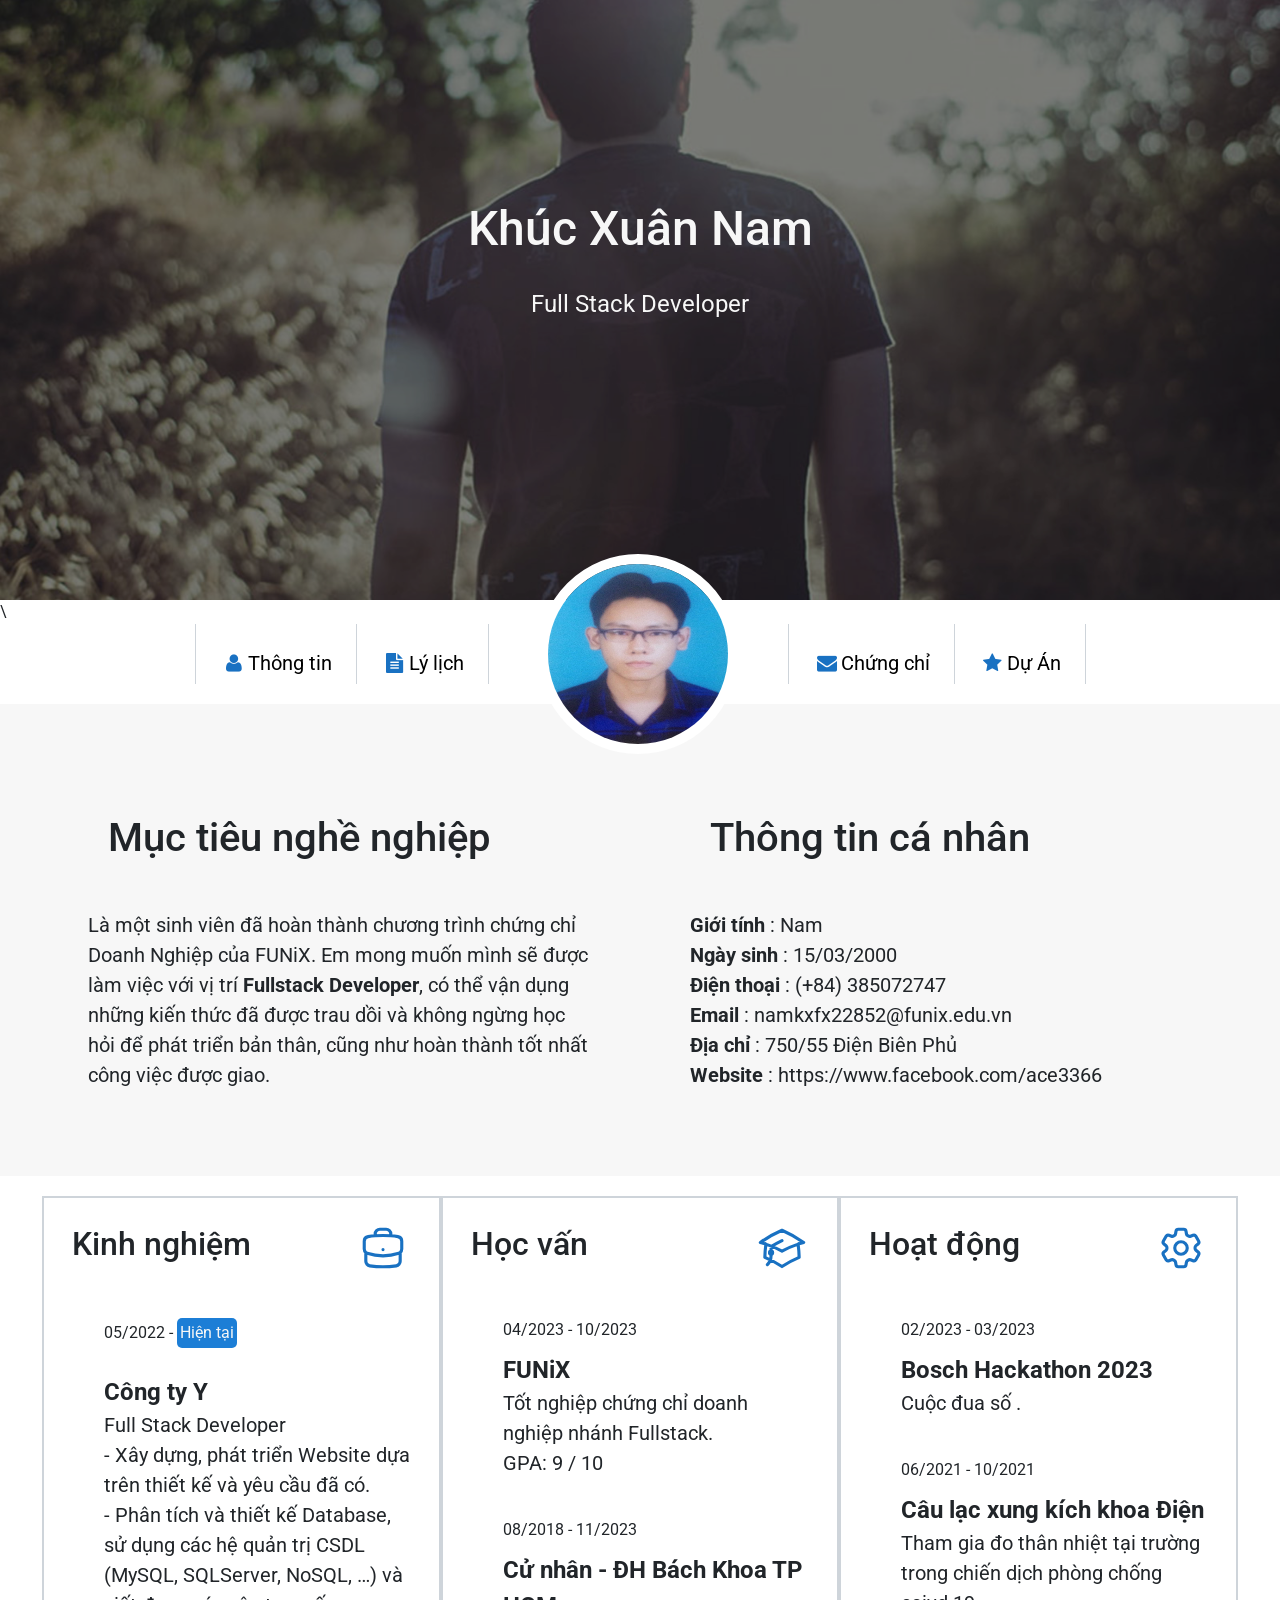
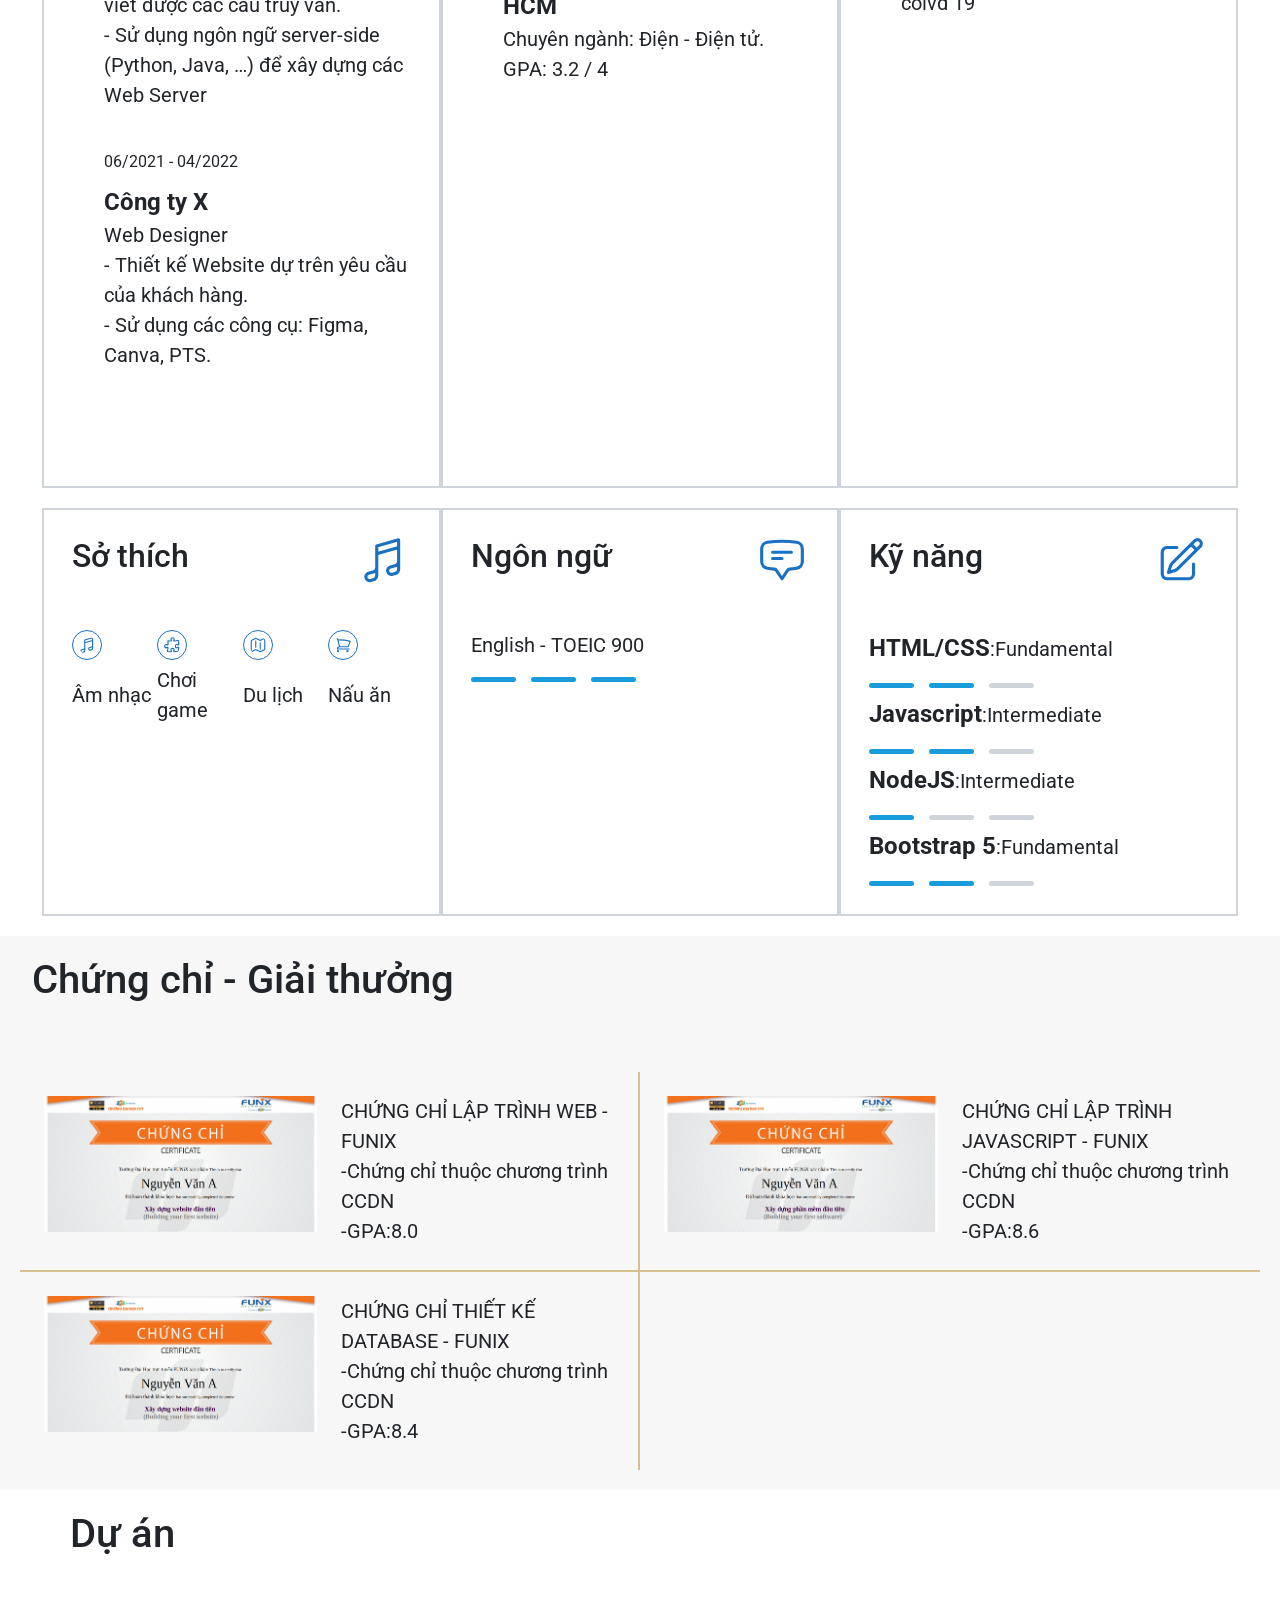
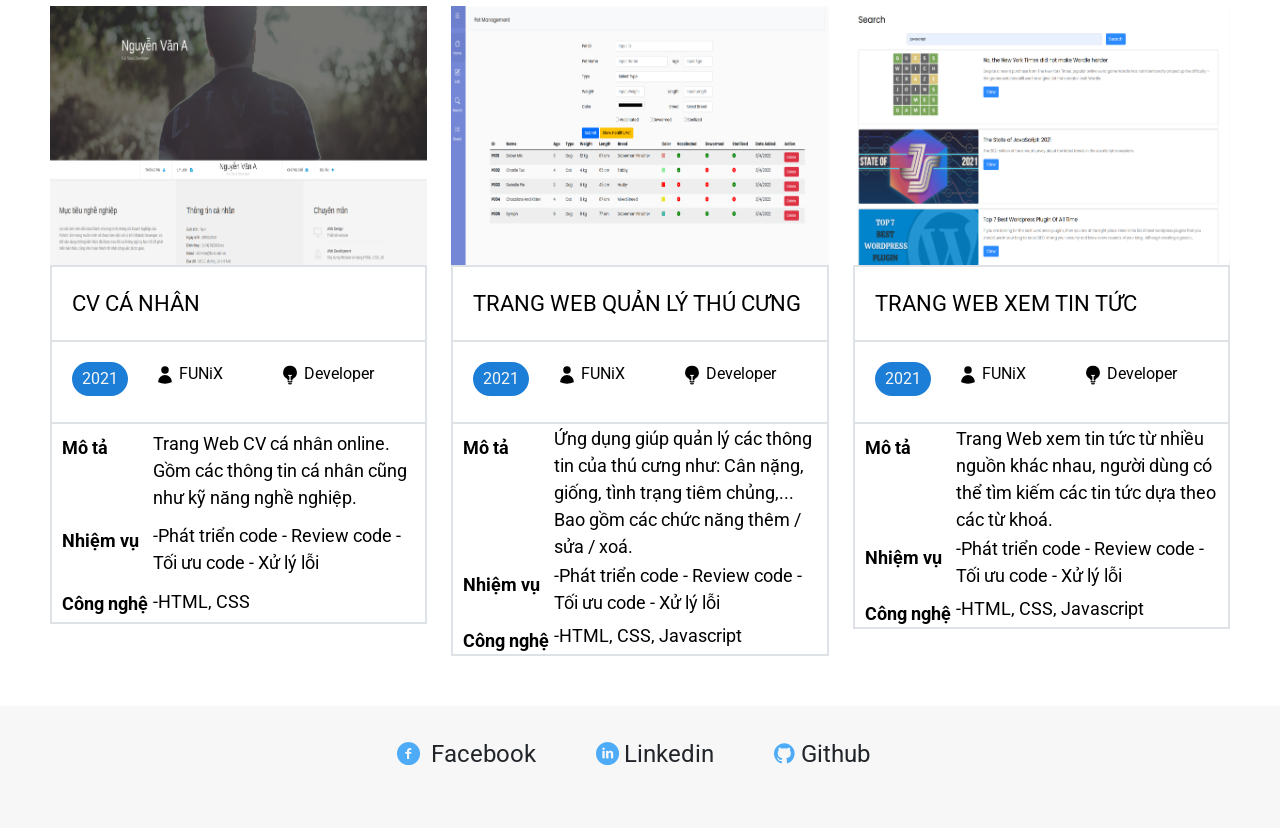
<file: index.html>
<!DOCTYPE html>
<html lang="en">
  <head>
    <meta charset="UTF-8" />
    <meta http-equiv="X-UA-Compatible" content="IE=edge" />
    <meta name="viewport" content="width=device-width, initial-scale=1.0" />
    <link rel="stylesheet" href="./css/style.css" />
    <link rel="stylesheet" href="./css/tablet.css" />
    <link rel="stylesheet" href="./css/mobile.css" />
    <link rel="stylesheet" href="./css/font.css" />
    <link rel="preconnect" href="https://fonts.googleapis.com" />
    <link rel="preconnect" href="https://fonts.gstatic.com" crossorigin />
    <link
      href="https://fonts.googleapis.com/css2?family=Inter:wght@400;500;700&family=Roboto:wght@300;400;500;700&family=Rubik:wght@400;600;700&display=swap"
      rel="stylesheet"
    />
    <link href="https://cdn.jsdelivr.net/npm/bootstrap@5.3.1/dist/css/bootstrap.min.css" rel="stylesheet" integrity="sha384-4bw+/aepP/YC94hEpVNVgiZdgIC5+VKNBQNGCHeKRQN+PtmoHDEXuppvnDJzQIu9" crossorigin="anonymous">
    <title>Assignment 03</title>
  </head>
  <body>
    <div id="banner" class="containter">
      <img class="background-img" src="images/banner.jpg" alt="background" />\
      <div class="intro">
        <h1 class="my-name">Khúc Xuân Nam</h1>
      <span class="my-position">Full Stack Developer</span>
      </div>
      
    </div>

    <section id="nav-bar">
      <nav class="contain nav-bar">
        <a class="my-info-nav" href="#"
          ><i class="icon-user ico"></i>Thông tin</a
        >

        <a class="my-info-nav" href="#"
          ><i class="icon-doc-text-inv ico"></i>Lý lịch</a
        >
        <div class="my-info-nav middle-nav">
          <img class="avatar" src="/images/avatar.jpg" alt="My avatar">
          <!-- <h1 class="my-name-nav">Khúc Xuân Nam</h1>
          <span class="my-position-nav">Full Stack Developer</span> -->
        </div>
        <a class="my-info-nav" href="#">
          <i class="icon-mail-alt ico"></i>Chứng chỉ</a
        >

        <a class="my-info-nav" href="#"><i class="icon-star-1 ico"></i>Dự Án</a>
      </nav>
    </section>

    <section id="about" class="bg-grey">
      <div class="contain">
        <div class="row">
          <div id="target" class="col-sm-6">
            <h1 class="section-title">Mục tiêu nghề nghiệp</h1>
            <p>
              Là một sinh viên đã hoàn thành chương trình chứng chỉ Doanh Nghiệp
              của FUNiX. Em mong muốn mình sẽ được làm việc với vị trí
              <b>Fullstack Developer</b>, có thể vận dụng những kiến thức đã được
              trau dồi và không ngừng học hỏi để phát triển bản thân, cũng như
              hoàn thành tốt nhất công việc được giao.
            </p>
          </div>
          <div id="personal-info" class="col-sm-6">
            <h1 class="section-title">Thông tin cá nhân</h1>
            <ul class="mt-40 info">
              <li><span>Giới tính</span> : Nam</li>
              <li><span>Ngày sinh</span> : 15/03/2000</li>
              <li><span>Điện thoại</span> : (+84) 385072747</li>
              <li><span>Email</span> : namkxfx22852@funix.edu.vn</li>
              <li><span>Địa chỉ</span> : 750/55 Điện Biên Phủ</li>
              <li><span>Website</span> : https://www.facebook.com/ace3366</li>
            </ul>
          </div>
        </div>
        
      </div>
    </section>

    <section id="job-info">
      <div class="contain">
        <div class="row gx-3">
          <div class="info col-12 col-sm-6 col-md-4" style="margin-top: 20px">
            <h1>Kinh nghiệm</h1>
            <div class="ico">
              <svg
                xmlns="http://www.w3.org/2000/svg"
                fill="none"
                viewBox="0 0 24 24"
                stroke-width="1.5"
                stroke="currentColor"
                class="icons"
              >
                <path
                  stroke-linecap="round"
                  stroke-linejoin="round"
                  d="M20.25 14.15v4.25c0 1.094-.787 2.036-1.872 2.18-2.087.277-4.216.42-6.378.42s-4.291-.143-6.378-.42c-1.085-.144-1.872-1.086-1.872-2.18v-4.25m16.5 0a2.18 2.18 0 00.75-1.661V8.706c0-1.081-.768-2.015-1.837-2.175a48.114 48.114 0 00-3.413-.387m4.5 8.006c-.194.165-.42.295-.673.38A23.978 23.978 0 0112 15.75c-2.648 0-5.195-.429-7.577-1.22a2.016 2.016 0 01-.673-.38m0 0A2.18 2.18 0 013 12.489V8.706c0-1.081.768-2.015 1.837-2.175a48.111 48.111 0 013.413-.387m7.5 0V5.25A2.25 2.25 0 0013.5 3h-3a2.25 2.25 0 00-2.25 2.25v.894m7.5 0a48.667 48.667 0 00-7.5 0M12 12.75h.008v.008H12v-.008z"
                />
              </svg>
            </div>

            <div class="section-content">
              <ul class="milestone">
                <li class="milestone">
                  <!-- Section 1-->
                  <div class="small-section">
                    <div class="period">
                      05/2022 -
                      <p class="present">Hiện tại</p>
                    </div>
                    <div class="content">
                      <b>Công ty Y</b>
                      <br />Full Stack Developer <br />- Xây dựng, phát triển
                      Website dựa trên thiết kế và yêu cầu đã có. <br />- Phân
                      tích và thiết kế Database, sử dụng các hệ quản trị CSDL
                      (MySQL, SQLServer, NoSQL, …) và viết được các câu truy vấn.
                      <br />- Sử dụng ngôn ngữ server-side (Python, Java, …) để
                      xây dựng các Web Server
                    </div>
                  </div>
                </li>
                <li class="milestone">
                  <!-- Section 2-->
                  <div class="small-section">
                    <div class="period">06/2021 - 04/2022</div>
                    <div class="content">
                      <b>Công ty X</b>
                      <br />Web Designer <br />- Thiết kế Website dự trên yêu cầu
                      của khách hàng. <br />- Sử dụng các công cụ: Figma, Canva,
                      PTS.
                    </div>
                  </div>
                </li>
              </ul>
            </div>
          </div>

          <div class="info col-12 col-sm-6 col-md-4" style="margin-top: 20px">
            <h1>Học vấn</h1>
            <div class="ico">
              <svg
                xmlns="http://www.w3.org/2000/svg"
                fill="none"
                viewBox="0 0 24 24"
                stroke-width="1.5"
                stroke="currentColor"
                class="icons"
              >
                <path
                  stroke-linecap="round"
                  stroke-linejoin="round"
                  d="M4.26 10.147a60.436 60.436 0 00-.491 6.347A48.627 48.627 0 0112 20.904a48.627 48.627 0 018.232-4.41 60.46 60.46 0 00-.491-6.347m-15.482 0a50.57 50.57 0 00-2.658-.813A59.905 59.905 0 0112 3.493a59.902 59.902 0 0110.399 5.84c-.896.248-1.783.52-2.658.814m-15.482 0A50.697 50.697 0 0112 13.489a50.702 50.702 0 017.74-3.342M6.75 15a.75.75 0 100-1.5.75.75 0 000 1.5zm0 0v-3.675A55.378 55.378 0 0112 8.443m-7.007 11.55A5.981 5.981 0 006.75 15.75v-1.5"
                />
              </svg>
            </div>

            <div class="section-content">
              <!-- Mốc thời gian và thành tựu đạt được gộp chung vào small-section
              Một small-section là một dòng trong list -->
              <ul class="milestone">
                <li class="milestone">
                  <!-- Section 1-->
                  <div class="small-section">
                    <div class="period">04/2023 - 10/2023</div>
                    <div class="content">
                      <b>FUNiX</b>
                      <br />Tốt nghiệp chứng chỉ doanh nghiệp nhánh Fullstack.
                      <br />GPA: 9 / 10
                    </div>
                  </div>
                </li>
                <li class="milestone">
                  <!-- Section 2-->
                  <div class="small-section">
                    <div class="period">08/2018 - 11/2023</div>
                    <div class="content">
                      <b>Cử nhân - ĐH Bách Khoa TP HCM</b>
                      <br />Chuyên ngành: Điện - Điện tử. <br />GPA: 3.2 / 4
                    </div>
                  </div>
                </li>
              </ul>
            </div>
          </div>

          <div class="info col-12 col-sm-6 col-md-4" style="margin-top: 20px">
            <h1>Hoạt động</h1>
            <div class="ico">
              <svg
                xmlns="http://www.w3.org/2000/svg"
                fill="none"
                viewBox="0 0 24 24"
                stroke-width="1.5"
                stroke="currentColor"
                class="icons"
              >
                <path
                  stroke-linecap="round"
                  stroke-linejoin="round"
                  d="M9.594 3.94c.09-.542.56-.94 1.11-.94h2.593c.55 0 1.02.398 1.11.94l.213 1.281c.063.374.313.686.645.87.074.04.147.083.22.127.324.196.72.257 1.075.124l1.217-.456a1.125 1.125 0 011.37.49l1.296 2.247a1.125 1.125 0 01-.26 1.431l-1.003.827c-.293.24-.438.613-.431.992a6.759 6.759 0 010 .255c-.007.378.138.75.43.99l1.005.828c.424.35.534.954.26 1.43l-1.298 2.247a1.125 1.125 0 01-1.369.491l-1.217-.456c-.355-.133-.75-.072-1.076.124a6.57 6.57 0 01-.22.128c-.331.183-.581.495-.644.869l-.213 1.28c-.09.543-.56.941-1.11.941h-2.594c-.55 0-1.02-.398-1.11-.94l-.213-1.281c-.062-.374-.312-.686-.644-.87a6.52 6.52 0 01-.22-.127c-.325-.196-.72-.257-1.076-.124l-1.217.456a1.125 1.125 0 01-1.369-.49l-1.297-2.247a1.125 1.125 0 01.26-1.431l1.004-.827c.292-.24.437-.613.43-.992a6.932 6.932 0 010-.255c.007-.378-.138-.75-.43-.99l-1.004-.828a1.125 1.125 0 01-.26-1.43l1.297-2.247a1.125 1.125 0 011.37-.491l1.216.456c.356.133.751.072 1.076-.124.072-.044.146-.087.22-.128.332-.183.582-.495.644-.869l.214-1.281z"
                />
                <path
                  stroke-linecap="round"
                  stroke-linejoin="round"
                  d="M15 12a3 3 0 11-6 0 3 3 0 016 0z"
                />
              </svg>
            </div>

            <div class="section-content">
              <ul class="milestone">
                <li class="milestone">
                  <!-- Section 1 -->
                  <div class="small-section">
                    <div class="period">02/2023 - 03/2023</div>
                    <div class="content">
                      <b>Bosch Hackathon 2023</b>
                      <br />Cuộc đua số .
                    </div>
                  </div>
                </li>
                <li class="milestone">
                  <!-- Section 2 -->
                  <div class="small-section">
                    <div class="period">06/2021 - 10/2021</div>
                    <div class="content">
                      <b>Câu lạc xung kích khoa Điện</b>
                      <br />Tham gia đo thân nhiệt tại trường trong chiến dịch
                      phòng chống coivd 19
                    </div>
                  </div>
                </li>
              </ul>
            </div>
          </div>
     
          <div class="info hobby col-12 col-sm-6 col-md-4" style="margin-top: 20px">
            <h1>Sở thích</h1>
  
            <div class="ico">
              <svg
                xmlns="http://www.w3.org/2000/svg"
                fill="none"
                viewBox="0 0 24 24"
                stroke-width="1.5"
                stroke="currentColor"
                class="icons"
              >
                <path
                  stroke-linecap="round"
                  stroke-linejoin="round"
                  d="M9 9l10.5-3m0 6.553v3.75a2.25 2.25 0 01-1.632 2.163l-1.32.377a1.803 1.803 0 11-.99-3.467l2.31-.66a2.25 2.25 0 001.632-2.163zm0 0V2.25L9 5.25v10.303m0 0v3.75a2.25 2.25 0 01-1.632 2.163l-1.32.377a1.803 1.803 0 01-.99-3.467l2.31-.66A2.25 2.25 0 009 15.553z"
                />
              </svg>
            </div>
  
            <div class="section-content">
              <div class="hobby-list">
                <div class="ico-hobby">
                  <svg
                    xmlns="http://www.w3.org/2000/svg"
                    fill="none"
                    viewBox="0 0 24 24"
                    stroke-width="1.5"
                    stroke="currentColor"
                    class="icons"
                  >
                    <path
                      stroke-linecap="round"
                      stroke-linejoin="round"
                      d="M9 9l10.5-3m0 6.553v3.75a2.25 2.25 0 01-1.632 2.163l-1.32.377a1.803 1.803 0 11-.99-3.467l2.31-.66a2.25 2.25 0 001.632-2.163zm0 0V2.25L9 5.25v10.303m0 0v3.75a2.25 2.25 0 01-1.632 2.163l-1.32.377a1.803 1.803 0 01-.99-3.467l2.31-.66A2.25 2.25 0 009 15.553z"
                    />
                  </svg>
                </div>
                <div class="ico-hobby">
                  <svg
                    xmlns="http://www.w3.org/2000/svg"
                    fill="none"
                    viewBox="0 0 24 24"
                    stroke-width="1.5"
                    stroke="currentColor"
                    class="icons"
                  >
                    <path
                      stroke-linecap="round"
                      stroke-linejoin="round"
                      d="M14.25 6.087c0-.355.186-.676.401-.959.221-.29.349-.634.349-1.003 0-1.036-1.007-1.875-2.25-1.875s-2.25.84-2.25 1.875c0 .369.128.713.349 1.003.215.283.401.604.401.959v0a.64.64 0 01-.657.643 48.39 48.39 0 01-4.163-.3c.186 1.613.293 3.25.315 4.907a.656.656 0 01-.658.663v0c-.355 0-.676-.186-.959-.401a1.647 1.647 0 00-1.003-.349c-1.036 0-1.875 1.007-1.875 2.25s.84 2.25 1.875 2.25c.369 0 .713-.128 1.003-.349.283-.215.604-.401.959-.401v0c.31 0 .555.26.532.57a48.039 48.039 0 01-.642 5.056c1.518.19 3.058.309 4.616.354a.64.64 0 00.657-.643v0c0-.355-.186-.676-.401-.959a1.647 1.647 0 01-.349-1.003c0-1.035 1.008-1.875 2.25-1.875 1.243 0 2.25.84 2.25 1.875 0 .369-.128.713-.349 1.003-.215.283-.4.604-.4.959v0c0 .333.277.599.61.58a48.1 48.1 0 005.427-.63 48.05 48.05 0 00.582-4.717.532.532 0 00-.533-.57v0c-.355 0-.676.186-.959.401-.29.221-.634.349-1.003.349-1.035 0-1.875-1.007-1.875-2.25s.84-2.25 1.875-2.25c.37 0 .713.128 1.003.349.283.215.604.401.96.401v0a.656.656 0 00.658-.663 48.422 48.422 0 00-.37-5.36c-1.886.342-3.81.574-5.766.689a.578.578 0 01-.61-.58v0z"
                    />
                  </svg>
                </div>
                <div class="ico-hobby">
                  <svg
                    xmlns="http://www.w3.org/2000/svg"
                    fill="none"
                    viewBox="0 0 24 24"
                    stroke-width="1.5"
                    stroke="currentColor"
                    class="icons"
                  >
                    <path
                      stroke-linecap="round"
                      stroke-linejoin="round"
                      d="M9 6.75V15m6-6v8.25m.503 3.498l4.875-2.437c.381-.19.622-.58.622-1.006V4.82c0-.836-.88-1.38-1.628-1.006l-3.869 1.934c-.317.159-.69.159-1.006 0L9.503 3.252a1.125 1.125 0 00-1.006 0L3.622 5.689C3.24 5.88 3 6.27 3 6.695V19.18c0 .836.88 1.38 1.628 1.006l3.869-1.934c.317-.159.69-.159 1.006 0l4.994 2.497c.317.158.69.158 1.006 0z"
                    />
                  </svg>
                </div>
                <div class="ico-hobby">
                  <svg
                    xmlns="http://www.w3.org/2000/svg"
                    fill="none"
                    viewBox="0 0 24 24"
                    stroke-width="1.5"
                    stroke="currentColor"
                    class="icons"
                  >
                    <path
                      stroke-linecap="round"
                      stroke-linejoin="round"
                      d="M2.25 3h1.386c.51 0 .955.343 1.087.835l.383 1.437M7.5 14.25a3 3 0 00-3 3h15.75m-12.75-3h11.218c1.121-2.3 2.1-4.684 2.924-7.138a60.114 60.114 0 00-16.536-1.84M7.5 14.25L5.106 5.272M6 20.25a.75.75 0 11-1.5 0 .75.75 0 011.5 0zm12.75 0a.75.75 0 11-1.5 0 .75.75 0 011.5 0z"
                    />
                  </svg>
                </div>
                <div>Âm nhạc</div>
                <div>Chơi game</div>
                <div>Du lịch</div>
                <div>Nấu ăn</div>
              </div>
            </div>
          </div>
  
          <div class="info lang col-12 col-sm-6 col-md-4" style="margin-top: 20px">
            <h1>Ngôn ngữ</h1>
            <div class="ico">
              <svg
                xmlns="http://www.w3.org/2000/svg"
                fill="none"
                viewBox="0 0 24 24"
                stroke-width="1.5"
                stroke="currentColor"
                class="icons"
              >
                <path
                  stroke-linecap="round"
                  stroke-linejoin="round"
                  d="M7.5 8.25h9m-9 3H12m-9.75 1.51c0 1.6 1.123 2.994 2.707 3.227 1.129.166 2.27.293 3.423.379.35.026.67.21.865.501L12 21l2.755-4.133a1.14 1.14 0 01.865-.501 48.172 48.172 0 003.423-.379c1.584-.233 2.707-1.626 2.707-3.228V6.741c0-1.602-1.123-2.995-2.707-3.228A48.394 48.394 0 0012 3c-2.392 0-4.744.175-7.043.513C3.373 3.746 2.25 5.14 2.25 6.741v6.018z"
                />
              </svg>
            </div>
  
            <div class="section-content">
              <div class="language">English - TOEIC 900</div>
              
              <span class="scale"> </span>
              <span class="scale"> </span>
              <span class="scale"> </span>
            </div>
          </div>
  
          <div class="info skill col-12 col-sm-6 col-md-4" style="margin-top: 20px">
            <h1>Kỹ năng</h1>
            <div class="ico">
              <svg
                xmlns="http://www.w3.org/2000/svg"
                fill="none"
                viewBox="0 0 24 24"
                stroke-width="1.5"
                stroke="currentColor"
                class="icons"
              >
                <path
                  stroke-linecap="round"
                  stroke-linejoin="round"
                  d="M16.862 4.487l1.687-1.688a1.875 1.875 0 112.652 2.652L10.582 16.07a4.5 4.5 0 01-1.897 1.13L6 18l.8-2.685a4.5 4.5 0 011.13-1.897l8.932-8.931zm0 0L19.5 7.125M18 14v4.75A2.25 2.25 0 0115.75 21H5.25A2.25 2.25 0 013 18.75V8.25A2.25 2.25 0 015.25 6H10"
                />
              </svg>
            </div>
  
            <div class="section-content">
              <!-- <!-- Section 1 -->
              <div class="small-section">
                <div class="content"><b>HTML/CSS</b>:Fundamental</div>
                <!-- Nếu đạt được mốc xanh là cho class scale, chưa đạt được mốc xanh cho scale-gray -->
                <span class="scale"> </span>
                <span class="scale"> </span>
                <span class="scale-gray"> </span>
              </div>
              <!-- Section 2-->
              <div class="small-section">
                <div class="content"><b>Javascript</b>:Intermediate</div>
                <span class="scale"> </span>
                <span class="scale"> </span>
                <span class="scale-gray"> </span>
              </div>
              <!-- Section 3-->
              <div class="small-section">
                <div class="content"><b>NodeJS</b>:Intermediate</div>
                <span class="scale"> </span>
                <span class="scale-gray"> </span>
                <span class="scale-gray"> </span>
              </div>
              <!-- Section 4-->
              <div class="small-section">
                <div class="content"><b>Bootstrap 5</b>:Fundamental</div>
                <span class="scale"> </span>
                <span class="scale"> </span>
                <span class="scale-gray"> </span>
              </div>
            </div>
          </div>
        </div>
        
      </div>
    </section>
    <section id="certificate" class="bg-grey">
      <div class="container-fluid">
        <h1 class="section-title">Chứng chỉ - Giải thưởng</h1>
        <div class="section-content">
          <div class="row">
              <!-- Section 1-->
            <div class="small-section col-12 col-sm-6 p-4">
              <div class="row">
                <div class="cert col-md-6 col-sm-12">
                  <img
                    class="cert-img"
                    src="/images/Cert_DBI.png"
                    alt="chung chi"
                  />
                </div>
                <div class="content col-md-6 col-sm-12">
                  <div class="title">CHỨNG CHỈ LẬP TRÌNH WEB - FUNIX</div>
                  <div clas="detail">
                  -Chứng chỉ thuộc chương trình CCDN<br />
                  -GPA:8.0
                  </div>
                </div>
              </div>                       
            </div>

            <!-- Section 2-->
            <div class="small-section col-12 col-sm-6 p-4">
              <div class="row">
                <div class="cert col-md-6 col-sm-12">
                  <img
                    class="cert-img"
                    src="/images/Cert_PRF.png"
                    alt="chung chi"
                  />
                </div>
                <div class="content col-md-6 col-sm-12">
                  <div class="title">CHỨNG CHỈ LẬP TRÌNH JAVASCRIPT - FUNIX</div>
                  <div clas="detail">
                    -Chứng chỉ thuộc chương trình CCDN<br />
                    -GPA:8.6
                  </div>
                </div>
              </div>                           
            </div>

            <!-- Section 3-->
            <div class="small-section col-12 col-sm-6 p-4">
              <div class="row ">
                <div class="cert col-md-6 col-sm-12">
                  <img
                    class="cert-img"
                    src="/images/Cert_WEB.png"
                    alt="chung chi"
                  />
                </div>
                <div class="content col-md-6 col-sm-12">
                  <div class="title">CHỨNG CHỈ THIẾT KẾ DATABASE - FUNIX</div>
                  <div clas="detail">
                    -Chứng chỉ thuộc chương trình CCDN<br />
                    -GPA:8.4
                  </div>
                </div>
              </div>
              
              
            </div>
          </div>
          
        </div>
      </div>
    </section>

    <section id="project">
      <div class="contain">
        <h1 class="section-title">Dự án</h1>
        <div class="all-project">
          <div class="row">
            <a href="digital-cv.html" target="_blank" class="pro-detail col-12 col-sm-4">
              <img
                class="project-img"
                src="/images/project_1.png"
                alt="project 1"
              />
              <div class="pro-name detail">CV CÁ NHÂN</div>

              <div class="pro-des detail">               
                  <div class="contain-year">
                    <div class="year">2021</div>
                  </div>                                 
                  <div class="com-pos">
                    <div class="com">
                      <svg
                            xmlns="http://www.w3.org/2000/svg"
                            viewBox="0 0 24 24"
                            fill="currentColor"
                            class="icons"
                          >
                            <path
                              fill-rule="evenodd"
                              d="M7.5 6a4.5 4.5 0 119 0 4.5 4.5 0 01-9 0zM3.751 20.105a8.25 8.25 0 0116.498 0 .75.75 0 01-.437.695A18.683 18.683 0 0112 22.5c-2.786 0-5.433-.608-7.812-1.7a.75.75 0 01-.437-.695z"
                              clip-rule="evenodd"
                            />
                      </svg>
                      <p>FUNiX</p>
                    </div>          
                    <div class="pos">
                          <svg
                            xmlns="http://www.w3.org/2000/svg"
                            viewBox="0 0 24 24"
                            fill="currentColor"
                            class="icons"
                          >
                            <path
                              d="M12 .75a8.25 8.25 0 00-4.135 15.39c.686.398 1.115 1.008 1.134 1.623a.75.75 0 00.577.706c.352.083.71.148 1.074.195.323.041.6-.218.6-.544v-4.661a6.714 6.714 0 01-.937-.171.75.75 0 11.374-1.453 5.261 5.261 0 002.626 0 .75.75 0 11.374 1.452 6.712 6.712 0 01-.937.172v4.66c0 .327.277.586.6.545.364-.047.722-.112 1.074-.195a.75.75 0 00.577-.706c.02-.615.448-1.225 1.134-1.623A8.25 8.25 0 0012 .75z"
                            />
                            <path
                              fill-rule="evenodd"
                              d="M9.013 19.9a.75.75 0 01.877-.597 11.319 11.319 0 004.22 0 .75.75 0 11.28 1.473 12.819 12.819 0 01-4.78 0 .75.75 0 01-.597-.876zM9.754 22.344a.75.75 0 01.824-.668 13.682 13.682 0 002.844 0 .75.75 0 11.156 1.492 15.156 15.156 0 01-3.156 0 .75.75 0 01-.668-.824z"
                              clip-rule="evenodd"
                            />
                          </svg>
                          <p>Developer</p>
                    </div>
                  </div>                                                                                  
              </div>

              <table class="detail">
                <tr>
                  <th>Mô tả</th>
                  <td>
                    Trang Web CV cá nhân online. Gồm các thông tin cá nhân cũng
                    như kỹ năng nghề nghiệp.
                  </td>
                </tr>
                <tr>
                  <th>Nhiệm vụ</th>
                  <td>
                    -Phát triển code - Review code - Tối ưu code - Xử lý lỗi
                  </td>
                </tr>
                <tr>
                  <th>Công nghệ</th>
                  <td>-HTML, CSS</td>
                </tr>
              </table>
            </a>
              
            <a href="digital-cv-2.html" target="_blank" class="pro-detail col-12 col-sm-4"">
              <img
                class="project-img"
                src="/images/project_2.png"
                alt="project 2"
              />
              <div class="pro-name detail">TRANG WEB QUẢN LÝ THÚ CƯNG</div>
              <div class="pro-des detail">
                <div class="contain-year">
                  <div class="year">2021</div>
                </div>
                
                <div class="com-pos">
                  <div class="com">
                    <svg
                      xmlns="http://www.w3.org/2000/svg"
                      viewBox="0 0 24 24"
                      fill="currentColor"
                      class="icons"
                    >
                      <path
                        fill-rule="evenodd"
                        d="M7.5 6a4.5 4.5 0 119 0 4.5 4.5 0 01-9 0zM3.751 20.105a8.25 8.25 0 0116.498 0 .75.75 0 01-.437.695A18.683 18.683 0 0112 22.5c-2.786 0-5.433-.608-7.812-1.7a.75.75 0 01-.437-.695z"
                        clip-rule="evenodd"
                      />
                    </svg>
                    <p>FUNiX</p>
                  </div>
    
                  <div class="pos">
                    <svg
                      xmlns="http://www.w3.org/2000/svg"
                      viewBox="0 0 24 24"
                      fill="currentColor"
                      class="icons"
                    >
                      <path
                        d="M12 .75a8.25 8.25 0 00-4.135 15.39c.686.398 1.115 1.008 1.134 1.623a.75.75 0 00.577.706c.352.083.71.148 1.074.195.323.041.6-.218.6-.544v-4.661a6.714 6.714 0 01-.937-.171.75.75 0 11.374-1.453 5.261 5.261 0 002.626 0 .75.75 0 11.374 1.452 6.712 6.712 0 01-.937.172v4.66c0 .327.277.586.6.545.364-.047.722-.112 1.074-.195a.75.75 0 00.577-.706c.02-.615.448-1.225 1.134-1.623A8.25 8.25 0 0012 .75z"
                      />
                      <path
                        fill-rule="evenodd"
                        d="M9.013 19.9a.75.75 0 01.877-.597 11.319 11.319 0 004.22 0 .75.75 0 11.28 1.473 12.819 12.819 0 01-4.78 0 .75.75 0 01-.597-.876zM9.754 22.344a.75.75 0 01.824-.668 13.682 13.682 0 002.844 0 .75.75 0 11.156 1.492 15.156 15.156 0 01-3.156 0 .75.75 0 01-.668-.824z"
                        clip-rule="evenodd"
                      />
                    </svg>
                    <p>Developer</p>
                  </div>
                </div>

                
              </div>
              <table class="detail">
                <tr>
                  <th>Mô tả</th>
                  <td>
                    Ứng dụng giúp quản lý các thông tin của thú cưng như: Cân
                    nặng, giống, tình trạng tiêm chủng,... Bao gồm các chức năng
                    thêm / sửa / xoá.
                  </td>
                </tr>
                <tr>
                  <th>Nhiệm vụ</th>
                  <td>
                    -Phát triển code - Review code - Tối ưu code - Xử lý lỗi
                  </td>
                </tr>
                <tr>
                  <th>Công nghệ</th>
                  <td>-HTML, CSS, Javascript</td>
                </tr>
              </table>
            </a>
  
            <a href="digital-cv-3.html" target="_blank" class="pro-detail col-12 col-sm-4"">
              <img
                class="project-img"
                src="/images/project_3.png"
                alt="project 3"
              />
              <div class="pro-name detail">TRANG WEB XEM TIN TỨC</div>
              <div class="pro-des detail">
                <div class="contain-year">
                  <div class="year">2021</div>
                </div>
                
                <div class="com-pos">
                  <div class="com">
                    <svg
                      xmlns="http://www.w3.org/2000/svg"
                      viewBox="0 0 24 24"
                      fill="currentColor"
                      class="icons"
                    >
                      <path
                        fill-rule="evenodd"
                        d="M7.5 6a4.5 4.5 0 119 0 4.5 4.5 0 01-9 0zM3.751 20.105a8.25 8.25 0 0116.498 0 .75.75 0 01-.437.695A18.683 18.683 0 0112 22.5c-2.786 0-5.433-.608-7.812-1.7a.75.75 0 01-.437-.695z"
                        clip-rule="evenodd"
                      />
                    </svg>
                    <p>FUNiX</p>
                  </div>
    
                  <div class="pos">
                    <svg
                      xmlns="http://www.w3.org/2000/svg"
                      viewBox="0 0 24 24"
                      fill="currentColor"
                      class="icons"
                    >
                      <path
                        d="M12 .75a8.25 8.25 0 00-4.135 15.39c.686.398 1.115 1.008 1.134 1.623a.75.75 0 00.577.706c.352.083.71.148 1.074.195.323.041.6-.218.6-.544v-4.661a6.714 6.714 0 01-.937-.171.75.75 0 11.374-1.453 5.261 5.261 0 002.626 0 .75.75 0 11.374 1.452 6.712 6.712 0 01-.937.172v4.66c0 .327.277.586.6.545.364-.047.722-.112 1.074-.195a.75.75 0 00.577-.706c.02-.615.448-1.225 1.134-1.623A8.25 8.25 0 0012 .75z"
                      />
                      <path
                        fill-rule="evenodd"
                        d="M9.013 19.9a.75.75 0 01.877-.597 11.319 11.319 0 004.22 0 .75.75 0 11.28 1.473 12.819 12.819 0 01-4.78 0 .75.75 0 01-.597-.876zM9.754 22.344a.75.75 0 01.824-.668 13.682 13.682 0 002.844 0 .75.75 0 11.156 1.492 15.156 15.156 0 01-3.156 0 .75.75 0 01-.668-.824z"
                        clip-rule="evenodd"
                      />
                    </svg>
                    <p>Developer</p>
                  </div>
                </div>
                
              </div>
              <table class="detail">
                <tr>
                  <th>Mô tả</th>
                  <td>
                    Trang Web xem tin tức từ nhiều nguồn khác nhau, người dùng có
                    thể tìm kiếm các tin tức dựa theo các từ khoá.
                  </td>
                </tr>
                <tr>
                  <th>Nhiệm vụ</th>
                  <td>
                    -Phát triển code - Review code - Tối ưu code - Xử lý lỗi
                  </td>
                </tr>
                <tr>
                  <th>Công nghệ</th>
                  <td>-HTML, CSS, Javascript</td>
                </tr>
              </table>
            </a>
          </div>
          
        </div>
      </div>
    </section>

    <section id="footer" class="bg-grey">
      <div class="contain">
        <ul>
          <li><a class="info-link" href="https://www.facebook.com/ace3366" target="_blank"><i class="icon-facebook-circled icons"></i></a> </i>Facebook</li>
          <li><a class="info-link" href="#" target="_blank"><i class="icon-linkedin-circled icons"></i></a>Linkedin</li>
          <li><a class="info-link" href="https://github.com/ace3366" target="_blank"><i class="icon-github-circled icons"></i></a>Github</li>
        </ul>
      </div>
    </section>
    <script src="https://cdn.jsdelivr.net/npm/bootstrap@5.3.1/dist/js/bootstrap.bundle.min.js" integrity="sha384-HwwvtgBNo3bZJJLYd8oVXjrBZt8cqVSpeBNS5n7C8IVInixGAoxmnlMuBnhbgrkm" crossorigin="anonymous"></script>
  </body>
</html>
</file>
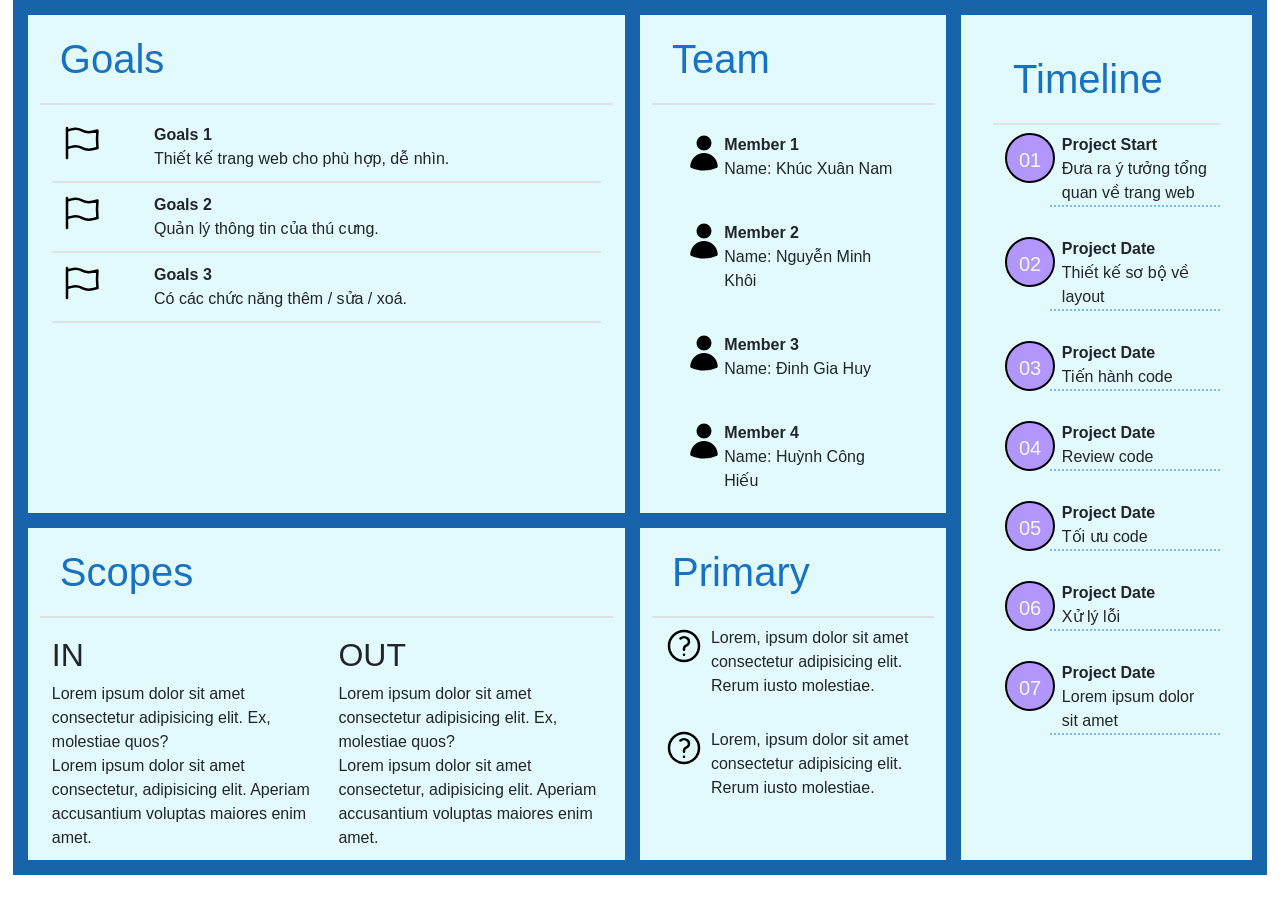
<file: digital-cv-2.html>
<!DOCTYPE html>
<html lang="en">
  <head>
    <meta charset="UTF-8" />
    <meta name="viewport" content="width=device-width, initial-scale=1.0" />
    <link rel="stylesheet" href="./css/style.css" />
    <link rel="stylesheet" href="./css/tablet.css" />
    <link rel="stylesheet" href="./css/mobile.css" />
    <link
      href="https://cdn.jsdelivr.net/npm/bootstrap@5.3.1/dist/css/bootstrap.min.css"
      rel="stylesheet"
      integrity="sha384-4bw+/aepP/YC94hEpVNVgiZdgIC5+VKNBQNGCHeKRQN+PtmoHDEXuppvnDJzQIu9"
      crossorigin="anonymous"
    />
    <title>Digital CV</title>
  </head>
  <body>
    <div class="cv-container">
      <div class="digital-cv row">
        <!-- Container chứa 4 mục đầu -->
        <div class="first-half col-md-9 col-sm-12">
          <div class="row first-grid">
            <!-- Phần goals -->
            <div class="goals cv-section col-md-8 col-12">
              <h1>Goals</h1>
              <div class="container">
                <div class="g1 g-section">
                  <div class="row">
                    <div class="ico col-md-2 col-12">
                      <svg
                        xmlns="http://www.w3.org/2000/svg"
                        fill="none"
                        viewBox="0 0 24 24"
                        stroke-width="1.5"
                        stroke="currentColor"
                        class="icon"
                      >
                        <path
                          stroke-linecap="round"
                          stroke-linejoin="round"
                          d="M3 3v1.5M3 21v-6m0 0l2.77-.693a9 9 0 016.208.682l.108.054a9 9 0 006.086.71l3.114-.732a48.524 48.524 0 01-.005-10.499l-3.11.732a9 9 0 01-6.085-.711l-.108-.054a9 9 0 00-6.208-.682L3 4.5M3 15V4.5"
                        />
                      </svg>
                    </div>
                    <div class="detail col-md-10 col-12">
                      <div class="goal-header">Goals 1</div>
                      <div class="goal-content">
                        Thiết kế trang web cho phù hợp, dễ nhìn.
                      </div>
                    </div>
                  </div>
                </div>
                <div class="g2 g-section">
                  <div class="row">
                    <div class="ico col-md-2 col-12">
                      <svg
                        xmlns="http://www.w3.org/2000/svg"
                        fill="none"
                        viewBox="0 0 24 24"
                        stroke-width="1.5"
                        stroke="currentColor"
                        class="icon"
                      >
                        <path
                          stroke-linecap="round"
                          stroke-linejoin="round"
                          d="M3 3v1.5M3 21v-6m0 0l2.77-.693a9 9 0 016.208.682l.108.054a9 9 0 006.086.71l3.114-.732a48.524 48.524 0 01-.005-10.499l-3.11.732a9 9 0 01-6.085-.711l-.108-.054a9 9 0 00-6.208-.682L3 4.5M3 15V4.5"
                        />
                      </svg>
                    </div>
                    <div class="detail col-md-10 col-12">
                      <div class="goal-header">Goals 2</div>
                      <div class="goal-content">
                        Quản lý thông tin của thú cưng.
                      </div>
                    </div>
                  </div>
                </div>
                <div class="g3 g-section">
                  <div class="row">
                    <div class="ico col-md-2 col-12">
                      <svg
                        xmlns="http://www.w3.org/2000/svg"
                        fill="none"
                        viewBox="0 0 24 24"
                        stroke-width="1.5"
                        stroke="currentColor"
                        class="icon"
                      >
                        <path
                          stroke-linecap="round"
                          stroke-linejoin="round"
                          d="M3 3v1.5M3 21v-6m0 0l2.77-.693a9 9 0 016.208.682l.108.054a9 9 0 006.086.71l3.114-.732a48.524 48.524 0 01-.005-10.499l-3.11.732a9 9 0 01-6.085-.711l-.108-.054a9 9 0 00-6.208-.682L3 4.5M3 15V4.5"
                        />
                      </svg>
                    </div>
                    <div class="detail col-md-10 col-12">
                      <div class="goal-header">Goals 3</div>
                      <div class="goal-content">
                        Có các chức năng thêm / sửa / xoá.
                      </div>
                    </div>
                  </div>
                </div>
              </div>
            </div>
            <!-- Phần team -->
            <div class="team cv-section col-md-4 col-12">
              <h1>Team</h1>
              <div class="container">
                <div class="member">
                  <div class="row">
                    <div class="ico col-md-2 col-12">
                      <svg
                        xmlns="http://www.w3.org/2000/svg"
                        viewBox="0 0 24 24"
                        fill="currentColor"
                        class="icon"
                      >
                        <path
                          fill-rule="evenodd"
                          d="M7.5 6a4.5 4.5 0 119 0 4.5 4.5 0 01-9 0zM3.751 20.105a8.25 8.25 0 0116.498 0 .75.75 0 01-.437.695A18.683 18.683 0 0112 22.5c-2.786 0-5.433-.608-7.812-1.7a.75.75 0 01-.437-.695z"
                          clip-rule="evenodd"
                        />
                      </svg>
                    </div>
                    <div class="detail col-md-10 col-12">
                      <div class="member-num">Member 1</div>
                      <div class="member-name">Name: Khúc Xuân Nam</div>
                    </div>
                  </div>
                </div>
                <div class="member">
                  <div class="row">
                    <div class="ico col-md-2 col-12">
                      <svg
                        xmlns="http://www.w3.org/2000/svg"
                        viewBox="0 0 24 24"
                        fill="currentColor"
                        class="icon"
                      >
                        <path
                          fill-rule="evenodd"
                          d="M7.5 6a4.5 4.5 0 119 0 4.5 4.5 0 01-9 0zM3.751 20.105a8.25 8.25 0 0116.498 0 .75.75 0 01-.437.695A18.683 18.683 0 0112 22.5c-2.786 0-5.433-.608-7.812-1.7a.75.75 0 01-.437-.695z"
                          clip-rule="evenodd"
                        />
                      </svg>
                    </div>
                    <div class="detail col-md-10 col-12">
                      <div class="member-num">Member 2</div>
                      <div class="member-name">Name: Nguyễn Minh Khôi</div>
                    </div>
                  </div>
                </div>
                <div class="member">
                  <div class="row">
                    <div class="ico col-md-2 col-12">
                      <svg
                        xmlns="http://www.w3.org/2000/svg"
                        viewBox="0 0 24 24"
                        fill="currentColor"
                        class="icon"
                      >
                        <path
                          fill-rule="evenodd"
                          d="M7.5 6a4.5 4.5 0 119 0 4.5 4.5 0 01-9 0zM3.751 20.105a8.25 8.25 0 0116.498 0 .75.75 0 01-.437.695A18.683 18.683 0 0112 22.5c-2.786 0-5.433-.608-7.812-1.7a.75.75 0 01-.437-.695z"
                          clip-rule="evenodd"
                        />
                      </svg>
                    </div>
                    <div class="detail col-md-10 col-12">
                      <div class="member-num">Member 3</div>
                      <div class="member-name">Name: Đinh Gia Huy</div>
                    </div>
                  </div>
                </div>
                <div class="member">
                  <div class="row">
                    <div class="ico col-md-2 col-12">
                      <svg
                        xmlns="http://www.w3.org/2000/svg"
                        viewBox="0 0 24 24"
                        fill="currentColor"
                        class="icon"
                      >
                        <path
                          fill-rule="evenodd"
                          d="M7.5 6a4.5 4.5 0 119 0 4.5 4.5 0 01-9 0zM3.751 20.105a8.25 8.25 0 0116.498 0 .75.75 0 01-.437.695A18.683 18.683 0 0112 22.5c-2.786 0-5.433-.608-7.812-1.7a.75.75 0 01-.437-.695z"
                          clip-rule="evenodd"
                        />
                      </svg>
                    </div>
                    <div class="detail col-md-10 col-12">
                      <div class="member-num">Member 4</div>
                      <div class="member-name">Name: Huỳnh Công Hiếu</div>
                    </div>
                  </div>
                </div>
              </div>
            </div>
            <!-- Phần scopes -->
            <div class="scopes cv-section col-md-8 col-12">
              <h1>Scopes</h1>
              <div class="container">
                <div class="row">
                  <div class="in col-md-6 col-12">
                    <h2>IN</h2>
                    <div class="detail">
                      Lorem ipsum dolor sit amet consectetur adipisicing elit.
                      Ex, molestiae quos?
                      <br />
                      Lorem ipsum dolor sit amet consectetur, adipisicing elit.
                      Aperiam accusantium voluptas maiores enim amet.
                    </div>
                  </div>
                  <div class="out col-md-6 col-12">
                    <h2>OUT</h2>
                    <div class="detail">
                      Lorem ipsum dolor sit amet consectetur adipisicing elit.
                      Ex, molestiae quos?
                      <br />
                      Lorem ipsum dolor sit amet consectetur, adipisicing elit.
                      Aperiam accusantium voluptas maiores enim amet.
                    </div>
                  </div>
                </div>
              </div>
            </div>
            <!-- Phần primary -->
            <div class="primary cv-section col-md-4 col-12">
              <h1>Primary</h1>
              <div class="container">
                <div class="section">
                  <div class="row">
                    <div class="ico col-md-2 col-12">
                      <svg
                        xmlns="http://www.w3.org/2000/svg"
                        fill="none"
                        viewBox="0 0 24 24"
                        stroke-width="1.5"
                        stroke="currentColor"
                        class="icon"
                      >
                        <path
                          stroke-linecap="round"
                          stroke-linejoin="round"
                          d="M9.879 7.519c1.171-1.025 3.071-1.025 4.242 0 1.172 1.025 1.172 2.687 0 3.712-.203.179-.43.326-.67.442-.745.361-1.45.999-1.45 1.827v.75M21 12a9 9 0 11-18 0 9 9 0 0118 0zm-9 5.25h.008v.008H12v-.008z"
                        />
                      </svg>
                    </div>
                    <div class="detail col-md-10 col-12">
                      <div class="detail">
                        Lorem, ipsum dolor sit amet consectetur adipisicing
                        elit. Rerum iusto molestiae.
                      </div>
                    </div>
                  </div>
                </div>
                <div class="section">
                  <div class="row">
                    <div class="ico col-md-2 col-12">
                      <svg
                        xmlns="http://www.w3.org/2000/svg"
                        fill="none"
                        viewBox="0 0 24 24"
                        stroke-width="1.5"
                        stroke="currentColor"
                        class="icon"
                      >
                        <path
                          stroke-linecap="round"
                          stroke-linejoin="round"
                          d="M9.879 7.519c1.171-1.025 3.071-1.025 4.242 0 1.172 1.025 1.172 2.687 0 3.712-.203.179-.43.326-.67.442-.745.361-1.45.999-1.45 1.827v.75M21 12a9 9 0 11-18 0 9 9 0 0118 0zm-9 5.25h.008v.008H12v-.008z"
                        />
                      </svg>
                    </div>
                    <div class="detail col-md-10 col-12">
                      <div class="detail">
                        Lorem, ipsum dolor sit amet consectetur adipisicing
                        elit. Rerum iusto molestiae.
                      </div>
                    </div>
                  </div>
                </div>
              </div>
            </div>
          </div>
        </div>
        <!-- Container chứa mục cuối -->
        <div class="second-half col-md-3 col-sm-12">
          <div class="timeline cv-section">
            <h1>Timeline</h1>
            <div class="container">
              <div class="section">
                <div class="row">
                  <div class="timeline-num-contain col-md-3 col-12">
                    <div class="timeline-num">01</div>
                  </div>
                  <div class="timeline-detail col-md-9 col-12">
                    <div class="about">Project Start</div>
                    <div class="detail">
                      Đưa ra ý tưởng tổng quan về trang web
                    </div>
                  </div>
                </div>
              </div>
              <div class="section">
                <div class="row">
                  <div class="timeline-num-contain col-md-3 col-12">
                    <div class="timeline-num">02</div>
                  </div>
                  <div class="timeline-detail col-md-9 col-12">
                    <div class="about">Project Date</div>
                    <div class="detail">Thiết kế sơ bộ về layout</div>
                  </div>
                </div>
              </div>
              <div class="section">
                <div class="row">
                  <div class="timeline-num-contain col-md-3 col-12">
                    <div class="timeline-num">03</div>
                  </div>
                  <div class="timeline-detail col-md-9 col-12">
                    <div class="about">Project Date</div>
                    <div class="detail">Tiến hành code</div>
                  </div>
                </div>
              </div>
              <div class="section">
                <div class="row">
                  <div class="timeline-num-contain col-md-3 col-12">
                    <div class="timeline-num">04</div>
                  </div>
                  <div class="timeline-detail col-md-9 col-12">
                    <div class="about">Project Date</div>
                    <div class="detail">Review code</div>
                  </div>
                </div>
              </div>
              <div class="section">
                <div class="row">
                  <div class="timeline-num-contain col-md-3 col-12">
                    <div class="timeline-num">05</div>
                  </div>
                  <div class="timeline-detail col-md-9 col-12">
                    <div class="about">Project Date</div>
                    <div class="detail">Tối ưu code</div>
                  </div>
                </div>
              </div>
              <div class="section">
                <div class="row">
                  <div class="timeline-num-contain col-md-3 col-12">
                    <div class="timeline-num">06</div>
                  </div>
                  <div class="timeline-detail col-md-9 col-12">
                    <div class="about">Project Date</div>
                    <div class="detail">Xử lý lỗi</div>
                  </div>
                </div>
              </div>
              <div class="section">
                <div class="row">
                  <div class="timeline-num-contain col-md-3 col-12">
                    <div class="timeline-num">07</div>
                  </div>
                  <div class="timeline-detail col-md-9 col-12">
                    <div class="about">Project Date</div>
                    <div class="detail">Lorem ipsum dolor sit amet</div>
                  </div>
                </div>
              </div>
            </div>
          </div>
        </div>
      </div>
    </div>

    <script
      src="https://cdn.jsdelivr.net/npm/bootstrap@5.3.1/dist/js/bootstrap.bundle.min.js"
      integrity="sha384-HwwvtgBNo3bZJJLYd8oVXjrBZt8cqVSpeBNS5n7C8IVInixGAoxmnlMuBnhbgrkm"
      crossorigin="anonymous"
    ></script>
  </body>
</html>
</file>
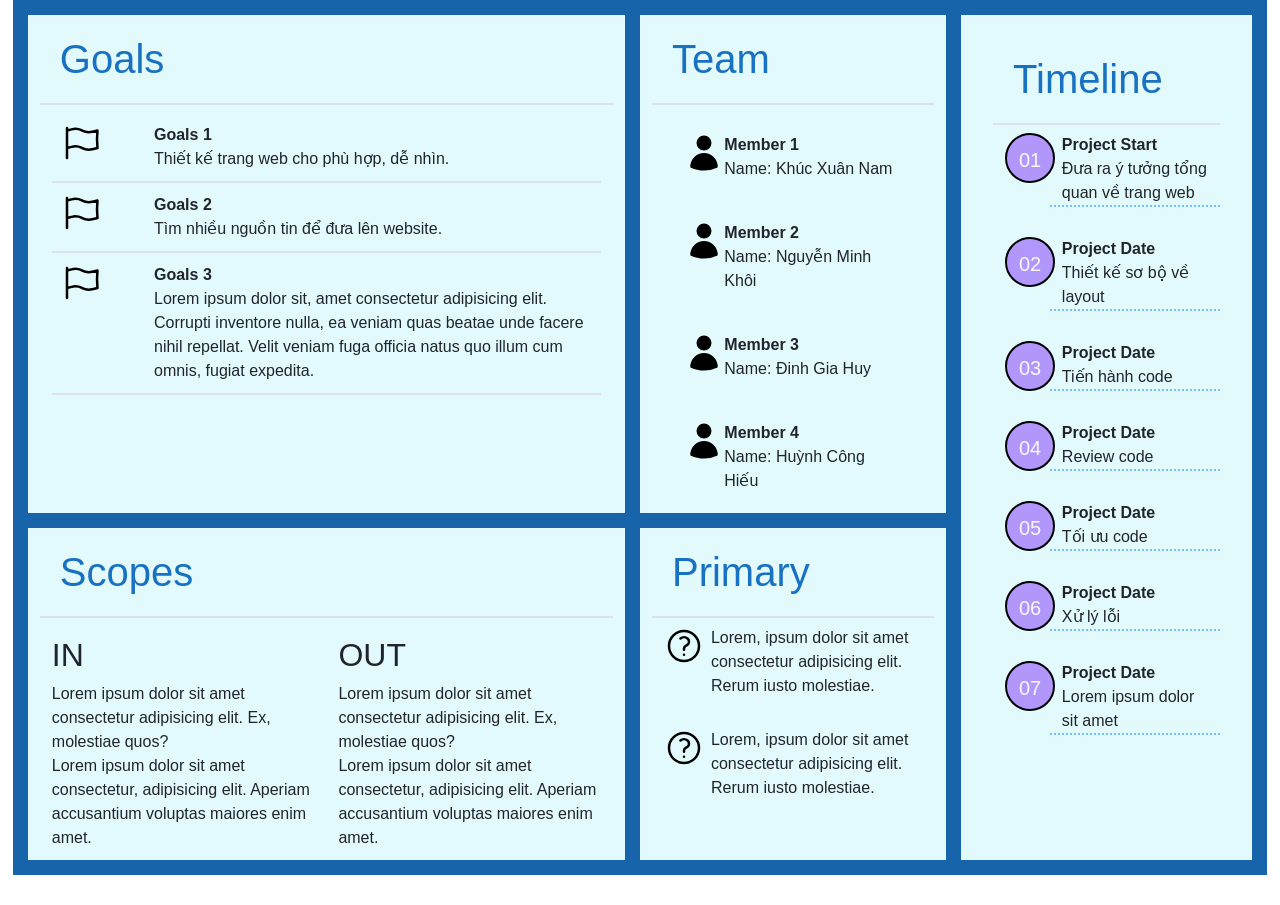
<file: digital-cv-3.html>
<!DOCTYPE html>
<html lang="en">
  <head>
    <meta charset="UTF-8" />
    <meta name="viewport" content="width=device-width, initial-scale=1.0" />
    <link rel="stylesheet" href="./css/style.css" />
    <link rel="stylesheet" href="./css/tablet.css" />
    <link rel="stylesheet" href="./css/mobile.css" />
    <link
      href="https://cdn.jsdelivr.net/npm/bootstrap@5.3.1/dist/css/bootstrap.min.css"
      rel="stylesheet"
      integrity="sha384-4bw+/aepP/YC94hEpVNVgiZdgIC5+VKNBQNGCHeKRQN+PtmoHDEXuppvnDJzQIu9"
      crossorigin="anonymous"
    />
    <title>Digital CV</title>
  </head>
  <body>
    <div class="cv-container">
      <div class="digital-cv row">
        <!-- Container chứa 4 mục đầu -->
        <div class="first-half col-md-9 col-sm-12">
          <div class="row first-grid">
            <!-- Phần goals -->
            <div class="goals cv-section col-md-8 col-12">
              <h1>Goals</h1>
              <div class="container">
                <div class="g1 g-section">
                  <div class="row">
                    <div class="ico col-md-2 col-12">
                      <svg
                        xmlns="http://www.w3.org/2000/svg"
                        fill="none"
                        viewBox="0 0 24 24"
                        stroke-width="1.5"
                        stroke="currentColor"
                        class="icon"
                      >
                        <path
                          stroke-linecap="round"
                          stroke-linejoin="round"
                          d="M3 3v1.5M3 21v-6m0 0l2.77-.693a9 9 0 016.208.682l.108.054a9 9 0 006.086.71l3.114-.732a48.524 48.524 0 01-.005-10.499l-3.11.732a9 9 0 01-6.085-.711l-.108-.054a9 9 0 00-6.208-.682L3 4.5M3 15V4.5"
                        />
                      </svg>
                    </div>
                    <div class="detail col-md-10 col-12">
                      <div class="goal-header">Goals 1</div>
                      <div class="goal-content">
                        Thiết kế trang web cho phù hợp, dễ nhìn.
                      </div>
                    </div>
                  </div>
                </div>
                <div class="g2 g-section">
                  <div class="row">
                    <div class="ico col-md-2 col-12">
                      <svg
                        xmlns="http://www.w3.org/2000/svg"
                        fill="none"
                        viewBox="0 0 24 24"
                        stroke-width="1.5"
                        stroke="currentColor"
                        class="icon"
                      >
                        <path
                          stroke-linecap="round"
                          stroke-linejoin="round"
                          d="M3 3v1.5M3 21v-6m0 0l2.77-.693a9 9 0 016.208.682l.108.054a9 9 0 006.086.71l3.114-.732a48.524 48.524 0 01-.005-10.499l-3.11.732a9 9 0 01-6.085-.711l-.108-.054a9 9 0 00-6.208-.682L3 4.5M3 15V4.5"
                        />
                      </svg>
                    </div>
                    <div class="detail col-md-10 col-12">
                      <div class="goal-header">Goals 2</div>
                      <div class="goal-content">
                        Tìm nhiều nguồn tin để đưa lên website.
                      </div>
                    </div>
                  </div>
                </div>
                <div class="g3 g-section">
                  <div class="row">
                    <div class="ico col-md-2 col-12">
                      <svg
                        xmlns="http://www.w3.org/2000/svg"
                        fill="none"
                        viewBox="0 0 24 24"
                        stroke-width="1.5"
                        stroke="currentColor"
                        class="icon"
                      >
                        <path
                          stroke-linecap="round"
                          stroke-linejoin="round"
                          d="M3 3v1.5M3 21v-6m0 0l2.77-.693a9 9 0 016.208.682l.108.054a9 9 0 006.086.71l3.114-.732a48.524 48.524 0 01-.005-10.499l-3.11.732a9 9 0 01-6.085-.711l-.108-.054a9 9 0 00-6.208-.682L3 4.5M3 15V4.5"
                        />
                      </svg>
                    </div>
                    <div class="detail col-md-10 col-12">
                      <div class="goal-header">Goals 3</div>
                      <div class="goal-content">
                        Lorem ipsum dolor sit, amet consectetur adipisicing
                        elit. Corrupti inventore nulla, ea veniam quas beatae
                        unde facere nihil repellat. Velit veniam fuga officia
                        natus quo illum cum omnis, fugiat expedita.
                      </div>
                    </div>
                  </div>
                </div>
              </div>
            </div>
            <!-- Phần team -->
            <div class="team cv-section col-md-4 col-12">
              <h1>Team</h1>
              <div class="container">
                <div class="member">
                  <div class="row">
                    <div class="ico col-md-2 col-12">
                      <svg
                        xmlns="http://www.w3.org/2000/svg"
                        viewBox="0 0 24 24"
                        fill="currentColor"
                        class="icon"
                      >
                        <path
                          fill-rule="evenodd"
                          d="M7.5 6a4.5 4.5 0 119 0 4.5 4.5 0 01-9 0zM3.751 20.105a8.25 8.25 0 0116.498 0 .75.75 0 01-.437.695A18.683 18.683 0 0112 22.5c-2.786 0-5.433-.608-7.812-1.7a.75.75 0 01-.437-.695z"
                          clip-rule="evenodd"
                        />
                      </svg>
                    </div>
                    <div class="detail col-md-10 col-12">
                      <div class="member-num">Member 1</div>
                      <div class="member-name">Name: Khúc Xuân Nam</div>
                    </div>
                  </div>
                </div>
                <div class="member">
                  <div class="row">
                    <div class="ico col-md-2 col-12">
                      <svg
                        xmlns="http://www.w3.org/2000/svg"
                        viewBox="0 0 24 24"
                        fill="currentColor"
                        class="icon"
                      >
                        <path
                          fill-rule="evenodd"
                          d="M7.5 6a4.5 4.5 0 119 0 4.5 4.5 0 01-9 0zM3.751 20.105a8.25 8.25 0 0116.498 0 .75.75 0 01-.437.695A18.683 18.683 0 0112 22.5c-2.786 0-5.433-.608-7.812-1.7a.75.75 0 01-.437-.695z"
                          clip-rule="evenodd"
                        />
                      </svg>
                    </div>
                    <div class="detail col-md-10 col-12">
                      <div class="member-num">Member 2</div>
                      <div class="member-name">Name: Nguyễn Minh Khôi</div>
                    </div>
                  </div>
                </div>
                <div class="member">
                  <div class="row">
                    <div class="ico col-md-2 col-12">
                      <svg
                        xmlns="http://www.w3.org/2000/svg"
                        viewBox="0 0 24 24"
                        fill="currentColor"
                        class="icon"
                      >
                        <path
                          fill-rule="evenodd"
                          d="M7.5 6a4.5 4.5 0 119 0 4.5 4.5 0 01-9 0zM3.751 20.105a8.25 8.25 0 0116.498 0 .75.75 0 01-.437.695A18.683 18.683 0 0112 22.5c-2.786 0-5.433-.608-7.812-1.7a.75.75 0 01-.437-.695z"
                          clip-rule="evenodd"
                        />
                      </svg>
                    </div>
                    <div class="detail col-md-10 col-12">
                      <div class="member-num">Member 3</div>
                      <div class="member-name">Name: Đinh Gia Huy</div>
                    </div>
                  </div>
                </div>
                <div class="member">
                  <div class="row">
                    <div class="ico col-md-2 col-12">
                      <svg
                        xmlns="http://www.w3.org/2000/svg"
                        viewBox="0 0 24 24"
                        fill="currentColor"
                        class="icon"
                      >
                        <path
                          fill-rule="evenodd"
                          d="M7.5 6a4.5 4.5 0 119 0 4.5 4.5 0 01-9 0zM3.751 20.105a8.25 8.25 0 0116.498 0 .75.75 0 01-.437.695A18.683 18.683 0 0112 22.5c-2.786 0-5.433-.608-7.812-1.7a.75.75 0 01-.437-.695z"
                          clip-rule="evenodd"
                        />
                      </svg>
                    </div>
                    <div class="detail col-md-10 col-12">
                      <div class="member-num">Member 4</div>
                      <div class="member-name">Name: Huỳnh Công Hiếu</div>
                    </div>
                  </div>
                </div>
              </div>
            </div>
            <!-- Phần scopes -->
            <div class="scopes cv-section col-md-8 col-12">
              <h1>Scopes</h1>
              <div class="container">
                <div class="row">
                  <div class="in col-md-6 col-12">
                    <h2>IN</h2>
                    <div class="detail">
                      Lorem ipsum dolor sit amet consectetur adipisicing elit.
                      Ex, molestiae quos?
                      <br />
                      Lorem ipsum dolor sit amet consectetur, adipisicing elit.
                      Aperiam accusantium voluptas maiores enim amet.
                    </div>
                  </div>
                  <div class="out col-md-6 col-12">
                    <h2>OUT</h2>
                    <div class="detail">
                      Lorem ipsum dolor sit amet consectetur adipisicing elit.
                      Ex, molestiae quos?
                      <br />
                      Lorem ipsum dolor sit amet consectetur, adipisicing elit.
                      Aperiam accusantium voluptas maiores enim amet.
                    </div>
                  </div>
                </div>
              </div>
            </div>
            <!-- Phần primary -->
            <div class="primary cv-section col-md-4 col-12">
              <h1>Primary</h1>
              <div class="container">
                <div class="section">
                  <div class="row">
                    <div class="ico col-md-2 col-12">
                      <svg
                        xmlns="http://www.w3.org/2000/svg"
                        fill="none"
                        viewBox="0 0 24 24"
                        stroke-width="1.5"
                        stroke="currentColor"
                        class="icon"
                      >
                        <path
                          stroke-linecap="round"
                          stroke-linejoin="round"
                          d="M9.879 7.519c1.171-1.025 3.071-1.025 4.242 0 1.172 1.025 1.172 2.687 0 3.712-.203.179-.43.326-.67.442-.745.361-1.45.999-1.45 1.827v.75M21 12a9 9 0 11-18 0 9 9 0 0118 0zm-9 5.25h.008v.008H12v-.008z"
                        />
                      </svg>
                    </div>
                    <div class="detail col-md-10 col-12">
                      <div class="detail">
                        Lorem, ipsum dolor sit amet consectetur adipisicing
                        elit. Rerum iusto molestiae.
                      </div>
                    </div>
                  </div>
                </div>
                <div class="section">
                  <div class="row">
                    <div class="ico col-md-2 col-12">
                      <svg
                        xmlns="http://www.w3.org/2000/svg"
                        fill="none"
                        viewBox="0 0 24 24"
                        stroke-width="1.5"
                        stroke="currentColor"
                        class="icon"
                      >
                        <path
                          stroke-linecap="round"
                          stroke-linejoin="round"
                          d="M9.879 7.519c1.171-1.025 3.071-1.025 4.242 0 1.172 1.025 1.172 2.687 0 3.712-.203.179-.43.326-.67.442-.745.361-1.45.999-1.45 1.827v.75M21 12a9 9 0 11-18 0 9 9 0 0118 0zm-9 5.25h.008v.008H12v-.008z"
                        />
                      </svg>
                    </div>
                    <div class="detail col-md-10 col-12">
                      <div class="detail">
                        Lorem, ipsum dolor sit amet consectetur adipisicing
                        elit. Rerum iusto molestiae.
                      </div>
                    </div>
                  </div>
                </div>
              </div>
            </div>
          </div>
        </div>
        <!-- Container chứa mục cuối -->
        <div class="second-half col-md-3 col-sm-12">
          <div class="timeline cv-section">
            <h1>Timeline</h1>
            <div class="container">
              <div class="section">
                <div class="row">
                  <div class="timeline-num-contain col-md-3 col-12">
                    <div class="timeline-num">01</div>
                  </div>
                  <div class="timeline-detail col-md-9 col-12">
                    <div class="about">Project Start</div>
                    <div class="detail">
                      Đưa ra ý tưởng tổng quan về trang web
                    </div>
                  </div>
                </div>
              </div>
              <div class="section">
                <div class="row">
                  <div class="timeline-num-contain col-md-3 col-12">
                    <div class="timeline-num">02</div>
                  </div>
                  <div class="timeline-detail col-md-9 col-12">
                    <div class="about">Project Date</div>
                    <div class="detail">Thiết kế sơ bộ về layout</div>
                  </div>
                </div>
              </div>
              <div class="section">
                <div class="row">
                  <div class="timeline-num-contain col-md-3 col-12">
                    <div class="timeline-num">03</div>
                  </div>
                  <div class="timeline-detail col-md-9 col-12">
                    <div class="about">Project Date</div>
                    <div class="detail">Tiến hành code</div>
                  </div>
                </div>
              </div>
              <div class="section">
                <div class="row">
                  <div class="timeline-num-contain col-md-3 col-12">
                    <div class="timeline-num">04</div>
                  </div>
                  <div class="timeline-detail col-md-9 col-12">
                    <div class="about">Project Date</div>
                    <div class="detail">Review code</div>
                  </div>
                </div>
              </div>
              <div class="section">
                <div class="row">
                  <div class="timeline-num-contain col-md-3 col-12">
                    <div class="timeline-num">05</div>
                  </div>
                  <div class="timeline-detail col-md-9 col-12">
                    <div class="about">Project Date</div>
                    <div class="detail">Tối ưu code</div>
                  </div>
                </div>
              </div>
              <div class="section">
                <div class="row">
                  <div class="timeline-num-contain col-md-3 col-12">
                    <div class="timeline-num">06</div>
                  </div>
                  <div class="timeline-detail col-md-9 col-12">
                    <div class="about">Project Date</div>
                    <div class="detail">Xử lý lỗi</div>
                  </div>
                </div>
              </div>
              <div class="section">
                <div class="row">
                  <div class="timeline-num-contain col-md-3 col-12">
                    <div class="timeline-num">07</div>
                  </div>
                  <div class="timeline-detail col-md-9 col-12">
                    <div class="about">Project Date</div>
                    <div class="detail">Lorem ipsum dolor sit amet</div>
                  </div>
                </div>
              </div>
            </div>
          </div>
        </div>
      </div>
    </div>

    <script
      src="https://cdn.jsdelivr.net/npm/bootstrap@5.3.1/dist/js/bootstrap.bundle.min.js"
      integrity="sha384-HwwvtgBNo3bZJJLYd8oVXjrBZt8cqVSpeBNS5n7C8IVInixGAoxmnlMuBnhbgrkm"
      crossorigin="anonymous"
    ></script>
  </body>
</html>
</file>
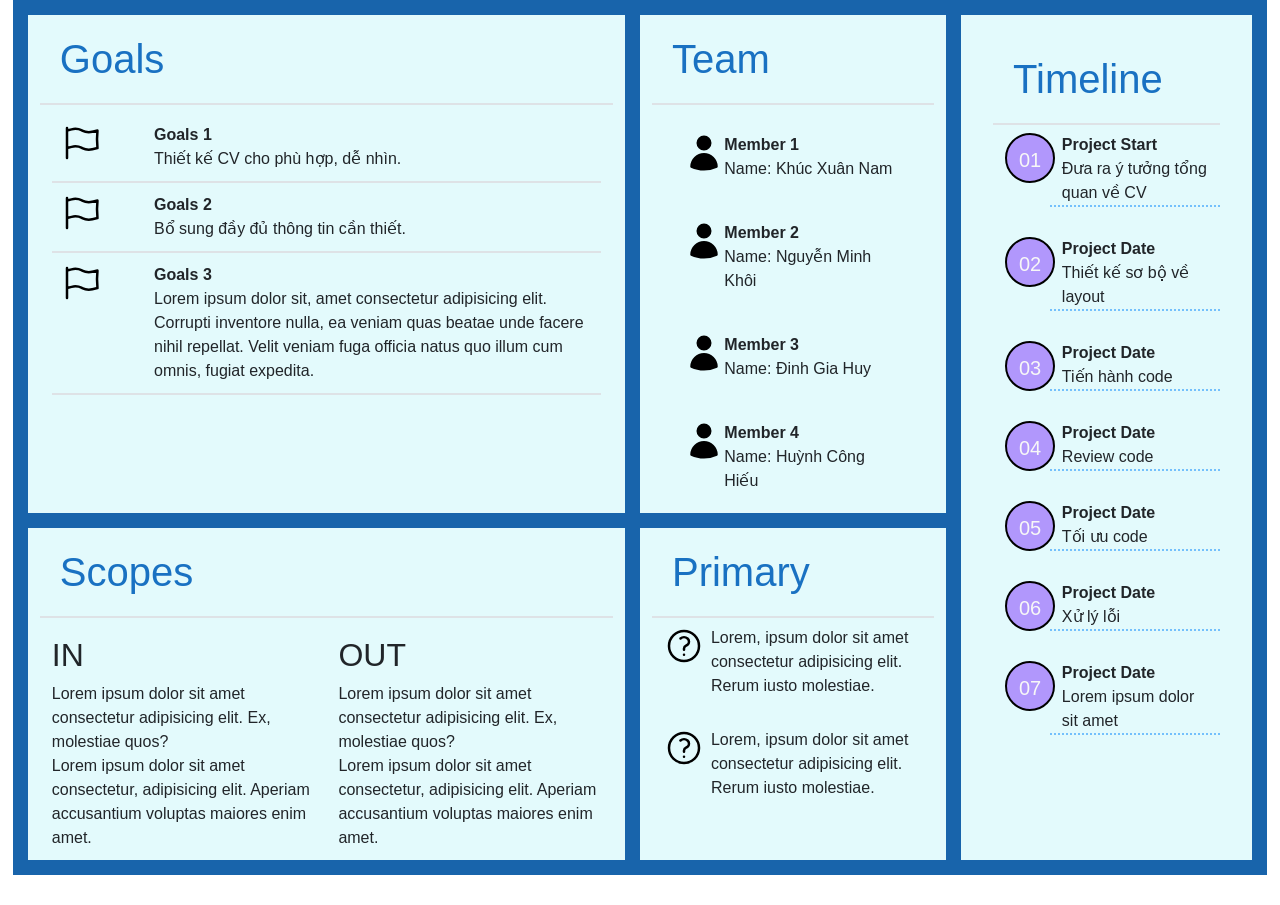
<file: digital-cv.html>
<!DOCTYPE html>
<html lang="en">
  <head>
    <meta charset="UTF-8" />
    <meta name="viewport" content="width=device-width, initial-scale=1.0" />
    <link rel="stylesheet" href="./css/style.css" />
    <link rel="stylesheet" href="./css/tablet.css" />
    <link rel="stylesheet" href="./css/mobile.css" />
    <link
      href="https://cdn.jsdelivr.net/npm/bootstrap@5.3.1/dist/css/bootstrap.min.css"
      rel="stylesheet"
      integrity="sha384-4bw+/aepP/YC94hEpVNVgiZdgIC5+VKNBQNGCHeKRQN+PtmoHDEXuppvnDJzQIu9"
      crossorigin="anonymous"
    />
    <title>Digital CV</title>
  </head>
  <body>
    <div class="cv-container">
      <div class="digital-cv row">
        <!-- Container chứa 4 mục đầu -->
        <div class="first-half col-md-9 col-sm-12">
          <div class="row first-grid">
            <!-- Phần goals -->
            <div class="goals cv-section col-md-8 col-12">
              <h1>Goals</h1>
              <div class="container">
                <div class="g1 g-section">
                  <div class="row">
                    <div class="ico col-md-2 col-12">
                      <svg
                        xmlns="http://www.w3.org/2000/svg"
                        fill="none"
                        viewBox="0 0 24 24"
                        stroke-width="1.5"
                        stroke="currentColor"
                        class="icon"
                      >
                        <path
                          stroke-linecap="round"
                          stroke-linejoin="round"
                          d="M3 3v1.5M3 21v-6m0 0l2.77-.693a9 9 0 016.208.682l.108.054a9 9 0 006.086.71l3.114-.732a48.524 48.524 0 01-.005-10.499l-3.11.732a9 9 0 01-6.085-.711l-.108-.054a9 9 0 00-6.208-.682L3 4.5M3 15V4.5"
                        />
                      </svg>
                    </div>
                    <div class="detail col-md-10 col-12">
                      <div class="goal-header">Goals 1</div>
                      <div class="goal-content">
                        Thiết kế CV cho phù hợp, dễ nhìn.
                      </div>
                    </div>
                  </div>
                </div>
                <div class="g2 g-section">
                  <div class="row">
                    <div class="ico col-md-2 col-12">
                      <svg
                        xmlns="http://www.w3.org/2000/svg"
                        fill="none"
                        viewBox="0 0 24 24"
                        stroke-width="1.5"
                        stroke="currentColor"
                        class="icon"
                      >
                        <path
                          stroke-linecap="round"
                          stroke-linejoin="round"
                          d="M3 3v1.5M3 21v-6m0 0l2.77-.693a9 9 0 016.208.682l.108.054a9 9 0 006.086.71l3.114-.732a48.524 48.524 0 01-.005-10.499l-3.11.732a9 9 0 01-6.085-.711l-.108-.054a9 9 0 00-6.208-.682L3 4.5M3 15V4.5"
                        />
                      </svg>
                    </div>
                    <div class="detail col-md-10 col-12">
                      <div class="goal-header">Goals 2</div>
                      <div class="goal-content">
                        Bổ sung đầy đủ thông tin cần thiết.
                      </div>
                    </div>
                  </div>
                </div>
                <div class="g3 g-section">
                  <div class="row">
                    <div class="ico col-md-2 col-12">
                      <svg
                        xmlns="http://www.w3.org/2000/svg"
                        fill="none"
                        viewBox="0 0 24 24"
                        stroke-width="1.5"
                        stroke="currentColor"
                        class="icon"
                      >
                        <path
                          stroke-linecap="round"
                          stroke-linejoin="round"
                          d="M3 3v1.5M3 21v-6m0 0l2.77-.693a9 9 0 016.208.682l.108.054a9 9 0 006.086.71l3.114-.732a48.524 48.524 0 01-.005-10.499l-3.11.732a9 9 0 01-6.085-.711l-.108-.054a9 9 0 00-6.208-.682L3 4.5M3 15V4.5"
                        />
                      </svg>
                    </div>
                    <div class="detail col-md-10 col-12">
                      <div class="goal-header">Goals 3</div>
                      <div class="goal-content">
                        Lorem ipsum dolor sit, amet consectetur adipisicing
                        elit. Corrupti inventore nulla, ea veniam quas beatae
                        unde facere nihil repellat. Velit veniam fuga officia
                        natus quo illum cum omnis, fugiat expedita.
                      </div>
                    </div>
                  </div>
                </div>
              </div>
            </div>
            <!-- Phần team -->
            <div class="team cv-section col-md-4 col-12">
              <h1>Team</h1>
              <div class="container">
                <div class="member">
                  <div class="row">
                    <div class="ico col-md-2 col-12">
                      <svg
                        xmlns="http://www.w3.org/2000/svg"
                        viewBox="0 0 24 24"
                        fill="currentColor"
                        class="icon"
                      >
                        <path
                          fill-rule="evenodd"
                          d="M7.5 6a4.5 4.5 0 119 0 4.5 4.5 0 01-9 0zM3.751 20.105a8.25 8.25 0 0116.498 0 .75.75 0 01-.437.695A18.683 18.683 0 0112 22.5c-2.786 0-5.433-.608-7.812-1.7a.75.75 0 01-.437-.695z"
                          clip-rule="evenodd"
                        />
                      </svg>
                    </div>
                    <div class="detail col-md-10 col-12">
                      <div class="member-num">Member 1</div>
                      <div class="member-name">Name: Khúc Xuân Nam</div>
                    </div>
                  </div>
                </div>
                <div class="member">
                  <div class="row">
                    <div class="ico col-md-2 col-12">
                      <svg
                        xmlns="http://www.w3.org/2000/svg"
                        viewBox="0 0 24 24"
                        fill="currentColor"
                        class="icon"
                      >
                        <path
                          fill-rule="evenodd"
                          d="M7.5 6a4.5 4.5 0 119 0 4.5 4.5 0 01-9 0zM3.751 20.105a8.25 8.25 0 0116.498 0 .75.75 0 01-.437.695A18.683 18.683 0 0112 22.5c-2.786 0-5.433-.608-7.812-1.7a.75.75 0 01-.437-.695z"
                          clip-rule="evenodd"
                        />
                      </svg>
                    </div>
                    <div class="detail col-md-10 col-12">
                      <div class="member-num">Member 2</div>
                      <div class="member-name">Name: Nguyễn Minh Khôi</div>
                    </div>
                  </div>
                </div>
                <div class="member">
                  <div class="row">
                    <div class="ico col-md-2 col-12">
                      <svg
                        xmlns="http://www.w3.org/2000/svg"
                        viewBox="0 0 24 24"
                        fill="currentColor"
                        class="icon"
                      >
                        <path
                          fill-rule="evenodd"
                          d="M7.5 6a4.5 4.5 0 119 0 4.5 4.5 0 01-9 0zM3.751 20.105a8.25 8.25 0 0116.498 0 .75.75 0 01-.437.695A18.683 18.683 0 0112 22.5c-2.786 0-5.433-.608-7.812-1.7a.75.75 0 01-.437-.695z"
                          clip-rule="evenodd"
                        />
                      </svg>
                    </div>
                    <div class="detail col-md-10 col-12">
                      <div class="member-num">Member 3</div>
                      <div class="member-name">Name: Đinh Gia Huy</div>
                    </div>
                  </div>
                </div>
                <div class="member">
                  <div class="row">
                    <div class="ico col-md-2 col-12">
                      <svg
                        xmlns="http://www.w3.org/2000/svg"
                        viewBox="0 0 24 24"
                        fill="currentColor"
                        class="icon"
                      >
                        <path
                          fill-rule="evenodd"
                          d="M7.5 6a4.5 4.5 0 119 0 4.5 4.5 0 01-9 0zM3.751 20.105a8.25 8.25 0 0116.498 0 .75.75 0 01-.437.695A18.683 18.683 0 0112 22.5c-2.786 0-5.433-.608-7.812-1.7a.75.75 0 01-.437-.695z"
                          clip-rule="evenodd"
                        />
                      </svg>
                    </div>
                    <div class="detail col-md-10 col-12">
                      <div class="member-num">Member 4</div>
                      <div class="member-name">Name: Huỳnh Công Hiếu</div>
                    </div>
                  </div>
                </div>
              </div>
            </div>
            <!-- Phần scopes -->
            <div class="scopes cv-section col-md-8 col-12">
              <h1>Scopes</h1>
              <div class="container">
                <div class="row">
                  <div class="in col-md-6 col-12">
                    <h2>IN</h2>
                    <div class="detail">
                      Lorem ipsum dolor sit amet consectetur adipisicing elit.
                      Ex, molestiae quos?
                      <br />
                      Lorem ipsum dolor sit amet consectetur, adipisicing elit.
                      Aperiam accusantium voluptas maiores enim amet.
                    </div>
                  </div>
                  <div class="out col-md-6 col-12">
                    <h2>OUT</h2>
                    <div class="detail">
                      Lorem ipsum dolor sit amet consectetur adipisicing elit.
                      Ex, molestiae quos?
                      <br />
                      Lorem ipsum dolor sit amet consectetur, adipisicing elit.
                      Aperiam accusantium voluptas maiores enim amet.
                    </div>
                  </div>
                </div>
              </div>
            </div>
            <!-- Phần primary -->
            <div class="primary cv-section col-md-4 col-12">
              <h1>Primary</h1>
              <div class="container">
                <div class="section">
                  <div class="row">
                    <div class="ico col-md-2 col-12">
                      <svg
                        xmlns="http://www.w3.org/2000/svg"
                        fill="none"
                        viewBox="0 0 24 24"
                        stroke-width="1.5"
                        stroke="currentColor"
                        class="icon"
                      >
                        <path
                          stroke-linecap="round"
                          stroke-linejoin="round"
                          d="M9.879 7.519c1.171-1.025 3.071-1.025 4.242 0 1.172 1.025 1.172 2.687 0 3.712-.203.179-.43.326-.67.442-.745.361-1.45.999-1.45 1.827v.75M21 12a9 9 0 11-18 0 9 9 0 0118 0zm-9 5.25h.008v.008H12v-.008z"
                        />
                      </svg>
                    </div>
                    <div class="detail col-md-10 col-12">
                      <div class="detail">
                        Lorem, ipsum dolor sit amet consectetur adipisicing
                        elit. Rerum iusto molestiae.
                      </div>
                    </div>
                  </div>
                </div>
                <div class="section">
                  <div class="row">
                    <div class="ico col-md-2 col-12">
                      <svg
                        xmlns="http://www.w3.org/2000/svg"
                        fill="none"
                        viewBox="0 0 24 24"
                        stroke-width="1.5"
                        stroke="currentColor"
                        class="icon"
                      >
                        <path
                          stroke-linecap="round"
                          stroke-linejoin="round"
                          d="M9.879 7.519c1.171-1.025 3.071-1.025 4.242 0 1.172 1.025 1.172 2.687 0 3.712-.203.179-.43.326-.67.442-.745.361-1.45.999-1.45 1.827v.75M21 12a9 9 0 11-18 0 9 9 0 0118 0zm-9 5.25h.008v.008H12v-.008z"
                        />
                      </svg>
                    </div>
                    <div class="detail col-md-10 col-12">
                      <div class="detail">
                        Lorem, ipsum dolor sit amet consectetur adipisicing
                        elit. Rerum iusto molestiae.
                      </div>
                    </div>
                  </div>
                </div>
              </div>
            </div>
          </div>
        </div>
        <!-- Container chứa mục cuối -->
        <div class="second-half col-md-3 col-sm-12">
          <div class="timeline cv-section">
            <h1>Timeline</h1>
            <div class="container">
              <div class="section">
                <div class="row">
                  <div class="timeline-num-contain col-md-3 col-12">
                    <div class="timeline-num">01</div>
                  </div>
                  <div class="timeline-detail col-md-9 col-12">
                    <div class="about">Project Start</div>
                    <div class="detail">Đưa ra ý tưởng tổng quan về CV</div>
                  </div>
                </div>
              </div>
              <div class="section">
                <div class="row">
                  <div class="timeline-num-contain col-md-3 col-12">
                    <div class="timeline-num">02</div>
                  </div>
                  <div class="timeline-detail col-md-9 col-12">
                    <div class="about">Project Date</div>
                    <div class="detail">Thiết kế sơ bộ về layout</div>
                  </div>
                </div>
              </div>
              <div class="section">
                <div class="row">
                  <div class="timeline-num-contain col-md-3 col-12">
                    <div class="timeline-num">03</div>
                  </div>
                  <div class="timeline-detail col-md-9 col-12">
                    <div class="about">Project Date</div>
                    <div class="detail">Tiến hành code</div>
                  </div>
                </div>
              </div>
              <div class="section">
                <div class="row">
                  <div class="timeline-num-contain col-md-3 col-12">
                    <div class="timeline-num">04</div>
                  </div>
                  <div class="timeline-detail col-md-9 col-12">
                    <div class="about">Project Date</div>
                    <div class="detail">Review code</div>
                  </div>
                </div>
              </div>
              <div class="section">
                <div class="row">
                  <div class="timeline-num-contain col-md-3 col-12">
                    <div class="timeline-num">05</div>
                  </div>
                  <div class="timeline-detail col-md-9 col-12">
                    <div class="about">Project Date</div>
                    <div class="detail">Tối ưu code</div>
                  </div>
                </div>
              </div>
              <div class="section">
                <div class="row">
                  <div class="timeline-num-contain col-md-3 col-12">
                    <div class="timeline-num">06</div>
                  </div>
                  <div class="timeline-detail col-md-9 col-12">
                    <div class="about">Project Date</div>
                    <div class="detail">Xử lý lỗi</div>
                  </div>
                </div>
              </div>
              <div class="section">
                <div class="row">
                  <div class="timeline-num-contain col-md-3 col-12">
                    <div class="timeline-num">07</div>
                  </div>
                  <div class="timeline-detail col-md-9 col-12">
                    <div class="about">Project Date</div>
                    <div class="detail">Lorem ipsum dolor sit amet</div>
                  </div>
                </div>
              </div>
            </div>
          </div>
        </div>
      </div>
    </div>

    <script
      src="https://cdn.jsdelivr.net/npm/bootstrap@5.3.1/dist/js/bootstrap.bundle.min.js"
      integrity="sha384-HwwvtgBNo3bZJJLYd8oVXjrBZt8cqVSpeBNS5n7C8IVInixGAoxmnlMuBnhbgrkm"
      crossorigin="anonymous"
    ></script>
  </body>
</html>
</file>
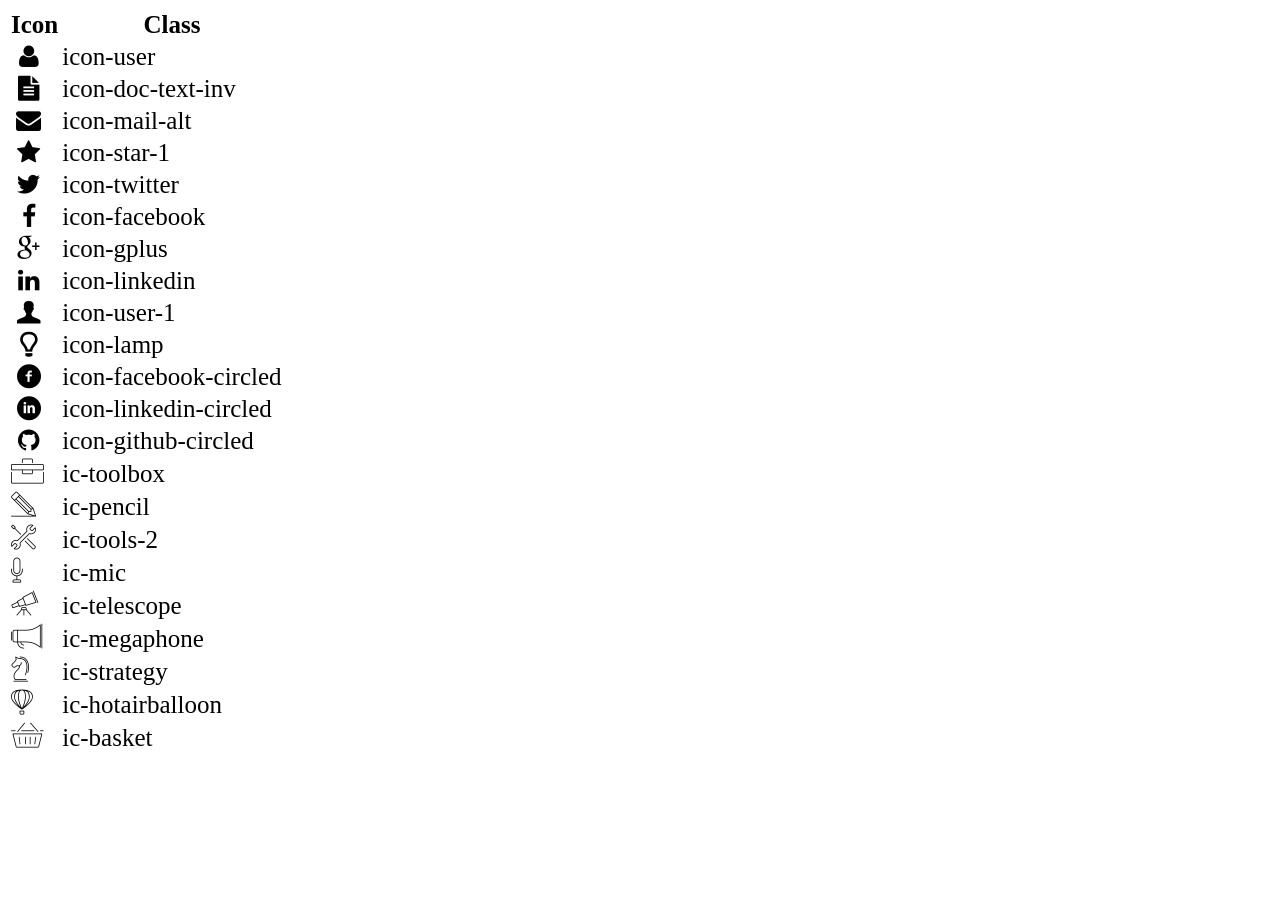
<file: icon-list.html>
<!DOCTYPE html>
<html lang="en">

<head>
    <meta charset="UTF-8">
    <meta http-equiv="X-UA-Compatible" content="IE=edge">
    <meta name="viewport" content="width=device-width, initial-scale=1.0">
    <link rel="stylesheet" href="css/font.css">
    <title>Icon List</title>
</head>

<body>
    <table style="font-size: 25px;">
        <thead>
            <tr>
                <th>Icon</th>
                <th>Class</th>
            </tr>
        </thead>
        <tbody>
            <tr>
                <td><i class="icon-user"></i></td>
                <td>icon-user</td>
            </tr>
            <tr>
                <td><i class="icon-doc-text-inv"></i></td>
                <td>icon-doc-text-inv</td>
            </tr>
            <tr>
                <td><i class="icon-mail-alt"></i></td>
                <td>icon-mail-alt</td>
            </tr>
            <tr>
                <td><i class="icon-star-1"></i></td>
                <td>icon-star-1</td>
            </tr>
            <tr>
                <td><i class="icon-twitter"></i></td>
                <td>icon-twitter</td>
            </tr>
            <tr>
                <td><i class="icon-facebook"></i></td>
                <td>icon-facebook</td>
            </tr>
            <tr>
                <td><i class="icon-gplus"></i></td>
                <td>icon-gplus</td>
            </tr>
            <tr>
                <td><i class="icon-linkedin"></i></td>
                <td>icon-linkedin</td>
            </tr>
            <tr>
                <td><i class="icon-user-1"></i></td>
                <td>icon-user-1</td>
            </tr>
            <tr>
                <td><i class="icon-lamp"></i></td>
                <td>icon-lamp</td>
            </tr>
            <tr>
                <td><i class="icon-facebook-circled"></i></td>
                <td>icon-facebook-circled</td>
            </tr>
            <tr>
                <td><i class="icon-linkedin-circled"></i></td>
                <td>icon-linkedin-circled</td>
            </tr>
            <tr>
                <td><i class="icon-github-circled"></i></td>
                <td>icon-github-circled</td>
            </tr>
            <tr>
                <td><i class="ic-toolbox"></i></td>
                <td>ic-toolbox</td>
            </tr>
            <tr>
                <td><i class="ic-pencil"></i></td>
                <td>ic-pencil</td>
            </tr>
            <tr>
                <td><i class="ic-tools-2"></i></td>
                <td>ic-tools-2</td>
            </tr>

            <tr>
                <td><i class="ic-mic"></i></td>
                <td>ic-mic</td>
            </tr>
            <tr>
                <td><i class="ic-telescope"></i></td>
                <td>ic-telescope</td>
            </tr>
            <tr>
                <td><i class="ic-megaphone"></i></td>
                <td>ic-megaphone</td>
            </tr>
            <tr>
                <td><i class="ic-strategy"></i></td>
                <td>ic-strategy</td>
            </tr>
            <tr>
                <td><i class="ic-hotairballoon"></i></td>
                <td>ic-hotairballoon</td>
            </tr>
            <tr>
                <td><i class="ic-basket"></i></td>
                <td>ic-basket</td>
            </tr>
        </tbody>
    </table>
</body>

</html>
</file>
<file: css/style.css>
* {
  margin: 0px;
  font-family: "Roboto", sans-serif;
}

.bg-grey {
  background: #f7f7f7;
}

section > .contain {
  width: auto;
  margin: auto;

  padding: 0px 50px;
  padding-bottom: 20px;
}

#nav-bar {
  text-align: center;
}

.background-img {
  /* width: 2000px; */
  width: 100%;
  max-height: 600px;
  height: auto;
  object-fit: cover;
  object-position: 50% 0%;
  filter: brightness(50%);
}
.banner {
  position: relative;
  padding-bottom: 0px;
}
/* Định dạng tên và vị trí */
.intro {
  position: absolute;
  text-align: center;
  left: 50%;
  top: 20%;
  transform: translate(-50%, 0);
  color: #f7f7f7;
}

.my-name {
  font-size: 48px;
}
.my-position {
  font-size: 24px;
}

/* Chỉnh sửa lại phần name và position trên nav khi kéo màn hình */
@media screen and (max-width: 1000px) {
  .my-name {
    top: 10%;
    font-size: 48px;
  }
  .my-position {
    top: 18%;
    font-size: 24px;
  }
}

/* Phần navigation */
.my-info-nav {
  display: inline-block;
  text-decoration: none;
  padding: 24px 24px;
  height: 60px;
  border-right: 1px solid #ced4da;

  font-size: 20px;

  /* background-color: blue; */
}

.my-info-nav:first-child {
  border-left: 1px solid #ced4da;
}

.middle-nav {
  width: 300px;
  position: relative;
  display: flex;
  align-items: center;
  justify-content: center;
}
.avatar {
  width: 200px;
  height: 200px;
  border-radius: 50%;
  border: 10px solid white;
}
.my-name-nav {
  font-size: 36px;
  position: absolute;
  top: 5%;
}
.my-position-nav {
  position: absolute;
  top: 60%;
}
.nav-bar {
  display: flex;
  justify-content: center;
  align-items: stretch;
}

.nav-bar a:visited,
.nav-bar a:link {
  color: #000;
}
.ico {
  color: #1971c2;
}
.nav-bar a:hover {
  box-shadow: 0 0 32px rgba(0, 0, 0, 0.1);
}

/* Phần giới thiệu */
/* #about .contain {
  display: grid;
  grid-template-columns: 1fr 1fr;
} */
#target,
#personal-info {
  padding: 90px 50px 50px 50px;
}

.section-title {
  padding-bottom: 40px;
  font-size: 40px;
}

#target p,
.mt-40 {
  font-size: 20px;
}
.mt-40 {
  list-style-type: none;
  margin: 0;
  padding: 0;
}
.mt-40 span {
  font-weight: bold;
}

/* Phần thông tin */

#job-info .contain {
  /* display: grid;
  grid-template-columns: 1fr 1fr 1fr;
  grid-template-rows: 700px 400px;
  gap: 70px 50px; */
}
.icons {
  height: 50px;
  width: 50px;
}
#job-info .contain .info {
  display: grid;
  grid-template-columns: 75% 25%;
  grid-template-rows: 100px 1fr;
  border: 2px solid #ced4da;
}
#job-info .contain .info h1,
#job-info .contain .info .ico {
  display: flex;
  justify-content: center;
  align-items: center;
}
#job-info .contain .info h1 {
  font-size: 32px;
  justify-content: start;
  padding: 20px;
}
.milestone {
  padding-bottom: 40px;
}
.period {
  padding-bottom: 10px;
}
.present {
  background-color: #1c7ed6;
  display: inline-block;
  color: #f7f7f7;
  padding: 3px;
  border-radius: 5px;
}
ul {
  list-style-type: none;
  padding: 0;
  margin: 0;
}
.content b {
  font-size: 24px;
}
.content {
  font-size: 20px;
}
.section-content {
  padding: 20px;
  grid-column: 1/3;
}
.hobby-list {
  display: grid;
  grid-template-columns: 1fr 1fr 1fr 1fr;
  grid-template-rows: 30px 30px;
  gap: 20px 3px;
}
.ico-hobby .icons {
  stroke: #1971c2;
  height: 30px;
  width: 30px;
  padding: 5px;
  border: 1px solid #1971c2;
  border-radius: 50%;
}
.hobby-list div {
  display: flex;

  align-items: center;
}
.scale {
  background: #199cdb;
  display: inline-block;
  height: 5px;
  margin-right: 10px;
  width: 45px;
  border-radius: 3px;
}
.scale-gray {
  background: #ced4da;
  display: inline-block;
  height: 5px;
  margin-right: 10px;
  width: 45px;
  border-radius: 3px;
}
.hobby .section-content,
.lang .section-content,
.skill .section-content {
  font-size: 20px;
}

/* Phần chứng chỉ */

#certificate .section-content {
  /* display: grid;
  grid-template-columns: 1fr 1fr;
  grid-template-rows: 1fr 1fr;
  gap: 0px 0px; */
}

#certificate .contain {
  margin: 50px 100px;
  padding-top: 50px;
}

.cert-img {
  height: auto;
  width: 100%;
}
#certificate .small-section {
  /* display: grid;
  grid-template-columns: 2fr 3fr;
  grid-template-rows: 20px 1fr;
  gap: 20px 30px;
  padding: 30px; */
}
/* Tạo đường kẻ chia đều 4 phần */
#certificate .small-section:nth-child(2),
#certificate .small-section:nth-child(1) {
  border-bottom: 2px solid #d6c08d;
}
#certificate .small-section:first-child,
#certificate .small-section:nth-child(3) {
  border-right: 2px solid #d6c08d;
}
.cert {
  /* grid-row: 1/3; */
}

/* Phần dự án */

#project .all-project {
  /* display: grid;
  grid-template-columns: 1fr 1fr 1fr;
  gap: 20px 20px; */
}
.pro-detail {
  text-decoration: none;
  color: black;
}
.pro-detail:hover {
  box-shadow: 10px 10px 12px rgba(0, 0, 0, 0.2);
}
.pro-detail .detail {
  padding: 20px;
}
.pro-detail img {
  width: 100%;
  height: auto;
}
.project-img {
  padding-left: 0px;
}
.pro-name {
  font-size: 22px;
}
.pro-des {
  display: grid;
  grid-template-columns: 1fr 3fr;
}
.pro-des p {
  display: inline-block;
}
.pro-des .year {
  display: inline-block;
  /* padding: 0px 25px 0 25px; */
}
.com-pos {
  display: grid;
  grid-template-columns: 1fr 1fr;
}

.pro-des .icons {
  height: 20px;
  width: 20px;
}
.pro-des .year {
  background-color: #1c7ed6;
  color: #f7f7f7;
  padding: 5px 10px 5px 10px;
  border-radius: 20px;
}
th {
  width: 100px;
  display: flex;
  justify-content: start;
  align-items: start;
  padding: 10px 0px 0px 10px;
}

.pro-name {
  border: 2px solid #dee2e6;
}
.pro-des {
  border-bottom: 2px solid #dee2e6;
  border-left: 2px solid #dee2e6;
  border-right: 2px solid #dee2e6;
}

table {
  border: 2px solid #dee2e6;
  border-top: 0px;
  height: 200px;
  font-size: 18px;
}
tr {
  border-bottom: 2px solid #dee2e6;
}
/* Gắn 2 border lại với nhau để tránh rời rạc */
table {
  border-collapse: collapse;
}

/* Phần footer */
#footer ul {
  text-align: center;
}
#footer li {
  display: inline-block;
  font-size: 150%;
  padding: 30px 50px 20px 0px;
}
#footer i {
  color: #4dabf7;
}
#footer {
  margin-top: 30px;
}

/* ---TRANG WEB DIGITAL DV--- */
h1 {
  padding: 20px;
}
.cv-container {
  display: flex;
  justify-content: center;
}
/* Tạo border xung quanh */
.digital-cv {
  background-color: #e3fafc;
  border: 15px solid #1864ab;
  margin: 30px;
  width: 98%;
}
/* Tạo border bên trong  */
.second-half {
  border-left: 15px solid #1864ab;
}
.goals,
.scopes {
  border-right: 15px solid #1864ab;
}
.goals,
.team {
  border-bottom: 15px solid #1864ab;
}
/* Làm grid chứa 4 phần tử đầu có chiều cao bằng phần thứ 2 */
.first-grid {
  height: 100%;
}

.digital-cv h1 {
  color: #1971c2;
  border-bottom: 2px solid #dee2e6;
}
.icon {
  height: 40px;
  color: black;
}
/* Phần Goals */
.g-section {
  padding: 10px;
}
.goal-header {
  font-weight: bold;
}

.g-section {
  border-bottom: 2px solid #dee2e6;
}
/* Phần team */
.team .member {
  padding: 20px;
}
.member-num {
  font-weight: bold;
}
/* Phần scopes */
.in,
.out {
  padding: 10px;
}
/* Phần timeline */
.timeline {
  padding: 20px;
}
.section {
  padding-bottom: 30px;
}
.timeline-num {
  font-size: 20px;
  padding: 10px;
  height: 50px;
  width: 50px;
  border-radius: 100px;
  border: 2px solid black;
  background-color: #b197fc;
  color: #f7f7f7;
  text-align: center;
}
.timeline .about {
  font-weight: bold;
}
/* Đặt chấm xanh phần timeline */
.timeline .timeline-detail {
  border-bottom: 2px dotted #74c0fc;
}
</file>
<file: css/tablet.css>
@media screen and (max-width: 768px) {
  .middle-nav {
    display: none;
  }
  .intro {
    top: 10%;
  }
  .my-name {
    font-size: 28px;
  }
  .my-position {
    font-size: 20px;
  }

  /* Chỉnh sửa phần hiển thị cho mục profile phần dự án */
  .com-pos {
    grid-template-columns: 1fr;
  }

  /* ---Chỉnh sửa cho web digital-cv ---*/

  /* Sửa border */
  .second-half {
    border-left: 0px solid #1864ab;
  }
  .goals,
  .scopes {
    border-right: 0px solid #1864ab;
  }
  .goals,
  .team,
  .scopes,
  .primary {
    border-bottom: 15px solid #1864ab;
  }

  /* Sửa icon canh giữa lại */
  .ico {
    text-align: center;
  }
}
</file>
<file: css/mobile.css>
@media screen and (max-width: 576px) {
  .my-info-nav {
    display: block;
    border: none;
  }
  .intro {
    top: 5%;
  }
  .my-info-nav:first-child {
    border-left: none;
  }
  /* Bỏ hình avatar ở giữa */
  .middle-nav {
    display: none;
  }
  .nav-bar {
    flex-direction: column;

    align-items: flex-start;
  }

  /* Bỏ phần border bên phải ở phần chứng chỉ */
  #certificate .small-section:first-child,
  #certificate .small-section:nth-child(3) {
    border-right: 0px;
  }
  /* Chỉnh sửa phần hiển thị cho mục profile phần dự án */
  .pro-des {
    grid-template-columns: 1fr;
  }
  #footer li {
    display: flex;

    justify-content: center;
  }
}
</file>
<file: css/font.css>
@font-face {
	font-family: 'open_sanslight';
	src: url('../fonts/OpenSans-Light-webfont.eot');
	src: url('../fonts/OpenSans-Light-webfont.eot#iefix') format('embedded-opentype'),
		url('../fonts/OpenSans-Light-webfont.woff') format('woff'),
		url('../fonts/OpenSans-Light-webfont.ttf') format('truetype'),
		url('../fonts/OpenSans-Light-webfont.svg#open_sanslight') format('svg');
	font-weight: normal;
	font-style: normal;

}

@font-face {
	font-family: 'open_sansitalic';
	src: url('../fonts/OpenSans-Italic-webfont.eot');
	src: url('../fonts/OpenSans-Italic-webfont.eot#iefix') format('embedded-opentype'),
		url('../fonts/OpenSans-Italic-webfont.woff') format('woff'),
		url('../fonts/OpenSans-Italic-webfont.ttf') format('truetype'),
		url('../fonts/OpenSans-Italic-webfont.svg#open_sansitalic') format('svg');
	font-weight: normal;
	font-style: normal;

}

@font-face {
	font-family: 'open_sanssemibold';
	src: url('../fonts/OpenSans-Semibold-webfont.eot');
	src: url('../fonts/OpenSans-Semibold-webfont.eot#iefix') format('embedded-opentype'),
		url('../fonts/OpenSans-Semibold-webfont.woff') format('woff'),
		url('../fonts/OpenSans-Semibold-webfont.ttf') format('truetype'),
		url('../fonts/OpenSans-Semibold-webfont.svg#open_sanssemibold') format('svg');
	font-weight: normal;
	font-style: normal;

}


@font-face {
	font-family: 'open_sanslight_italic';
	src: url('../fonts/OpenSans-LightItalic-webfont.eot');
	src: url('../fonts/OpenSans-LightItalic-webfont.eot#iefix') format('embedded-opentype'),
		url('../fonts/OpenSans-LightItalic-webfont.woff') format('woff'),
		url('../fonts/OpenSans-LightItalic-webfont.ttf') format('truetype'),
		url('../fonts/OpenSans-LightItalic-webfont.svg#open_sanslight_italic') format('svg');
	font-weight: normal;
	font-style: normal;

}

@font-face {
	font-family: 'open_sansregular';
	src: url('../fonts/OpenSans-Regular-webfont.eot');
	src: url('../fonts/OpenSans-Regular-webfont.eot#iefix') format('embedded-opentype'),
		url('../fonts/OpenSans-Regular-webfont.woff') format('woff'),
		url('../fonts/OpenSans-Regular-webfont.ttf') format('truetype'),
		url('../fonts/OpenSans-Regular-webfont.svg#open_sansregular') format('svg');
	font-weight: normal;
	font-style: normal;

}


@font-face {
	font-family: 'fontello';
	src: url('../fonts/fontello.eot');
	src: url('../fonts/fontello.eot#iefix') format('embedded-opentype'),
		url('../fonts/fontello.woff') format('woff'),
		url('../fonts/fontello.ttf') format('truetype'),
		url('../fonts/fontello.svg#fontello') format('svg');
	font-weight: normal;
	font-style: normal;
}

[class^="icon-"]:before,
[class*=" icon-"]:before {
	font-family: "fontello";
	font-style: normal;
	font-weight: normal;
	speak: none;

	display: inline-block;
	text-decoration: inherit;
	width: 1em;
	margin-right: .2em;
	text-align: center;
	/* opacity: .8; */

	/* For safety - reset parent styles, that can break glyph codes*/
	font-variant: normal;
	text-transform: none;

	/* fix buttons height, for twitter bootstrap */
	line-height: 1em;

	/* Animation center compensation - margins should be symmetric */
	/* remove if not needed */
	margin-left: .2em;

	/* you can be more comfortable with increased icons size */
	/* font-size: 120%; */

	/* Font smoothing. That was taken from TWBS */
	-webkit-font-smoothing: antialiased;
	-moz-osx-font-smoothing: grayscale;

	/* Uncomment for 3D effect */
	/* text-shadow: 1px 1px 1px rgba(127, 127, 127, 0.3); */
}

.icon-emo-happy:before {
	content: '\e800';
}

/* '' */
.icon-emo-wink:before {
	content: '\e801';
}

/* '' */
.icon-emo-wink2:before {
	content: '\e802';
}

/* '' */
.icon-emo-unhappy:before {
	content: '\e803';
}

/* '' */
.icon-emo-sleep:before {
	content: '\e804';
}

/* '' */
.icon-emo-thumbsup:before {
	content: '\e805';
}

/* '' */
.icon-emo-devil:before {
	content: '\e806';
}

/* '' */
.icon-emo-surprised:before {
	content: '\e807';
}

/* '' */
.icon-emo-tongue:before {
	content: '\e808';
}

/* '' */
.icon-emo-coffee:before {
	content: '\e809';
}

/* '' */
.icon-emo-sunglasses:before {
	content: '\e80a';
}

/* '' */
.icon-emo-displeased:before {
	content: '\e80b';
}

/* '' */
.icon-emo-beer:before {
	content: '\e80c';
}

/* '' */
.icon-emo-grin:before {
	content: '\e80d';
}

/* '' */
.icon-emo-angry:before {
	content: '\e80e';
}

/* '' */
.icon-emo-saint:before {
	content: '\e80f';
}

/* '' */
.icon-emo-cry:before {
	content: '\e810';
}

/* '' */
.icon-emo-shoot:before {
	content: '\e811';
}

/* '' */
.icon-emo-squint:before {
	content: '\e812';
}

/* '' */
.icon-emo-laugh:before {
	content: '\e813';
}

/* '' */
.icon-spin1:before {
	content: '\e814';
}

/* '' */
.icon-spin2:before {
	content: '\e815';
}

/* '' */
.icon-spin3:before {
	content: '\e816';
}

/* '' */
.icon-spin4:before {
	content: '\e817';
}

/* '' */
.icon-spin5:before {
	content: '\e818';
}

/* '' */
.icon-spin6:before {
	content: '\e819';
}

/* '' */
.icon-firefox:before {
	content: '\e81a';
}

/* '' */
.icon-chrome:before {
	content: '\e81b';
}

/* '' */
.icon-opera:before {
	content: '\e81c';
}

/* '' */
.icon-ie:before {
	content: '\e81d';
}

/* '' */
.icon-crown:before {
	content: '\e81e';
}

/* '' */
.icon-crown-plus:before {
	content: '\e81f';
}

/* '' */
.icon-crown-minus:before {
	content: '\e820';
}

/* '' */
.icon-marquee:before {
	content: '\e821';
}

/* '' */
.icon-glass:before {
	content: '\e822';
}

/* '' */
.icon-music:before {
	content: '\e823';
}

/* '' */
.icon-search:before {
	content: '\e824';
}

/* '' */
.icon-mail:before {
	content: '\e825';
}

/* '' */
.icon-mail-alt:before {
	content: '\e826';
}

/* '' */
.icon-mail-squared:before {
	content: '\e827';
}

/* '' */
.icon-heart:before {
	content: '\e828';
}

/* '' */
.icon-heart-empty:before {
	content: '\e829';
}

/* '' */
.icon-star-1:before {
	content: '\e82a';
}

/* '' */
.icon-star-empty-1:before {
	content: '\e82b';
}

/* '' */
.icon-star-half:before {
	content: '\e82c';
}

/* '' */
.icon-star-half-alt:before {
	content: '\e82d';
}

/* '' */
.icon-user:before {
	content: '\e82e';
}

/* '' */
.icon-user-plus:before {
	content: '\e82f';
}

/* '' */
.icon-user-times:before {
	content: '\e830';
}

/* '' */
.icon-users:before {
	content: '\e831';
}

/* '' */
.icon-male:before {
	content: '\e832';
}

/* '' */
.icon-female:before {
	content: '\e833';
}

/* '' */
.icon-child:before {
	content: '\e834';
}

/* '' */
.icon-user-secret:before {
	content: '\e835';
}

/* '' */
.icon-video:before {
	content: '\e836';
}

/* '' */
.icon-videocam:before {
	content: '\e837';
}

/* '' */
.icon-picture:before {
	content: '\e838';
}

/* '' */
.icon-camera:before {
	content: '\e839';
}

/* '' */
.icon-camera-alt:before {
	content: '\e83a';
}

/* '' */
.icon-th-large:before {
	content: '\e83b';
}

/* '' */
.icon-th:before {
	content: '\e83c';
}

/* '' */
.icon-th-list:before {
	content: '\e83d';
}

/* '' */
.icon-ok:before {
	content: '\e83e';
}

/* '' */
.icon-ok-circled:before {
	content: '\e83f';
}

/* '' */
.icon-ok-circled2:before {
	content: '\e840';
}

/* '' */
.icon-ok-squared:before {
	content: '\e841';
}

/* '' */
.icon-cancel:before {
	content: '\e842';
}

/* '' */
.icon-cancel-circled:before {
	content: '\e843';
}

/* '' */
.icon-cancel-circled2:before {
	content: '\e844';
}

/* '' */
.icon-plus:before {
	content: '\e845';
}

/* '' */
.icon-plus-circled:before {
	content: '\e846';
}

/* '' */
.icon-plus-squared:before {
	content: '\e847';
}

/* '' */
.icon-plus-squared-alt:before {
	content: '\e848';
}

/* '' */
.icon-minus:before {
	content: '\e849';
}

/* '' */
.icon-minus-circled:before {
	content: '\e84a';
}

/* '' */
.icon-minus-squared:before {
	content: '\e84b';
}

/* '' */
.icon-minus-squared-alt:before {
	content: '\e84c';
}

/* '' */
.icon-help:before {
	content: '\e84d';
}

/* '' */
.icon-help-circled:before {
	content: '\e84e';
}

/* '' */
.icon-info-circled:before {
	content: '\e84f';
}

/* '' */
.icon-info:before {
	content: '\e850';
}

/* '' */
.icon-home:before {
	content: '\e851';
}

/* '' */
.icon-link:before {
	content: '\e852';
}

/* '' */
.icon-unlink:before {
	content: '\e853';
}

/* '' */
.icon-link-ext:before {
	content: '\e854';
}

/* '' */
.icon-link-ext-alt:before {
	content: '\e855';
}

/* '' */
.icon-attach:before {
	content: '\e856';
}

/* '' */
.icon-lock:before {
	content: '\e857';
}

/* '' */
.icon-lock-open:before {
	content: '\e858';
}

/* '' */
.icon-lock-open-alt:before {
	content: '\e859';
}

/* '' */
.icon-pin:before {
	content: '\e85a';
}

/* '' */
.icon-eye:before {
	content: '\e85b';
}

/* '' */
.icon-eye-off:before {
	content: '\e85c';
}

/* '' */
.icon-tag-1:before {
	content: '\e85d';
}

/* '' */
.icon-tags:before {
	content: '\e85e';
}

/* '' */
.icon-bookmark:before {
	content: '\e85f';
}

/* '' */
.icon-bookmark-empty:before {
	content: '\e860';
}

/* '' */
.icon-flag:before {
	content: '\e861';
}

/* '' */
.icon-flag-empty:before {
	content: '\e862';
}

/* '' */
.icon-flag-checkered:before {
	content: '\e863';
}

/* '' */
.icon-thumbs-up:before {
	content: '\e864';
}

/* '' */
.icon-thumbs-down:before {
	content: '\e865';
}

/* '' */
.icon-thumbs-up-alt:before {
	content: '\e866';
}

/* '' */
.icon-thumbs-down-alt:before {
	content: '\e867';
}

/* '' */
.icon-download:before {
	content: '\e868';
}

/* '' */
.icon-upload:before {
	content: '\e869';
}

/* '' */
.icon-download-cloud:before {
	content: '\e86a';
}

/* '' */
.icon-upload-cloud:before {
	content: '\e86b';
}

/* '' */
.icon-reply:before {
	content: '\e86c';
}

/* '' */
.icon-reply-all:before {
	content: '\e86d';
}

/* '' */
.icon-forward:before {
	content: '\e86e';
}

/* '' */
.icon-quote-left:before {
	content: '\e86f';
}

/* '' */
.icon-quote-right:before {
	content: '\e870';
}

/* '' */
.icon-code:before {
	content: '\e871';
}

/* '' */
.icon-export:before {
	content: '\e872';
}

/* '' */
.icon-export-alt:before {
	content: '\e873';
}

/* '' */
.icon-share:before {
	content: '\e874';
}

/* '' */
.icon-share-squared:before {
	content: '\e875';
}

/* '' */
.icon-pencil:before {
	content: '\e876';
}

/* '' */
.icon-pencil-squared:before {
	content: '\e877';
}

/* '' */
.icon-edit:before {
	content: '\e878';
}

/* '' */
.icon-print:before {
	content: '\e879';
}

/* '' */
.icon-retweet:before {
	content: '\e87a';
}

/* '' */
.icon-keyboard:before {
	content: '\e87b';
}

/* '' */
.icon-gamepad:before {
	content: '\e87c';
}

/* '' */
.icon-comment:before {
	content: '\e87d';
}

/* '' */
.icon-chat:before {
	content: '\e87e';
}

/* '' */
.icon-comment-empty:before {
	content: '\e87f';
}

/* '' */
.icon-chat-empty:before {
	content: '\e880';
}

/* '' */
.icon-bell:before {
	content: '\e881';
}

/* '' */
.icon-bell-alt:before {
	content: '\e882';
}

/* '' */
.icon-bell-off:before {
	content: '\e883';
}

/* '' */
.icon-bell-off-empty:before {
	content: '\e884';
}

/* '' */
.icon-attention-alt:before {
	content: '\e885';
}

/* '' */
.icon-attention:before {
	content: '\e886';
}

/* '' */
.icon-attention-circled:before {
	content: '\e887';
}

/* '' */
.icon-location:before {
	content: '\e888';
}

/* '' */
.icon-direction:before {
	content: '\e889';
}

/* '' */
.icon-compass:before {
	content: '\e88a';
}

/* '' */
.icon-trash:before {
	content: '\e88b';
}

/* '' */
.icon-trash-empty:before {
	content: '\e88c';
}

/* '' */
.icon-doc:before {
	content: '\e88d';
}

/* '' */
.icon-docs:before {
	content: '\e88e';
}

/* '' */
.icon-doc-text:before {
	content: '\e88f';
}

/* '' */
.icon-doc-inv:before {
	content: '\e890';
}

/* '' */
.icon-doc-text-inv:before {
	content: '\e891';
}

/* '' */
.icon-file-pdf:before {
	content: '\e892';
}

/* '' */
.icon-file-word:before {
	content: '\e893';
}

/* '' */
.icon-file-excel:before {
	content: '\e894';
}

/* '' */
.icon-file-powerpoint:before {
	content: '\e895';
}

/* '' */
.icon-file-image:before {
	content: '\e896';
}

/* '' */
.icon-file-archive:before {
	content: '\e897';
}

/* '' */
.icon-file-audio:before {
	content: '\e898';
}

/* '' */
.icon-file-video:before {
	content: '\e899';
}

/* '' */
.icon-file-code:before {
	content: '\e89a';
}

/* '' */
.icon-folder:before {
	content: '\e89b';
}

/* '' */
.icon-folder-open:before {
	content: '\e89c';
}

/* '' */
.icon-folder-empty:before {
	content: '\e89d';
}

/* '' */
.icon-folder-open-empty:before {
	content: '\e89e';
}

/* '' */
.icon-box:before {
	content: '\e89f';
}

/* '' */
.icon-rss:before {
	content: '\e8a0';
}

/* '' */
.icon-rss-squared:before {
	content: '\e8a1';
}

/* '' */
.icon-phone:before {
	content: '\e8a2';
}

/* '' */
.icon-phone-squared:before {
	content: '\e8a3';
}

/* '' */
.icon-fax:before {
	content: '\e8a4';
}

/* '' */
.icon-menu:before {
	content: '\e8a5';
}

/* '' */
.icon-cog:before {
	content: '\e8a6';
}

/* '' */
.icon-cog-alt:before {
	content: '\e8a7';
}

/* '' */
.icon-wrench:before {
	content: '\e8a8';
}

/* '' */
.icon-sliders:before {
	content: '\e8a9';
}

/* '' */
.icon-basket:before {
	content: '\e8aa';
}

/* '' */
.icon-cart-plus:before {
	content: '\e8ab';
}

/* '' */
.icon-cart-arrow-down:before {
	content: '\e8ac';
}

/* '' */
.icon-calendar:before {
	content: '\e8ad';
}

/* '' */
.icon-calendar-empty:before {
	content: '\e8ae';
}

/* '' */
.icon-login:before {
	content: '\e8af';
}

/* '' */
.icon-logout:before {
	content: '\e8b0';
}

/* '' */
.icon-mic:before {
	content: '\e8b1';
}

/* '' */
.icon-mute:before {
	content: '\e8b2';
}

/* '' */
.icon-volume-off:before {
	content: '\e8b3';
}

/* '' */
.icon-volume-down:before {
	content: '\e8b4';
}

/* '' */
.icon-volume-up:before {
	content: '\e8b5';
}

/* '' */
.icon-headphones:before {
	content: '\e8b6';
}

/* '' */
.icon-clock:before {
	content: '\e8b7';
}

/* '' */
.icon-lightbulb:before {
	content: '\e8b8';
}

/* '' */
.icon-block:before {
	content: '\e8b9';
}

/* '' */
.icon-resize-full:before {
	content: '\e8ba';
}

/* '' */
.icon-resize-full-alt:before {
	content: '\e8bb';
}

/* '' */
.icon-resize-small:before {
	content: '\e8bc';
}

/* '' */
.icon-resize-vertical:before {
	content: '\e8bd';
}

/* '' */
.icon-resize-horizontal:before {
	content: '\e8be';
}

/* '' */
.icon-move:before {
	content: '\e8bf';
}

/* '' */
.icon-zoom-in:before {
	content: '\e8c0';
}

/* '' */
.icon-zoom-out:before {
	content: '\e8c1';
}

/* '' */
.icon-down-circled2:before {
	content: '\e8c2';
}

/* '' */
.icon-up-circled2:before {
	content: '\e8c3';
}

/* '' */
.icon-left-circled2:before {
	content: '\e8c4';
}

/* '' */
.icon-right-circled2:before {
	content: '\e8c5';
}

/* '' */
.icon-down-dir:before {
	content: '\e8c6';
}

/* '' */
.icon-up-dir:before {
	content: '\e8c7';
}

/* '' */
.icon-left-dir:before {
	content: '\e8c8';
}

/* '' */
.icon-right-dir:before {
	content: '\e8c9';
}

/* '' */
.icon-down-open:before {
	content: '\e8ca';
}

/* '' */
.icon-left-open:before {
	content: '\e8cb';
}

/* '' */
.icon-right-open:before {
	content: '\e8cc';
}

/* '' */
.icon-up-open:before {
	content: '\e8cd';
}

/* '' */
.icon-angle-left:before {
	content: '\e8ce';
}

/* '' */
.icon-angle-right:before {
	content: '\e8cf';
}

/* '' */
.icon-angle-up:before {
	content: '\e8d0';
}

/* '' */
.icon-angle-down:before {
	content: '\e8d1';
}

/* '' */
.icon-angle-circled-left:before {
	content: '\e8d2';
}

/* '' */
.icon-angle-circled-right:before {
	content: '\e8d3';
}

/* '' */
.icon-angle-circled-up:before {
	content: '\e8d4';
}

/* '' */
.icon-angle-circled-down:before {
	content: '\e8d5';
}

/* '' */
.icon-angle-double-left:before {
	content: '\e8d6';
}

/* '' */
.icon-angle-double-right:before {
	content: '\e8d7';
}

/* '' */
.icon-angle-double-up:before {
	content: '\e8d8';
}

/* '' */
.icon-angle-double-down:before {
	content: '\e8d9';
}

/* '' */
.icon-down:before {
	content: '\e8da';
}

/* '' */
.icon-left:before {
	content: '\e8db';
}

/* '' */
.icon-right:before {
	content: '\e8dc';
}

/* '' */
.icon-up:before {
	content: '\e8dd';
}

/* '' */
.icon-down-big:before {
	content: '\e8de';
}

/* '' */
.icon-left-big:before {
	content: '\e8df';
}

/* '' */
.icon-right-big:before {
	content: '\e8e0';
}

/* '' */
.icon-up-big:before {
	content: '\e8e1';
}

/* '' */
.icon-right-hand:before {
	content: '\e8e2';
}

/* '' */
.icon-left-hand:before {
	content: '\e8e3';
}

/* '' */
.icon-up-hand:before {
	content: '\e8e4';
}

/* '' */
.icon-down-hand:before {
	content: '\e8e5';
}

/* '' */
.icon-left-circled:before {
	content: '\e8e6';
}

/* '' */
.icon-right-circled:before {
	content: '\e8e7';
}

/* '' */
.icon-up-circled:before {
	content: '\e8e8';
}

/* '' */
.icon-down-circled:before {
	content: '\e8e9';
}

/* '' */
.icon-cw:before {
	content: '\e8ea';
}

/* '' */
.icon-ccw:before {
	content: '\e8eb';
}

/* '' */
.icon-arrows-cw:before {
	content: '\e8ec';
}

/* '' */
.icon-level-up:before {
	content: '\e8ed';
}

/* '' */
.icon-level-down:before {
	content: '\e8ee';
}

/* '' */
.icon-shuffle:before {
	content: '\e8ef';
}

/* '' */
.icon-exchange:before {
	content: '\e8f0';
}

/* '' */
.icon-history:before {
	content: '\e8f1';
}

/* '' */
.icon-expand:before {
	content: '\e8f2';
}

/* '' */
.icon-collapse:before {
	content: '\e8f3';
}

/* '' */
.icon-expand-right:before {
	content: '\e8f4';
}

/* '' */
.icon-collapse-left:before {
	content: '\e8f5';
}

/* '' */
.icon-play:before {
	content: '\e8f6';
}

/* '' */
.icon-play-circled:before {
	content: '\e8f7';
}

/* '' */
.icon-play-circled2:before {
	content: '\e8f8';
}

/* '' */
.icon-stop:before {
	content: '\e8f9';
}

/* '' */
.icon-pause:before {
	content: '\e8fa';
}

/* '' */
.icon-to-end:before {
	content: '\e8fb';
}

/* '' */
.icon-to-end-alt:before {
	content: '\e8fc';
}

/* '' */
.icon-to-start:before {
	content: '\e8fd';
}

/* '' */
.icon-to-start-alt:before {
	content: '\e8fe';
}

/* '' */
.icon-fast-fw:before {
	content: '\e8ff';
}

/* '' */
.icon-fast-bw:before {
	content: '\e900';
}

/* '' */
.icon-eject:before {
	content: '\e901';
}

/* '' */
.icon-target:before {
	content: '\e902';
}

/* '' */
.icon-signal:before {
	content: '\e903';
}

/* '' */
.icon-wifi:before {
	content: '\e904';
}

/* '' */
.icon-award:before {
	content: '\e905';
}

/* '' */
.icon-desktop:before {
	content: '\e906';
}

/* '' */
.icon-laptop:before {
	content: '\e907';
}

/* '' */
.icon-tablet:before {
	content: '\e908';
}

/* '' */
.icon-mobile:before {
	content: '\e909';
}

/* '' */
.icon-inbox:before {
	content: '\e90a';
}

/* '' */
.icon-globe:before {
	content: '\e90b';
}

/* '' */
.icon-sun:before {
	content: '\e90c';
}

/* '' */
.icon-cloud:before {
	content: '\e90d';
}

/* '' */
.icon-flash:before {
	content: '\e90e';
}

/* '' */
.icon-moon:before {
	content: '\e90f';
}

/* '' */
.icon-umbrella-1:before {
	content: '\e910';
}

/* '' */
.icon-flight:before {
	content: '\e911';
}

/* '' */
.icon-fighter-jet:before {
	content: '\e912';
}

/* '' */
.icon-paper-plane:before {
	content: '\e913';
}

/* '' */
.icon-paper-plane-empty:before {
	content: '\e914';
}

/* '' */
.icon-space-shuttle:before {
	content: '\e915';
}

/* '' */
.icon-leaf:before {
	content: '\e916';
}

/* '' */
.icon-font:before {
	content: '\e917';
}

/* '' */
.icon-bold:before {
	content: '\e918';
}

/* '' */
.icon-medium:before {
	content: '\e919';
}

/* '' */
.icon-italic:before {
	content: '\e91a';
}

/* '' */
.icon-header:before {
	content: '\e91b';
}

/* '' */
.icon-paragraph:before {
	content: '\e91c';
}

/* '' */
.icon-text-height:before {
	content: '\e91d';
}

/* '' */
.icon-text-width:before {
	content: '\e91e';
}

/* '' */
.icon-align-left:before {
	content: '\e91f';
}

/* '' */
.icon-align-center:before {
	content: '\e920';
}

/* '' */
.icon-align-right:before {
	content: '\e921';
}

/* '' */
.icon-align-justify:before {
	content: '\e922';
}

/* '' */
.icon-list:before {
	content: '\e923';
}

/* '' */
.icon-indent-left:before {
	content: '\e924';
}

/* '' */
.icon-indent-right:before {
	content: '\e925';
}

/* '' */
.icon-list-bullet:before {
	content: '\e926';
}

/* '' */
.icon-list-numbered:before {
	content: '\e927';
}

/* '' */
.icon-strike:before {
	content: '\e928';
}

/* '' */
.icon-underline:before {
	content: '\e929';
}

/* '' */
.icon-superscript:before {
	content: '\e92a';
}

/* '' */
.icon-subscript:before {
	content: '\e92b';
}

/* '' */
.icon-table:before {
	content: '\e92c';
}

/* '' */
.icon-columns:before {
	content: '\e92d';
}

/* '' */
.icon-crop:before {
	content: '\e92e';
}

/* '' */
.icon-scissors:before {
	content: '\e92f';
}

/* '' */
.icon-paste:before {
	content: '\e930';
}

/* '' */
.icon-briefcase:before {
	content: '\e931';
}

/* '' */
.icon-suitcase:before {
	content: '\e932';
}

/* '' */
.icon-ellipsis:before {
	content: '\e933';
}

/* '' */
.icon-ellipsis-vert:before {
	content: '\e934';
}

/* '' */
.icon-off:before {
	content: '\e935';
}

/* '' */
.icon-road:before {
	content: '\e936';
}

/* '' */
.icon-list-alt:before {
	content: '\e937';
}

/* '' */
.icon-qrcode:before {
	content: '\e938';
}

/* '' */
.icon-barcode:before {
	content: '\e939';
}

/* '' */
.icon-book:before {
	content: '\e93a';
}

/* '' */
.icon-ajust:before {
	content: '\e93b';
}

/* '' */
.icon-tint:before {
	content: '\e93c';
}

/* '' */
.icon-toggle-off:before {
	content: '\e93d';
}

/* '' */
.icon-toggle-on:before {
	content: '\e93e';
}

/* '' */
.icon-check:before {
	content: '\e93f';
}

/* '' */
.icon-check-empty:before {
	content: '\e940';
}

/* '' */
.icon-circle:before {
	content: '\e941';
}

/* '' */
.icon-circle-empty:before {
	content: '\e942';
}

/* '' */
.icon-circle-thin:before {
	content: '\e943';
}

/* '' */
.icon-circle-notch:before {
	content: '\e944';
}

/* '' */
.icon-dot-circled:before {
	content: '\e945';
}

/* '' */
.icon-asterisk:before {
	content: '\e946';
}

/* '' */
.icon-gift:before {
	content: '\e947';
}

/* '' */
.icon-fire:before {
	content: '\e948';
}

/* '' */
.icon-magnet:before {
	content: '\e949';
}

/* '' */
.icon-chart-bar:before {
	content: '\e94a';
}

/* '' */
.icon-chart-area:before {
	content: '\e94b';
}

/* '' */
.icon-chart-pie:before {
	content: '\e94c';
}

/* '' */
.icon-chart-line:before {
	content: '\e94d';
}

/* '' */
.icon-ticket:before {
	content: '\e94e';
}

/* '' */
.icon-credit-card:before {
	content: '\e94f';
}

/* '' */
.icon-floppy:before {
	content: '\e950';
}

/* '' */
.icon-megaphone:before {
	content: '\e951';
}

/* '' */
.icon-hdd:before {
	content: '\e952';
}

/* '' */
.icon-key:before {
	content: '\e953';
}

/* '' */
.icon-fork:before {
	content: '\e954';
}

/* '' */
.icon-rocket:before {
	content: '\e955';
}

/* '' */
.icon-bug:before {
	content: '\e956';
}

/* '' */
.icon-certificate:before {
	content: '\e957';
}

/* '' */
.icon-tasks:before {
	content: '\e958';
}

/* '' */
.icon-filter:before {
	content: '\e959';
}

/* '' */
.icon-beaker:before {
	content: '\e95a';
}

/* '' */
.icon-magic:before {
	content: '\e95b';
}

/* '' */
.icon-cab:before {
	content: '\e95c';
}

/* '' */
.icon-taxi:before {
	content: '\e95d';
}

/* '' */
.icon-truck:before {
	content: '\e95e';
}

/* '' */
.icon-bus:before {
	content: '\e95f';
}

/* '' */
.icon-bicycle:before {
	content: '\e960';
}

/* '' */
.icon-motorcycle:before {
	content: '\e961';
}

/* '' */
.icon-train:before {
	content: '\e962';
}

/* '' */
.icon-subway:before {
	content: '\e963';
}

/* '' */
.icon-ship:before {
	content: '\e964';
}

/* '' */
.icon-money:before {
	content: '\e965';
}

/* '' */
.icon-euro:before {
	content: '\e966';
}

/* '' */
.icon-pound:before {
	content: '\e967';
}

/* '' */
.icon-dollar:before {
	content: '\e968';
}

/* '' */
.icon-rupee:before {
	content: '\e969';
}

/* '' */
.icon-yen:before {
	content: '\e96a';
}

/* '' */
.icon-rouble:before {
	content: '\e96b';
}

/* '' */
.icon-shekel:before {
	content: '\e96c';
}

/* '' */
.icon-try:before {
	content: '\e96d';
}

/* '' */
.icon-won:before {
	content: '\e96e';
}

/* '' */
.icon-bitcoin:before {
	content: '\e96f';
}

/* '' */
.icon-viacoin:before {
	content: '\e970';
}

/* '' */
.icon-sort:before {
	content: '\e971';
}

/* '' */
.icon-sort-down:before {
	content: '\e972';
}

/* '' */
.icon-sort-up:before {
	content: '\e973';
}

/* '' */
.icon-sort-alt-up:before {
	content: '\e974';
}

/* '' */
.icon-sort-alt-down:before {
	content: '\e975';
}

/* '' */
.icon-sort-name-up:before {
	content: '\e976';
}

/* '' */
.icon-sort-name-down:before {
	content: '\e977';
}

/* '' */
.icon-sort-number-up:before {
	content: '\e978';
}

/* '' */
.icon-sort-number-down:before {
	content: '\e979';
}

/* '' */
.icon-hammer:before {
	content: '\e97a';
}

/* '' */
.icon-gauge:before {
	content: '\e97b';
}

/* '' */
.icon-sitemap:before {
	content: '\e97c';
}

/* '' */
.icon-spinner:before {
	content: '\e97d';
}

/* '' */
.icon-coffee:before {
	content: '\e97e';
}

/* '' */
.icon-food:before {
	content: '\e97f';
}

/* '' */
.icon-beer:before {
	content: '\e980';
}

/* '' */
.icon-user-md:before {
	content: '\e981';
}

/* '' */
.icon-stethoscope:before {
	content: '\e982';
}

/* '' */
.icon-heartbeat:before {
	content: '\e983';
}

/* '' */
.icon-ambulance:before {
	content: '\e984';
}

/* '' */
.icon-medkit:before {
	content: '\e985';
}

/* '' */
.icon-h-sigh:before {
	content: '\e986';
}

/* '' */
.icon-bed:before {
	content: '\e987';
}

/* '' */
.icon-hospital:before {
	content: '\e988';
}

/* '' */
.icon-building:before {
	content: '\e989';
}

/* '' */
.icon-building-filled:before {
	content: '\e98a';
}

/* '' */
.icon-bank:before {
	content: '\e98b';
}

/* '' */
.icon-smile:before {
	content: '\e98c';
}

/* '' */
.icon-frown:before {
	content: '\e98d';
}

/* '' */
.icon-meh:before {
	content: '\e98e';
}

/* '' */
.icon-anchor:before {
	content: '\e98f';
}

/* '' */
.icon-terminal:before {
	content: '\e990';
}

/* '' */
.icon-eraser:before {
	content: '\e991';
}

/* '' */
.icon-puzzle:before {
	content: '\e992';
}

/* '' */
.icon-shield:before {
	content: '\e993';
}

/* '' */
.icon-extinguisher:before {
	content: '\e994';
}

/* '' */
.icon-bullseye:before {
	content: '\e995';
}

/* '' */
.icon-wheelchair:before {
	content: '\e996';
}

/* '' */
.icon-language:before {
	content: '\e997';
}

/* '' */
.icon-graduation-cap:before {
	content: '\e998';
}

/* '' */
.icon-paw:before {
	content: '\e999';
}

/* '' */
.icon-spoon:before {
	content: '\e99a';
}

/* '' */
.icon-cube:before {
	content: '\e99b';
}

/* '' */
.icon-cubes:before {
	content: '\e99c';
}

/* '' */
.icon-recycle:before {
	content: '\e99d';
}

/* '' */
.icon-tree:before {
	content: '\e99e';
}

/* '' */
.icon-database:before {
	content: '\e99f';
}

/* '' */
.icon-server:before {
	content: '\e9a0';
}

/* '' */
.icon-lifebuoy:before {
	content: '\e9a1';
}

/* '' */
.icon-rebel:before {
	content: '\e9a2';
}

/* '' */
.icon-empire:before {
	content: '\e9a3';
}

/* '' */
.icon-bomb:before {
	content: '\e9a4';
}

/* '' */
.icon-soccer-ball:before {
	content: '\e9a5';
}

/* '' */
.icon-tty:before {
	content: '\e9a6';
}

/* '' */
.icon-binoculars:before {
	content: '\e9a7';
}

/* '' */
.icon-plug:before {
	content: '\e9a8';
}

/* '' */
.icon-newspaper:before {
	content: '\e9a9';
}

/* '' */
.icon-calc:before {
	content: '\e9aa';
}

/* '' */
.icon-copyright:before {
	content: '\e9ab';
}

/* '' */
.icon-at:before {
	content: '\e9ac';
}

/* '' */
.icon-eyedropper:before {
	content: '\e9ad';
}

/* '' */
.icon-brush:before {
	content: '\e9ae';
}

/* '' */
.icon-birthday:before {
	content: '\e9af';
}

/* '' */
.icon-diamond:before {
	content: '\e9b0';
}

/* '' */
.icon-street-view:before {
	content: '\e9b1';
}

/* '' */
.icon-venus:before {
	content: '\e9b2';
}

/* '' */
.icon-mars:before {
	content: '\e9b3';
}

/* '' */
.icon-mercury:before {
	content: '\e9b4';
}

/* '' */
.icon-transgender:before {
	content: '\e9b5';
}

/* '' */
.icon-transgender-alt:before {
	content: '\e9b6';
}

/* '' */
.icon-venus-double:before {
	content: '\e9b7';
}

/* '' */
.icon-mars-double:before {
	content: '\e9b8';
}

/* '' */
.icon-venus-mars:before {
	content: '\e9b9';
}

/* '' */
.icon-mars-stroke:before {
	content: '\e9ba';
}

/* '' */
.icon-mars-stroke-v:before {
	content: '\e9bb';
}

/* '' */
.icon-mars-stroke-h:before {
	content: '\e9bc';
}

/* '' */
.icon-neuter:before {
	content: '\e9bd';
}

/* '' */
.icon-cc-visa:before {
	content: '\e9be';
}

/* '' */
.icon-cc-mastercard:before {
	content: '\e9bf';
}

/* '' */
.icon-cc-discover:before {
	content: '\e9c0';
}

/* '' */
.icon-cc-amex:before {
	content: '\e9c1';
}

/* '' */
.icon-cc-paypal:before {
	content: '\e9c2';
}

/* '' */
.icon-cc-stripe:before {
	content: '\e9c3';
}

/* '' */
.icon-adn:before {
	content: '\e9c4';
}

/* '' */
.icon-android:before {
	content: '\e9c5';
}

/* '' */
.icon-angellist:before {
	content: '\e9c6';
}

/* '' */
.icon-apple:before {
	content: '\e9c7';
}

/* '' */
.icon-behance:before {
	content: '\e9c8';
}

/* '' */
.icon-behance-squared:before {
	content: '\e9c9';
}

/* '' */
.icon-bitbucket:before {
	content: '\e9ca';
}

/* '' */
.icon-bitbucket-squared:before {
	content: '\e9cb';
}

/* '' */
.icon-buysellads:before {
	content: '\e9cc';
}

/* '' */
.icon-cc:before {
	content: '\e9cd';
}

/* '' */
.icon-codeopen:before {
	content: '\e9ce';
}

/* '' */
.icon-connectdevelop:before {
	content: '\e9cf';
}

/* '' */
.icon-css3:before {
	content: '\e9d0';
}

/* '' */
.icon-dashcube:before {
	content: '\e9d1';
}

/* '' */
.icon-delicious:before {
	content: '\e9d2';
}

/* '' */
.icon-deviantart:before {
	content: '\e9d3';
}

/* '' */
.icon-digg:before {
	content: '\e9d4';
}

/* '' */
.icon-dribbble:before {
	content: '\e9d5';
}

/* '' */
.icon-dropbox:before {
	content: '\e9d6';
}

/* '' */
.icon-drupal:before {
	content: '\e9d7';
}

/* '' */
.icon-facebook:before {
	content: '\e9d8';
}

/* '' */
.icon-facebook-squared:before {
	content: '\e9d9';
}

/* '' */
.icon-facebook-official:before {
	content: '\e9da';
}

/* '' */
.icon-flickr:before {
	content: '\e9db';
}

/* '' */
.icon-forumbee:before {
	content: '\e9dc';
}

/* '' */
.icon-foursquare:before {
	content: '\e9dd';
}

/* '' */
.icon-git-squared:before {
	content: '\e9de';
}

/* '' */
.icon-git:before {
	content: '\e9df';
}

/* '' */
.icon-github:before {
	content: '\e9e0';
}

/* '' */
.icon-github-squared:before {
	content: '\e9e1';
}

/* '' */
.icon-github-circled:before {
	content: '\e9e2';
}

/* '' */
.icon-gittip:before {
	content: '\e9e3';
}

/* '' */
.icon-google:before {
	content: '\e9e4';
}

/* '' */
.icon-gplus:before {
	content: '\e9e5';
}

/* '' */
.icon-gplus-squared:before {
	content: '\e9e6';
}

/* '' */
.icon-gwallet:before {
	content: '\e9e7';
}

/* '' */
.icon-hacker-news:before {
	content: '\e9e8';
}

/* '' */
.icon-html5:before {
	content: '\e9e9';
}

/* '' */
.icon-instagram:before {
	content: '\e9ea';
}

/* '' */
.icon-ioxhost:before {
	content: '\e9eb';
}

/* '' */
.icon-joomla:before {
	content: '\e9ec';
}

/* '' */
.icon-jsfiddle:before {
	content: '\e9ed';
}

/* '' */
.icon-lastfm:before {
	content: '\e9ee';
}

/* '' */
.icon-lastfm-squared:before {
	content: '\e9ef';
}

/* '' */
.icon-leanpub:before {
	content: '\e9f0';
}

/* '' */
.icon-linkedin-squared:before {
	content: '\e9f1';
}

/* '' */
.icon-linux:before {
	content: '\e9f2';
}

/* '' */
.icon-linkedin:before {
	content: '\e9f3';
}

/* '' */
.icon-maxcdn:before {
	content: '\e9f4';
}

/* '' */
.icon-meanpath:before {
	content: '\e9f5';
}

/* '' */
.icon-openid:before {
	content: '\e9f6';
}

/* '' */
.icon-pagelines:before {
	content: '\e9f7';
}

/* '' */
.icon-paypal:before {
	content: '\e9f8';
}

/* '' */
.icon-pied-piper-squared:before {
	content: '\e9f9';
}

/* '' */
.icon-pied-piper-alt:before {
	content: '\e9fa';
}

/* '' */
.icon-pinterest:before {
	content: '\e9fb';
}

/* '' */
.icon-pinterest-circled:before {
	content: '\e9fc';
}

/* '' */
.icon-pinterest-squared:before {
	content: '\e9fd';
}

/* '' */
.icon-qq:before {
	content: '\e9fe';
}

/* '' */
.icon-reddit:before {
	content: '\e9ff';
}

/* '' */
.icon-reddit-squared:before {
	content: '\ea00';
}

/* '' */
.icon-renren:before {
	content: '\ea01';
}

/* '' */
.icon-sellsy:before {
	content: '\ea02';
}

/* '' */
.icon-shirtsinbulk:before {
	content: '\ea03';
}

/* '' */
.icon-simplybuilt:before {
	content: '\ea04';
}

/* '' */
.icon-skyatlas:before {
	content: '\ea05';
}

/* '' */
.icon-skype:before {
	content: '\ea06';
}

/* '' */
.icon-slack:before {
	content: '\ea07';
}

/* '' */
.icon-slideshare:before {
	content: '\ea08';
}

/* '' */
.icon-soundcloud:before {
	content: '\ea09';
}

/* '' */
.icon-spotify:before {
	content: '\ea0a';
}

/* '' */
.icon-stackexchange:before {
	content: '\ea0b';
}

/* '' */
.icon-stackoverflow:before {
	content: '\ea0c';
}

/* '' */
.icon-steam:before {
	content: '\ea0d';
}

/* '' */
.icon-steam-squared:before {
	content: '\ea0e';
}

/* '' */
.icon-stumbleupon:before {
	content: '\ea0f';
}

/* '' */
.icon-stumbleupon-circled:before {
	content: '\ea10';
}

/* '' */
.icon-tencent-weibo:before {
	content: '\ea11';
}

/* '' */
.icon-trello:before {
	content: '\ea12';
}

/* '' */
.icon-tumblr:before {
	content: '\ea13';
}

/* '' */
.icon-tumblr-squared:before {
	content: '\ea14';
}

/* '' */
.icon-twitch:before {
	content: '\ea15';
}

/* '' */
.icon-note:before {
	content: '\ea16';
}

/* '' */
.icon-note-beamed:before {
	content: '\ea17';
}

/* '' */
.icon-music-1:before {
	content: '\ea18';
}

/* '' */
.icon-search-1:before {
	content: '\ea19';
}

/* '' */
.icon-flashlight:before {
	content: '\ea1a';
}

/* '' */
.icon-mail-1:before {
	content: '\ea1b';
}

/* '' */
.icon-heart-1:before {
	content: '\ea1c';
}

/* '' */
.icon-heart-empty-1:before {
	content: '\ea1d';
}

/* '' */
.icon-star:before {
	content: '\ea1e';
}

/* '' */
.icon-star-empty:before {
	content: '\ea1f';
}

/* '' */
.icon-user-1:before {
	content: '\ea20';
}

/* '' */
.icon-users-1:before {
	content: '\ea21';
}

/* '' */
.icon-user-add:before {
	content: '\ea22';
}

/* '' */
.icon-video-1:before {
	content: '\ea23';
}

/* '' */
.icon-picture-1:before {
	content: '\ea24';
}

/* '' */
.icon-camera-1:before {
	content: '\ea25';
}

/* '' */
.icon-layout:before {
	content: '\ea26';
}

/* '' */
.icon-menu-1:before {
	content: '\ea27';
}

/* '' */
.icon-check-1:before {
	content: '\ea28';
}

/* '' */
.icon-cancel-1:before {
	content: '\ea29';
}

/* '' */
.icon-cancel-circled-1:before {
	content: '\ea2a';
}

/* '' */
.icon-cancel-squared:before {
	content: '\ea2b';
}

/* '' */
.icon-plus-1:before {
	content: '\ea2c';
}

/* '' */
.icon-plus-circled-1:before {
	content: '\ea2d';
}

/* '' */
.icon-plus-squared-1:before {
	content: '\ea2e';
}

/* '' */
.icon-minus-1:before {
	content: '\ea2f';
}

/* '' */
.icon-minus-circled-1:before {
	content: '\ea30';
}

/* '' */
.icon-minus-squared-1:before {
	content: '\ea31';
}

/* '' */
.icon-help-1:before {
	content: '\ea32';
}

/* '' */
.icon-help-circled-1:before {
	content: '\ea33';
}

/* '' */
.icon-info-1:before {
	content: '\ea34';
}

/* '' */
.icon-info-circled-1:before {
	content: '\ea35';
}

/* '' */
.icon-back:before {
	content: '\ea36';
}

/* '' */
.icon-home-1:before {
	content: '\ea37';
}

/* '' */
.icon-link-1:before {
	content: '\ea38';
}

/* '' */
.icon-attach-1:before {
	content: '\ea39';
}

/* '' */
.icon-lock-1:before {
	content: '\ea3a';
}

/* '' */
.icon-lock-open-1:before {
	content: '\ea3b';
}

/* '' */
.icon-eye-1:before {
	content: '\ea3c';
}

/* '' */
.icon-tag:before {
	content: '\ea3d';
}

/* '' */
.icon-bookmark-1:before {
	content: '\ea3e';
}

/* '' */
.icon-bookmarks:before {
	content: '\ea3f';
}

/* '' */
.icon-flag-1:before {
	content: '\ea40';
}

/* '' */
.icon-thumbs-up-1:before {
	content: '\ea41';
}

/* '' */
.icon-thumbs-down-1:before {
	content: '\ea42';
}

/* '' */
.icon-download-1:before {
	content: '\ea43';
}

/* '' */
.icon-upload-1:before {
	content: '\ea44';
}

/* '' */
.icon-upload-cloud-1:before {
	content: '\ea45';
}

/* '' */
.icon-reply-1:before {
	content: '\ea46';
}

/* '' */
.icon-reply-all-1:before {
	content: '\ea47';
}

/* '' */
.icon-forward-1:before {
	content: '\ea48';
}

/* '' */
.icon-quote:before {
	content: '\ea49';
}

/* '' */
.icon-code-1:before {
	content: '\ea4a';
}

/* '' */
.icon-export-1:before {
	content: '\ea4b';
}

/* '' */
.icon-pencil-1:before {
	content: '\ea4c';
}

/* '' */
.icon-feather:before {
	content: '\ea4d';
}

/* '' */
.icon-print-1:before {
	content: '\ea4e';
}

/* '' */
.icon-retweet-1:before {
	content: '\ea4f';
}

/* '' */
.icon-keyboard-1:before {
	content: '\ea50';
}

/* '' */
.icon-comment-1:before {
	content: '\ea51';
}

/* '' */
.icon-chat-1:before {
	content: '\ea52';
}

/* '' */
.icon-bell-1:before {
	content: '\ea53';
}

/* '' */
.icon-attention-1:before {
	content: '\ea54';
}

/* '' */
.icon-alert:before {
	content: '\ea55';
}

/* '' */
.icon-vcard:before {
	content: '\ea56';
}

/* '' */
.icon-address:before {
	content: '\ea57';
}

/* '' */
.icon-location-1:before {
	content: '\ea58';
}

/* '' */
.icon-map:before {
	content: '\ea59';
}

/* '' */
.icon-direction-1:before {
	content: '\ea5a';
}

/* '' */
.icon-compass-1:before {
	content: '\ea5b';
}

/* '' */
.icon-cup:before {
	content: '\ea5c';
}

/* '' */
.icon-trash-1:before {
	content: '\ea5d';
}

/* '' */
.icon-doc-1:before {
	content: '\ea5e';
}

/* '' */
.icon-docs-1:before {
	content: '\ea5f';
}

/* '' */
.icon-doc-landscape:before {
	content: '\ea60';
}

/* '' */
.icon-doc-text-1:before {
	content: '\ea61';
}

/* '' */
.icon-doc-text-inv-1:before {
	content: '\ea62';
}

/* '' */
.icon-newspaper-1:before {
	content: '\ea63';
}

/* '' */
.icon-book-open:before {
	content: '\ea64';
}

/* '' */
.icon-book-1:before {
	content: '\ea65';
}

/* '' */
.icon-folder-1:before {
	content: '\ea66';
}

/* '' */
.icon-archive:before {
	content: '\ea67';
}

/* '' */
.icon-box-1:before {
	content: '\ea68';
}

/* '' */
.icon-rss-1:before {
	content: '\ea69';
}

/* '' */
.icon-phone-1:before {
	content: '\ea6a';
}

/* '' */
.icon-cog-1:before {
	content: '\ea6b';
}

/* '' */
.icon-tools:before {
	content: '\ea6c';
}

/* '' */
.icon-share-1:before {
	content: '\ea6d';
}

/* '' */
.icon-shareable:before {
	content: '\ea6e';
}

/* '' */
.icon-basket-1:before {
	content: '\ea6f';
}

/* '' */
.icon-bag:before {
	content: '\ea70';
}

/* '' */
.icon-calendar-1:before {
	content: '\ea71';
}

/* '' */
.icon-login-1:before {
	content: '\ea72';
}

/* '' */
.icon-logout-1:before {
	content: '\ea73';
}

/* '' */
.icon-mic-1:before {
	content: '\ea74';
}

/* '' */
.icon-mute-1:before {
	content: '\ea75';
}

/* '' */
.icon-sound:before {
	content: '\ea76';
}

/* '' */
.icon-volume:before {
	content: '\ea77';
}

/* '' */
.icon-clock-1:before {
	content: '\ea78';
}

/* '' */
.icon-hourglass:before {
	content: '\ea79';
}

/* '' */
.icon-lamp:before {
	content: '\ea7a';
}

/* '' */
.icon-light-down:before {
	content: '\ea7b';
}

/* '' */
.icon-light-up:before {
	content: '\ea7c';
}

/* '' */
.icon-adjust:before {
	content: '\ea7d';
}

/* '' */
.icon-block-1:before {
	content: '\ea7e';
}

/* '' */
.icon-resize-full-1:before {
	content: '\ea7f';
}

/* '' */
.icon-resize-small-1:before {
	content: '\ea80';
}

/* '' */
.icon-popup:before {
	content: '\ea81';
}

/* '' */
.icon-publish:before {
	content: '\ea82';
}

/* '' */
.icon-window:before {
	content: '\ea83';
}

/* '' */
.icon-arrow-combo:before {
	content: '\ea84';
}

/* '' */
.icon-down-circled-1:before {
	content: '\ea85';
}

/* '' */
.icon-left-circled-1:before {
	content: '\ea86';
}

/* '' */
.icon-right-circled-1:before {
	content: '\ea87';
}

/* '' */
.icon-up-circled-1:before {
	content: '\ea88';
}

/* '' */
.icon-down-open-1:before {
	content: '\ea89';
}

/* '' */
.icon-left-open-1:before {
	content: '\ea8a';
}

/* '' */
.icon-right-open-1:before {
	content: '\ea8b';
}

/* '' */
.icon-up-open-1:before {
	content: '\ea8c';
}

/* '' */
.icon-down-open-mini:before {
	content: '\ea8d';
}

/* '' */
.icon-left-open-mini:before {
	content: '\ea8e';
}

/* '' */
.icon-right-open-mini:before {
	content: '\ea8f';
}

/* '' */
.icon-up-open-mini:before {
	content: '\ea90';
}

/* '' */
.icon-down-open-big:before {
	content: '\ea91';
}

/* '' */
.icon-left-open-big:before {
	content: '\ea92';
}

/* '' */
.icon-right-open-big:before {
	content: '\ea93';
}

/* '' */
.icon-up-open-big:before {
	content: '\ea94';
}

/* '' */
.icon-down-1:before {
	content: '\ea95';
}

/* '' */
.icon-left-1:before {
	content: '\ea96';
}

/* '' */
.icon-right-1:before {
	content: '\ea97';
}

/* '' */
.icon-up-1:before {
	content: '\ea98';
}

/* '' */
.icon-down-dir-1:before {
	content: '\ea99';
}

/* '' */
.icon-left-dir-1:before {
	content: '\ea9a';
}

/* '' */
.icon-right-dir-1:before {
	content: '\ea9b';
}

/* '' */
.icon-up-dir-1:before {
	content: '\ea9c';
}

/* '' */
.icon-down-bold:before {
	content: '\ea9d';
}

/* '' */
.icon-left-bold:before {
	content: '\ea9e';
}

/* '' */
.icon-right-bold:before {
	content: '\ea9f';
}

/* '' */
.icon-up-bold:before {
	content: '\eaa0';
}

/* '' */
.icon-down-thin:before {
	content: '\eaa1';
}

/* '' */
.icon-left-thin:before {
	content: '\eaa2';
}

/* '' */
.icon-right-thin:before {
	content: '\eaa3';
}

/* '' */
.icon-up-thin:before {
	content: '\eaa4';
}

/* '' */
.icon-ccw-1:before {
	content: '\eaa5';
}

/* '' */
.icon-cw-1:before {
	content: '\eaa6';
}

/* '' */
.icon-arrows-ccw:before {
	content: '\eaa7';
}

/* '' */
.icon-level-down-1:before {
	content: '\eaa8';
}

/* '' */
.icon-level-up-1:before {
	content: '\eaa9';
}

/* '' */
.icon-shuffle-1:before {
	content: '\eaaa';
}

/* '' */
.icon-loop:before {
	content: '\eaab';
}

/* '' */
.icon-switch:before {
	content: '\eaac';
}

/* '' */
.icon-play-1:before {
	content: '\eaad';
}

/* '' */
.icon-stop-1:before {
	content: '\eaae';
}

/* '' */
.icon-pause-1:before {
	content: '\eaaf';
}

/* '' */
.icon-record:before {
	content: '\eab0';
}

/* '' */
.icon-to-end-1:before {
	content: '\eab1';
}

/* '' */
.icon-to-start-1:before {
	content: '\eab2';
}

/* '' */
.icon-fast-forward:before {
	content: '\eab3';
}

/* '' */
.icon-fast-backward:before {
	content: '\eab4';
}

/* '' */
.icon-progress-0:before {
	content: '\eab5';
}

/* '' */
.icon-progress-1:before {
	content: '\eab6';
}

/* '' */
.icon-progress-2:before {
	content: '\eab7';
}

/* '' */
.icon-progress-3:before {
	content: '\eab8';
}

/* '' */
.icon-target-1:before {
	content: '\eab9';
}

/* '' */
.icon-palette:before {
	content: '\eaba';
}

/* '' */
.icon-list-1:before {
	content: '\eabb';
}

/* '' */
.icon-list-add:before {
	content: '\eabc';
}

/* '' */
.icon-signal-1:before {
	content: '\eabd';
}

/* '' */
.icon-trophy:before {
	content: '\eabe';
}

/* '' */
.icon-battery:before {
	content: '\eabf';
}

/* '' */
.icon-back-in-time:before {
	content: '\eac0';
}

/* '' */
.icon-monitor:before {
	content: '\eac1';
}

/* '' */
.icon-mobile-1:before {
	content: '\eac2';
}

/* '' */
.icon-network:before {
	content: '\eac3';
}

/* '' */
.icon-cd:before {
	content: '\eac4';
}

/* '' */
.icon-inbox-1:before {
	content: '\eac5';
}

/* '' */
.icon-install:before {
	content: '\eac6';
}

/* '' */
.icon-globe-1:before {
	content: '\eac7';
}

/* '' */
.icon-cloud-1:before {
	content: '\eac8';
}

/* '' */
.icon-cloud-thunder:before {
	content: '\eac9';
}

/* '' */
.icon-flash-1:before {
	content: '\eaca';
}

/* '' */
.icon-moon-1:before {
	content: '\eacb';
}

/* '' */
.icon-flight-1:before {
	content: '\eacc';
}

/* '' */
.icon-paper-plane-1:before {
	content: '\eacd';
}

/* '' */
.icon-leaf-1:before {
	content: '\eace';
}

/* '' */
.icon-lifebuoy-1:before {
	content: '\eacf';
}

/* '' */
.icon-mouse:before {
	content: '\ead0';
}

/* '' */
.icon-briefcase-1:before {
	content: '\ead1';
}

/* '' */
.icon-suitcase-1:before {
	content: '\ead2';
}

/* '' */
.icon-dot:before {
	content: '\ead3';
}

/* '' */
.icon-dot-2:before {
	content: '\ead4';
}

/* '' */
.icon-dot-3:before {
	content: '\ead5';
}

/* '' */
.icon-brush-1:before {
	content: '\ead6';
}

/* '' */
.icon-magnet-1:before {
	content: '\ead7';
}

/* '' */
.icon-infinity:before {
	content: '\ead8';
}

/* '' */
.icon-erase:before {
	content: '\ead9';
}

/* '' */
.icon-chart-pie-1:before {
	content: '\eada';
}

/* '' */
.icon-chart-line-1:before {
	content: '\eadb';
}

/* '' */
.icon-chart-bar-1:before {
	content: '\eadc';
}

/* '' */
.icon-chart-area-1:before {
	content: '\eadd';
}

/* '' */
.icon-tape:before {
	content: '\eade';
}

/* '' */
.icon-graduation-cap-1:before {
	content: '\eadf';
}

/* '' */
.icon-language-1:before {
	content: '\eae0';
}

/* '' */
.icon-ticket-1:before {
	content: '\eae1';
}

/* '' */
.icon-water:before {
	content: '\eae2';
}

/* '' */
.icon-droplet:before {
	content: '\eae3';
}

/* '' */
.icon-air:before {
	content: '\eae4';
}

/* '' */
.icon-credit-card-1:before {
	content: '\eae5';
}

/* '' */
.icon-floppy-1:before {
	content: '\eae6';
}

/* '' */
.icon-clipboard:before {
	content: '\eae7';
}

/* '' */
.icon-megaphone-1:before {
	content: '\eae8';
}

/* '' */
.icon-database-1:before {
	content: '\eae9';
}

/* '' */
.icon-drive:before {
	content: '\eaea';
}

/* '' */
.icon-bucket:before {
	content: '\eaeb';
}

/* '' */
.icon-thermometer:before {
	content: '\eaec';
}

/* '' */
.icon-key-1:before {
	content: '\eaed';
}

/* '' */
.icon-flow-cascade:before {
	content: '\eaee';
}

/* '' */
.icon-flow-branch:before {
	content: '\eaef';
}

/* '' */
.icon-flow-tree:before {
	content: '\eaf0';
}

/* '' */
.icon-flow-line:before {
	content: '\eaf1';
}

/* '' */
.icon-flow-parallel:before {
	content: '\eaf2';
}

/* '' */
.icon-rocket-1:before {
	content: '\eaf3';
}

/* '' */
.icon-gauge-1:before {
	content: '\eaf4';
}

/* '' */
.icon-traffic-cone:before {
	content: '\eaf5';
}

/* '' */
.icon-cc-1:before {
	content: '\eaf6';
}

/* '' */
.icon-cc-by:before {
	content: '\eaf7';
}

/* '' */
.icon-cc-nc:before {
	content: '\eaf8';
}

/* '' */
.icon-cc-nc-eu:before {
	content: '\eaf9';
}

/* '' */
.icon-cc-nc-jp:before {
	content: '\eafa';
}

/* '' */
.icon-cc-sa:before {
	content: '\eafb';
}

/* '' */
.icon-cc-nd:before {
	content: '\eafc';
}

/* '' */
.icon-cc-pd:before {
	content: '\eafd';
}

/* '' */
.icon-cc-zero:before {
	content: '\eafe';
}

/* '' */
.icon-cc-share:before {
	content: '\eaff';
}

/* '' */
.icon-cc-remix:before {
	content: '\eb00';
}

/* '' */
.icon-github-1:before {
	content: '\eb01';
}

/* '' */
.icon-github-circled-1:before {
	content: '\eb02';
}

/* '' */
.icon-flickr-1:before {
	content: '\eb03';
}

/* '' */
.icon-flickr-circled:before {
	content: '\eb04';
}

/* '' */
.icon-vimeo:before {
	content: '\eb05';
}

/* '' */
.icon-vimeo-circled:before {
	content: '\eb06';
}

/* '' */
.icon-twitter:before {
	content: '\eb07';
}

/* '' */
.icon-twitter-circled:before {
	content: '\eb08';
}

/* '' */
.icon-facebook-1:before {
	content: '\eb09';
}

/* '' */
.icon-facebook-circled:before {
	content: '\eb0a';
}

/* '' */
.icon-facebook-squared-1:before {
	content: '\eb0b';
}

/* '' */
.icon-gplus-1:before {
	content: '\eb0c';
}

/* '' */
.icon-gplus-circled:before {
	content: '\eb0d';
}

/* '' */
.icon-pinterest-1:before {
	content: '\eb0e';
}

/* '' */
.icon-pinterest-circled-1:before {
	content: '\eb0f';
}

/* '' */
.icon-tumblr-1:before {
	content: '\eb10';
}

/* '' */
.icon-tumblr-circled:before {
	content: '\eb11';
}

/* '' */
.icon-linkedin-1:before {
	content: '\eb12';
}

/* '' */
.icon-linkedin-circled:before {
	content: '\eb13';
}

/* '' */
.icon-dribbble-1:before {
	content: '\eb14';
}

/* '' */
.icon-dribbble-circled:before {
	content: '\eb15';
}

/* '' */
.icon-stumbleupon-1:before {
	content: '\eb16';
}

/* '' */
.icon-stumbleupon-circled-1:before {
	content: '\eb17';
}

/* '' */
.icon-lastfm-1:before {
	content: '\eb18';
}

/* '' */
.icon-lastfm-circled:before {
	content: '\eb19';
}

/* '' */
.icon-rdio:before {
	content: '\eb1a';
}

/* '' */
.icon-rdio-circled:before {
	content: '\eb1b';
}

/* '' */
.icon-spotify-1:before {
	content: '\eb1c';
}

/* '' */
.icon-spotify-circled:before {
	content: '\eb1d';
}

/* '' */
.icon-qq-1:before {
	content: '\eb1e';
}

/* '' */
.icon-instagram-1:before {
	content: '\eb1f';
}

/* '' */
.icon-dropbox-1:before {
	content: '\eb20';
}

/* '' */
.icon-evernote:before {
	content: '\eb21';
}

/* '' */
.icon-flattr:before {
	content: '\eb22';
}

/* '' */
.icon-skype-1:before {
	content: '\eb23';
}

/* '' */
.icon-skype-circled:before {
	content: '\eb24';
}

/* '' */
.icon-renren-1:before {
	content: '\eb25';
}

/* '' */
.icon-sina-weibo:before {
	content: '\eb26';
}

/* '' */
.icon-paypal-1:before {
	content: '\eb27';
}

/* '' */
.icon-picasa:before {
	content: '\eb28';
}

/* '' */
.icon-soundcloud-1:before {
	content: '\eb29';
}

/* '' */
.icon-mixi:before {
	content: '\eb2a';
}

/* '' */
.icon-behance-1:before {
	content: '\eb2b';
}

/* '' */
.icon-google-circles:before {
	content: '\eb2c';
}

/* '' */
.icon-vkontakte:before {
	content: '\eb2d';
}

/* '' */
.icon-music-outline:before {
	content: '\eb2e';
}

/* '' */
.icon-music-2:before {
	content: '\eb2f';
}

/* '' */
.icon-search-outline:before {
	content: '\eb30';
}

/* '' */
.icon-search-2:before {
	content: '\eb31';
}

/* '' */
.icon-mail-2:before {
	content: '\eb32';
}

/* '' */
.icon-heart-2:before {
	content: '\eb33';
}

/* '' */
.icon-heart-filled:before {
	content: '\eb34';
}

/* '' */
.icon-star-2:before {
	content: '\eb35';
}

/* '' */
.icon-star-filled:before {
	content: '\eb36';
}

/* '' */
.icon-user-outline:before {
	content: '\eb37';
}

/* '' */
.icon-user-2:before {
	content: '\eb38';
}

/* '' */
.icon-users-outline:before {
	content: '\eb39';
}

/* '' */
.icon-users-2:before {
	content: '\eb3a';
}

/* '' */
.icon-user-add-outline:before {
	content: '\eb3b';
}

/* '' */
.icon-user-add-1:before {
	content: '\eb3c';
}

/* '' */
.icon-user-delete-outline:before {
	content: '\eb3d';
}

/* '' */
.icon-user-delete:before {
	content: '\eb3e';
}

/* '' */
.icon-video-2:before {
	content: '\eb3f';
}

/* '' */
.icon-videocam-outline:before {
	content: '\eb40';
}

/* '' */
.icon-videocam-1:before {
	content: '\eb41';
}

/* '' */
.icon-picture-outline:before {
	content: '\eb42';
}

/* '' */
.icon-picture-2:before {
	content: '\eb43';
}

/* '' */
.icon-camera-outline:before {
	content: '\eb44';
}

/* '' */
.icon-camera-2:before {
	content: '\eb45';
}

/* '' */
.icon-th-outline:before {
	content: '\eb46';
}

/* '' */
.icon-th-1:before {
	content: '\eb47';
}

/* '' */
.icon-th-large-outline:before {
	content: '\eb48';
}

/* '' */
.icon-th-large-1:before {
	content: '\eb49';
}

/* '' */
.icon-th-list-outline:before {
	content: '\eb4a';
}

/* '' */
.icon-th-list-1:before {
	content: '\eb4b';
}

/* '' */
.icon-ok-outline:before {
	content: '\eb4c';
}

/* '' */
.icon-ok-1:before {
	content: '\eb4d';
}

/* '' */
.icon-cancel-outline:before {
	content: '\eb4e';
}

/* '' */
.icon-cancel-2:before {
	content: '\eb4f';
}

/* '' */
.icon-cancel-alt:before {
	content: '\eb50';
}

/* '' */
.icon-cancel-alt-filled:before {
	content: '\eb51';
}

/* '' */
.icon-cancel-circled-outline:before {
	content: '\eb52';
}

/* '' */
.icon-cancel-circled-2:before {
	content: '\eb53';
}

/* '' */
.icon-plus-outline:before {
	content: '\eb54';
}

/* '' */
.icon-plus-2:before {
	content: '\eb55';
}

/* '' */
.icon-minus-outline:before {
	content: '\eb56';
}

/* '' */
.icon-minus-2:before {
	content: '\eb57';
}

/* '' */
.icon-divide-outline:before {
	content: '\eb58';
}

/* '' */
.icon-divide:before {
	content: '\eb59';
}

/* '' */
.icon-eq-outline:before {
	content: '\eb5a';
}

/* '' */
.icon-eq:before {
	content: '\eb5b';
}

/* '' */
.icon-info-outline:before {
	content: '\eb5c';
}

/* '' */
.icon-info-2:before {
	content: '\eb5d';
}

/* '' */
.icon-home-outline:before {
	content: '\eb5e';
}

/* '' */
.icon-home-2:before {
	content: '\eb5f';
}

/* '' */
.icon-link-outline:before {
	content: '\eb60';
}

/* '' */
.icon-link-2:before {
	content: '\eb61';
}

/* '' */
.icon-attach-outline:before {
	content: '\eb62';
}

/* '' */
.icon-attach-2:before {
	content: '\eb63';
}

/* '' */
.icon-lock-2:before {
	content: '\eb64';
}

/* '' */
.icon-lock-filled:before {
	content: '\eb65';
}

/* '' */
.icon-lock-open-2:before {
	content: '\eb66';
}

/* '' */
.icon-lock-open-filled:before {
	content: '\eb67';
}

/* '' */
.icon-pin-outline:before {
	content: '\eb68';
}

/* '' */
.icon-pin-1:before {
	content: '\eb69';
}

/* '' */
.icon-eye-outline:before {
	content: '\eb6a';
}

/* '' */
.icon-eye-2:before {
	content: '\eb6b';
}

/* '' */
.icon-tag-2:before {
	content: '\eb6c';
}

/* '' */
.icon-tags-1:before {
	content: '\eb6d';
}

/* '' */
.icon-bookmark-2:before {
	content: '\eb6e';
}

/* '' */
.icon-flag-2:before {
	content: '\eb6f';
}

/* '' */
.icon-flag-filled:before {
	content: '\eb70';
}

/* '' */
.icon-thumbs-up-2:before {
	content: '\eb71';
}

/* '' */
.icon-thumbs-down-2:before {
	content: '\eb72';
}

/* '' */
.icon-download-outline:before {
	content: '\eb73';
}

/* '' */
.icon-download-2:before {
	content: '\eb74';
}

/* '' */
.icon-upload-outline:before {
	content: '\eb75';
}

/* '' */
.icon-upload-2:before {
	content: '\eb76';
}

/* '' */
.icon-upload-cloud-outline:before {
	content: '\eb77';
}

/* '' */
.icon-upload-cloud-2:before {
	content: '\eb78';
}

/* '' */
.icon-reply-outline:before {
	content: '\eb79';
}

/* '' */
.icon-reply-2:before {
	content: '\eb7a';
}

/* '' */
.icon-forward-outline:before {
	content: '\eb7b';
}

/* '' */
.icon-forward-2:before {
	content: '\eb7c';
}

/* '' */
.icon-code-outline:before {
	content: '\eb7d';
}

/* '' */
.icon-code-2:before {
	content: '\eb7e';
}

/* '' */
.icon-export-outline:before {
	content: '\eb7f';
}

/* '' */
.icon-export-2:before {
	content: '\eb80';
}

/* '' */
.icon-pencil-2:before {
	content: '\eb81';
}

/* '' */
.icon-pen:before {
	content: '\eb82';
}

/* '' */
.icon-feather-1:before {
	content: '\eb83';
}

/* '' */
.icon-edit-1:before {
	content: '\eb84';
}

/* '' */
.icon-print-2:before {
	content: '\eb85';
}

/* '' */
.icon-comment-2:before {
	content: '\eb86';
}

/* '' */
.icon-chat-2:before {
	content: '\eb87';
}

/* '' */
.icon-chat-alt:before {
	content: '\eb88';
}

/* '' */
.icon-bell-2:before {
	content: '\eb89';
}

/* '' */
.icon-attention-2:before {
	content: '\eb8a';
}

/* '' */
.icon-attention-filled:before {
	content: '\eb8b';
}

/* '' */
.icon-warning-empty:before {
	content: '\eb8c';
}

/* '' */
.icon-warning:before {
	content: '\eb8d';
}

/* '' */
.icon-contacts:before {
	content: '\eb8e';
}

/* '' */
.icon-vcard-1:before {
	content: '\eb8f';
}

/* '' */
.icon-address-1:before {
	content: '\eb90';
}

/* '' */
.icon-location-outline:before {
	content: '\eb91';
}

/* '' */
.icon-location-2:before {
	content: '\eb92';
}

/* '' */
.icon-map-1:before {
	content: '\eb93';
}

/* '' */
.icon-direction-outline:before {
	content: '\eb94';
}

/* '' */
.icon-direction-2:before {
	content: '\eb95';
}

/* '' */
.icon-compass-2:before {
	content: '\eb96';
}

/* '' */
.icon-trash-2:before {
	content: '\eb97';
}

/* '' */
.icon-doc-2:before {
	content: '\eb98';
}

/* '' */
.icon-doc-text-2:before {
	content: '\eb99';
}

/* '' */
.icon-doc-add:before {
	content: '\eb9a';
}

/* '' */
.icon-doc-remove:before {
	content: '\eb9b';
}

/* '' */
.icon-news:before {
	content: '\eb9c';
}

/* '' */
.icon-folder-2:before {
	content: '\eb9d';
}

/* '' */
.icon-folder-add:before {
	content: '\eb9e';
}

/* '' */
.icon-folder-delete:before {
	content: '\eb9f';
}

/* '' */
.icon-archive-1:before {
	content: '\eba0';
}

/* '' */
.icon-box-2:before {
	content: '\eba1';
}

/* '' */
.icon-rss-outline:before {
	content: '\eba2';
}

/* '' */
.icon-rss-2:before {
	content: '\eba3';
}

/* '' */
.icon-phone-outline:before {
	content: '\eba4';
}

/* '' */
.icon-phone-2:before {
	content: '\eba5';
}

/* '' */
.icon-menu-outline:before {
	content: '\eba6';
}

/* '' */
.icon-menu-2:before {
	content: '\eba7';
}

/* '' */
.icon-cog-outline:before {
	content: '\eba8';
}

/* '' */
.icon-cog-2:before {
	content: '\eba9';
}

/* '' */
.icon-wrench-outline:before {
	content: '\ebaa';
}

/* '' */
.icon-wrench-1:before {
	content: '\ebab';
}

/* '' */
.icon-basket-2:before {
	content: '\ebac';
}

/* '' */
.icon-calendar-outlilne:before {
	content: '\ebad';
}

/* '' */
.icon-calendar-2:before {
	content: '\ebae';
}

/* '' */
.icon-mic-outline:before {
	content: '\ebaf';
}

/* '' */
.icon-mic-2:before {
	content: '\ebb0';
}

/* '' */
.icon-volume-off-1:before {
	content: '\ebb1';
}

/* '' */
.icon-volume-low:before {
	content: '\ebb2';
}

/* '' */
.icon-volume-middle:before {
	content: '\ebb3';
}

/* '' */
.icon-volume-high:before {
	content: '\ebb4';
}

/* '' */
.icon-headphones-1:before {
	content: '\ebb5';
}

/* '' */
.icon-clock-2:before {
	content: '\ebb6';
}

/* '' */
.icon-wristwatch:before {
	content: '\ebb7';
}

/* '' */
.icon-stopwatch:before {
	content: '\ebb8';
}

/* '' */
.icon-lightbulb-1:before {
	content: '\ebb9';
}

/* '' */
.icon-block-outline:before {
	content: '\ebba';
}

/* '' */
.icon-block-2:before {
	content: '\ebbb';
}

/* '' */
.icon-resize-full-outline:before {
	content: '\ebbc';
}

/* '' */
.icon-resize-full-2:before {
	content: '\ebbd';
}

/* '' */
.icon-resize-normal-outline:before {
	content: '\ebbe';
}

/* '' */
.icon-resize-normal:before {
	content: '\ebbf';
}

/* '' */
.icon-move-outline:before {
	content: '\ebc0';
}

/* '' */
.icon-move-1:before {
	content: '\ebc1';
}

/* '' */
.icon-popup-1:before {
	content: '\ebc2';
}

/* '' */
.icon-zoom-in-outline:before {
	content: '\ebc3';
}

/* '' */
.icon-zoom-in-1:before {
	content: '\ebc4';
}

/* '' */
.icon-zoom-out-outline:before {
	content: '\ebc5';
}

/* '' */
.icon-zoom-out-1:before {
	content: '\ebc6';
}

/* '' */
.icon-popup-2:before {
	content: '\ebc7';
}

/* '' */
.icon-left-open-outline:before {
	content: '\ebc8';
}

/* '' */
.icon-left-open-2:before {
	content: '\ebc9';
}

/* '' */
.icon-right-open-outline:before {
	content: '\ebca';
}

/* '' */
.icon-right-open-2:before {
	content: '\ebcb';
}

/* '' */
.icon-down-2:before {
	content: '\ebcc';
}

/* '' */
.icon-left-2:before {
	content: '\ebcd';
}

/* '' */
.icon-right-2:before {
	content: '\ebce';
}

/* '' */
.icon-up-2:before {
	content: '\ebcf';
}

/* '' */
.icon-down-outline:before {
	content: '\ebd0';
}

/* '' */
.icon-left-outline:before {
	content: '\ebd1';
}

/* '' */
.icon-right-outline:before {
	content: '\ebd2';
}

/* '' */
.icon-up-outline:before {
	content: '\ebd3';
}

/* '' */
.icon-down-small:before {
	content: '\ebd4';
}

/* '' */
.icon-left-small:before {
	content: '\ebd5';
}

/* '' */
.icon-right-small:before {
	content: '\ebd6';
}

/* '' */
.icon-up-small:before {
	content: '\ebd7';
}

/* '' */
.icon-cw-outline:before {
	content: '\ebd8';
}

/* '' */
.icon-cw-2:before {
	content: '\ebd9';
}

/* '' */
.icon-arrows-cw-outline:before {
	content: '\ebda';
}

/* '' */
.icon-arrows-cw-1:before {
	content: '\ebdb';
}

/* '' */
.icon-loop-outline:before {
	content: '\ebdc';
}

/* '' */
.icon-loop-1:before {
	content: '\ebdd';
}

/* '' */
.icon-loop-alt-outline:before {
	content: '\ebde';
}

/* '' */
.icon-loop-alt:before {
	content: '\ebdf';
}

/* '' */
.icon-shuffle-2:before {
	content: '\ebe0';
}

/* '' */
.icon-play-outline:before {
	content: '\ebe1';
}

/* '' */
.icon-play-2:before {
	content: '\ebe2';
}

/* '' */
.icon-stop-outline:before {
	content: '\ebe3';
}

/* '' */
.icon-stop-2:before {
	content: '\ebe4';
}

/* '' */
.icon-pause-outline:before {
	content: '\ebe5';
}

/* '' */
.icon-pause-2:before {
	content: '\ebe6';
}

/* '' */
.icon-fast-fw-outline:before {
	content: '\ebe7';
}

/* '' */
.icon-fast-fw-1:before {
	content: '\ebe8';
}

/* '' */
.icon-rewind-outline:before {
	content: '\ebe9';
}

/* '' */
.icon-rewind:before {
	content: '\ebea';
}

/* '' */
.icon-record-outline:before {
	content: '\ebeb';
}

/* '' */
.icon-record-1:before {
	content: '\ebec';
}

/* '' */
.icon-eject-outline:before {
	content: '\ebed';
}

/* '' */
.icon-eject-1:before {
	content: '\ebee';
}

/* '' */
.icon-eject-alt-outline:before {
	content: '\ebef';
}

/* '' */
.icon-eject-alt:before {
	content: '\ebf0';
}

/* '' */
.icon-bat1:before {
	content: '\ebf1';
}

/* '' */
.icon-bat2:before {
	content: '\ebf2';
}

/* '' */
.icon-bat3:before {
	content: '\ebf3';
}

/* '' */
.icon-bat4:before {
	content: '\ebf4';
}

/* '' */
.icon-bat-charge:before {
	content: '\ebf5';
}

/* '' */
.icon-plug-1:before {
	content: '\ebf6';
}

/* '' */
.icon-target-outline:before {
	content: '\ebf7';
}

/* '' */
.icon-target-2:before {
	content: '\ebf8';
}

/* '' */
.icon-wifi-outline:before {
	content: '\ebf9';
}

/* '' */
.icon-wifi-1:before {
	content: '\ebfa';
}

/* '' */
.icon-desktop-1:before {
	content: '\ebfb';
}

/* '' */
.icon-laptop-1:before {
	content: '\ebfc';
}

/* '' */
.icon-tablet-1:before {
	content: '\ebfd';
}

/* '' */
.icon-mobile-2:before {
	content: '\ebfe';
}

/* '' */
.icon-contrast:before {
	content: '\ebff';
}

/* '' */
.icon-globe-outline:before {
	content: '\ec00';
}

/* '' */
.icon-globe-2:before {
	content: '\ec01';
}

/* '' */
.icon-globe-alt-outline:before {
	content: '\ec02';
}

/* '' */
.icon-globe-alt:before {
	content: '\ec03';
}

/* '' */
.icon-sun-1:before {
	content: '\ec04';
}

/* '' */
.icon-sun-filled:before {
	content: '\ec05';
}

/* '' */
.icon-cloud-2:before {
	content: '\ec06';
}

/* '' */
.icon-flash-outline:before {
	content: '\ec07';
}

/* '' */
.icon-flash-2:before {
	content: '\ec08';
}

/* '' */
.icon-moon-2:before {
	content: '\ec09';
}

/* '' */
.icon-waves-outline:before {
	content: '\ec0a';
}

/* '' */
.icon-waves:before {
	content: '\ec0b';
}

/* '' */
.icon-rain:before {
	content: '\ec0c';
}

/* '' */
.icon-cloud-sun:before {
	content: '\ec0d';
}

/* '' */
.icon-drizzle:before {
	content: '\ec0e';
}

/* '' */
.icon-snow:before {
	content: '\ec0f';
}

/* '' */
.icon-cloud-flash:before {
	content: '\ec10';
}

/* '' */
.icon-cloud-wind:before {
	content: '\ec11';
}

/* '' */
.icon-wind:before {
	content: '\ec12';
}

/* '' */
.icon-plane-outline:before {
	content: '\ec13';
}

/* '' */
.icon-plane:before {
	content: '\ec14';
}

/* '' */
.icon-leaf-2:before {
	content: '\ec15';
}

/* '' */
.icon-lifebuoy-2:before {
	content: '\ec16';
}

/* '' */
.icon-briefcase-2:before {
	content: '\ec17';
}

/* '' */
.icon-brush-2:before {
	content: '\ec18';
}

/* '' */
.icon-pipette:before {
	content: '\ec19';
}

/* '' */
.icon-power-outline:before {
	content: '\ec1a';
}

/* '' */
.icon-power:before {
	content: '\ec1b';
}

/* '' */
.icon-check-outline:before {
	content: '\ec1c';
}

/* '' */
.icon-check-2:before {
	content: '\ec1d';
}

/* '' */
.icon-gift-1:before {
	content: '\ec1e';
}

/* '' */
.icon-temperatire:before {
	content: '\ec1f';
}

/* '' */
.icon-chart-outline:before {
	content: '\ec20';
}

/* '' */
.icon-chart:before {
	content: '\ec21';
}

/* '' */
.icon-chart-alt-outline:before {
	content: '\ec22';
}

/* '' */
.icon-chart-alt:before {
	content: '\ec23';
}

/* '' */
.icon-chart-bar-outline:before {
	content: '\ec24';
}

/* '' */
.icon-chart-bar-2:before {
	content: '\ec25';
}

/* '' */
.icon-chart-pie-outline:before {
	content: '\ec26';
}

/* '' */
.icon-chart-pie-2:before {
	content: '\ec27';
}

/* '' */
.icon-ticket-2:before {
	content: '\ec28';
}

/* '' */
.icon-credit-card-2:before {
	content: '\ec29';
}

/* '' */
.icon-clipboard-1:before {
	content: '\ec2a';
}

/* '' */
.icon-database-2:before {
	content: '\ec2b';
}

/* '' */
.icon-key-outline:before {
	content: '\ec2c';
}

/* '' */
.icon-key-2:before {
	content: '\ec2d';
}

/* '' */
.icon-flow-split:before {
	content: '\ec2e';
}

/* '' */
.icon-flow-merge:before {
	content: '\ec2f';
}

/* '' */
.icon-flow-parallel-1:before {
	content: '\ec30';
}

/* '' */
.icon-flow-cross:before {
	content: '\ec31';
}

/* '' */
.icon-certificate-outline:before {
	content: '\ec32';
}

/* '' */
.icon-certificate-1:before {
	content: '\ec33';
}

/* '' */
.icon-scissors-outline:before {
	content: '\ec34';
}

/* '' */
.icon-scissors-1:before {
	content: '\ec35';
}

/* '' */
.icon-flask:before {
	content: '\ec36';
}

/* '' */
.icon-wine:before {
	content: '\ec37';
}

/* '' */
.icon-coffee-1:before {
	content: '\ec38';
}

/* '' */
.icon-beer-1:before {
	content: '\ec39';
}

/* '' */
.icon-anchor-outline:before {
	content: '\ec3a';
}

/* '' */
.icon-anchor-1:before {
	content: '\ec3b';
}

/* '' */
.icon-puzzle-outline:before {
	content: '\ec3c';
}

/* '' */
.icon-puzzle-1:before {
	content: '\ec3d';
}

/* '' */
.icon-tree-1:before {
	content: '\ec3e';
}

/* '' */
.icon-calculator:before {
	content: '\ec3f';
}

/* '' */
.icon-infinity-outline:before {
	content: '\ec40';
}

/* '' */
.icon-infinity-1:before {
	content: '\ec41';
}

/* '' */
.icon-pi-outline:before {
	content: '\ec42';
}

/* '' */
.icon-pi:before {
	content: '\ec43';
}

/* '' */
.icon-at-1:before {
	content: '\ec44';
}

/* '' */
.icon-at-circled:before {
	content: '\ec45';
}

/* '' */
.icon-looped-square-outline:before {
	content: '\ec46';
}

/* '' */
.icon-looped-square-interest:before {
	content: '\ec47';
}

/* '' */
.icon-sort-alphabet-outline:before {
	content: '\ec48';
}

/* '' */
.icon-sort-alphabet:before {
	content: '\ec49';
}

/* '' */
.icon-sort-numeric-outline:before {
	content: '\ec4a';
}

/* '' */
.icon-sort-numeric:before {
	content: '\ec4b';
}

/* '' */
.icon-dribbble-circled-1:before {
	content: '\ec4c';
}

/* '' */
.icon-dribbble-2:before {
	content: '\ec4d';
}

/* '' */
.icon-facebook-circled-1:before {
	content: '\ec4e';
}

/* '' */
.icon-facebook-2:before {
	content: '\ec4f';
}

/* '' */
.icon-flickr-circled-1:before {
	content: '\ec50';
}

/* '' */
.icon-flickr-2:before {
	content: '\ec51';
}

/* '' */
.icon-github-circled-2:before {
	content: '\ec52';
}

/* '' */
.icon-github-2:before {
	content: '\ec53';
}

/* '' */
.icon-lastfm-circled-1:before {
	content: '\ec54';
}

/* '' */
.icon-lastfm-2:before {
	content: '\ec55';
}

/* '' */
.icon-linkedin-circled-1:before {
	content: '\ec56';
}

/* '' */
.icon-linkedin-2:before {
	content: '\ec57';
}

/* '' */
.icon-pinterest-circled-2:before {
	content: '\ec58';
}

/* '' */
.icon-pinterest-2:before {
	content: '\ec59';
}

/* '' */
.icon-skype-outline:before {
	content: '\ec5a';
}

/* '' */
.icon-skype-2:before {
	content: '\ec5b';
}

/* '' */
.icon-tumbler-circled:before {
	content: '\ec5c';
}

/* '' */
.icon-tumbler:before {
	content: '\ec5d';
}

/* '' */
.icon-twitter-circled-1:before {
	content: '\ec5e';
}

/* '' */
.icon-twitter-1:before {
	content: '\ec5f';
}

/* '' */
.icon-vimeo-circled-1:before {
	content: '\ec60';
}

/* '' */
.icon-vimeo-1:before {
	content: '\ec61';
}

/* '' */
.icon-search-3:before {
	content: '\ec62';
}

/* '' */
.icon-mail-3:before {
	content: '\ec63';
}

/* '' */
.icon-heart-3:before {
	content: '\ec64';
}

/* '' */
.icon-heart-empty-2:before {
	content: '\ec65';
}

/* '' */
.icon-star-3:before {
	content: '\ec66';
}

/* '' */
.icon-user-3:before {
	content: '\ec67';
}

/* '' */
.icon-video-3:before {
	content: '\ec68';
}

/* '' */
.icon-picture-3:before {
	content: '\ec69';
}

/* '' */
.icon-camera-3:before {
	content: '\ec6a';
}

/* '' */
.icon-ok-2:before {
	content: '\ec6b';
}

/* '' */
.icon-ok-circle:before {
	content: '\ec6c';
}

/* '' */
.icon-cancel-3:before {
	content: '\ec6d';
}

/* '' */
.icon-cancel-circle:before {
	content: '\ec6e';
}

/* '' */
.icon-plus-3:before {
	content: '\ec6f';
}

/* '' */
.icon-plus-circle:before {
	content: '\ec70';
}

/* '' */
.icon-minus-3:before {
	content: '\ec71';
}

/* '' */
.icon-minus-circle:before {
	content: '\ec72';
}

/* '' */
.icon-help-2:before {
	content: '\ec73';
}

/* '' */
.icon-info-3:before {
	content: '\ec74';
}

/* '' */
.icon-home-3:before {
	content: '\ec75';
}

/* '' */
.icon-link-3:before {
	content: '\ec76';
}

/* '' */
.icon-attach-3:before {
	content: '\ec77';
}

/* '' */
.icon-lock-3:before {
	content: '\ec78';
}

/* '' */
.icon-lock-empty:before {
	content: '\ec79';
}

/* '' */
.icon-lock-open-3:before {
	content: '\ec7a';
}

/* '' */
.icon-lock-open-empty:before {
	content: '\ec7b';
}

/* '' */
.icon-pin-2:before {
	content: '\ec7c';
}

/* '' */
.icon-eye-3:before {
	content: '\ec7d';
}

/* '' */
.icon-tag-3:before {
	content: '\ec7e';
}

/* '' */
.icon-tag-empty:before {
	content: '\ec7f';
}

/* '' */
.icon-download-3:before {
	content: '\ec80';
}

/* '' */
.icon-upload-3:before {
	content: '\ec81';
}

/* '' */
.icon-download-cloud-1:before {
	content: '\ec82';
}

/* '' */
.icon-upload-cloud-3:before {
	content: '\ec83';
}

/* '' */
.icon-quote-left-1:before {
	content: '\ec84';
}

/* '' */
.icon-quote-right-1:before {
	content: '\ec85';
}

/* '' */
.icon-quote-left-alt:before {
	content: '\ec86';
}

/* '' */
.icon-quote-right-alt:before {
	content: '\ec87';
}

/* '' */
.icon-pencil-3:before {
	content: '\ec88';
}

/* '' */
.icon-pencil-neg:before {
	content: '\ec89';
}

/* '' */
.icon-pencil-alt:before {
	content: '\ec8a';
}

/* '' */
.icon-undo:before {
	content: '\ec8b';
}

/* '' */
.icon-comment-3:before {
	content: '\ec8c';
}

/* '' */
.icon-comment-inv:before {
	content: '\ec8d';
}

/* '' */
.icon-comment-alt:before {
	content: '\ec8e';
}

/* '' */
.icon-comment-inv-alt:before {
	content: '\ec8f';
}

/* '' */
.icon-comment-alt2:before {
	content: '\ec90';
}

/* '' */
.icon-comment-inv-alt2:before {
	content: '\ec91';
}

/* '' */
.icon-chat-3:before {
	content: '\ec92';
}

/* '' */
.icon-chat-inv:before {
	content: '\ec93';
}

/* '' */
.icon-location-3:before {
	content: '\ec94';
}

/* '' */
.icon-location-inv:before {
	content: '\ec95';
}

/* '' */
.icon-location-alt:before {
	content: '\ec96';
}

/* '' */
.icon-compass-3:before {
	content: '\ec97';
}

/* '' */
.icon-trash-3:before {
	content: '\ec98';
}

/* '' */
.icon-trash-empty-1:before {
	content: '\ec99';
}

/* '' */
.icon-doc-3:before {
	content: '\ec9a';
}

/* '' */
.icon-doc-inv-1:before {
	content: '\ec9b';
}

/* '' */
.icon-doc-alt:before {
	content: '\ec9c';
}

/* '' */
.icon-doc-inv-alt:before {
	content: '\ec9d';
}

/* '' */
.icon-article:before {
	content: '\ec9e';
}

/* '' */
.icon-article-alt:before {
	content: '\ec9f';
}

/* '' */
.icon-book-open-1:before {
	content: '\eca0';
}

/* '' */
.icon-folder-3:before {
	content: '\eca1';
}

/* '' */
.icon-folder-empty-1:before {
	content: '\eca2';
}

/* '' */
.icon-box-3:before {
	content: '\eca3';
}

/* '' */
.icon-rss-3:before {
	content: '\eca4';
}

/* '' */
.icon-rss-alt:before {
	content: '\eca5';
}

/* '' */
.icon-cog-3:before {
	content: '\eca6';
}

/* '' */
.icon-wrench-2:before {
	content: '\eca7';
}

/* '' */
.icon-share-2:before {
	content: '\eca8';
}

/* '' */
.icon-calendar-3:before {
	content: '\eca9';
}

/* '' */
.icon-calendar-inv:before {
	content: '\ecaa';
}

/* '' */
.icon-calendar-alt:before {
	content: '\ecab';
}

/* '' */
.icon-mic-3:before {
	content: '\ecac';
}

/* '' */
.icon-volume-off-2:before {
	content: '\ecad';
}

/* '' */
.icon-volume-up-1:before {
	content: '\ecae';
}

/* '' */
.icon-headphones-2:before {
	content: '\ecaf';
}

/* '' */
.icon-clock-3:before {
	content: '\ecb0';
}

/* '' */
.icon-lamp-1:before {
	content: '\ecb1';
}

/* '' */
.icon-block-3:before {
	content: '\ecb2';
}

/* '' */
.icon-resize-full-3:before {
	content: '\ecb3';
}

/* '' */
.icon-resize-full-alt-1:before {
	content: '\ecb4';
}

/* '' */
.icon-resize-small-2:before {
	content: '\ecb5';
}

/* '' */
.icon-resize-small-alt:before {
	content: '\ecb6';
}

/* '' */
.icon-resize-vertical-1:before {
	content: '\ecb7';
}

/* '' */
.icon-resize-horizontal-1:before {
	content: '\ecb8';
}

/* '' */
.icon-move-2:before {
	content: '\ecb9';
}

/* '' */
.icon-popup-3:before {
	content: '\ecba';
}

/* '' */
.icon-down-3:before {
	content: '\ecbb';
}

/* '' */
.icon-left-3:before {
	content: '\ecbc';
}

/* '' */
.icon-right-3:before {
	content: '\ecbd';
}

/* '' */
.icon-up-3:before {
	content: '\ecbe';
}

/* '' */
.icon-down-circle:before {
	content: '\ecbf';
}

/* '' */
.icon-left-circle:before {
	content: '\ecc0';
}

/* '' */
.icon-right-circle:before {
	content: '\ecc1';
}

/* '' */
.icon-up-circle:before {
	content: '\ecc2';
}

/* '' */
.icon-cw-3:before {
	content: '\ecc3';
}

/* '' */
.icon-loop-2:before {
	content: '\ecc4';
}

/* '' */
.icon-loop-alt-1:before {
	content: '\ecc5';
}

/* '' */
.icon-exchange-1:before {
	content: '\ecc6';
}

/* '' */
.icon-split:before {
	content: '\ecc7';
}

/* '' */
.icon-arrow-curved:before {
	content: '\ecc8';
}

/* '' */
.icon-play-3:before {
	content: '\ecc9';
}

/* '' */
.icon-play-circle2:before {
	content: '\ecca';
}

/* '' */
.icon-stop-3:before {
	content: '\eccb';
}

/* '' */
.icon-pause-3:before {
	content: '\eccc';
}

/* '' */
.icon-to-start-2:before {
	content: '\eccd';
}

/* '' */
.icon-to-end-2:before {
	content: '\ecce';
}

/* '' */
.icon-eject-2:before {
	content: '\eccf';
}

/* '' */
.icon-target-3:before {
	content: '\ecd0';
}

/* '' */
.icon-signal-2:before {
	content: '\ecd1';
}

/* '' */
.icon-award-1:before {
	content: '\ecd2';
}

/* '' */
.icon-award-empty:before {
	content: '\ecd3';
}

/* '' */
.icon-list-2:before {
	content: '\ecd4';
}

/* '' */
.icon-list-nested:before {
	content: '\ecd5';
}

/* '' */
.icon-bat-empty:before {
	content: '\ecd6';
}

/* '' */
.icon-bat-half:before {
	content: '\ecd7';
}

/* '' */
.icon-bat-full:before {
	content: '\ecd8';
}

/* '' */
.icon-bat-charge-1:before {
	content: '\ecd9';
}

/* '' */
.icon-mobile-3:before {
	content: '\ecda';
}

/* '' */
.icon-cd-1:before {
	content: '\ecdb';
}

/* '' */
.icon-equalizer:before {
	content: '\ecdc';
}

/* '' */
.icon-cursor:before {
	content: '\ecdd';
}

/* '' */
.icon-aperture:before {
	content: '\ecde';
}

/* '' */
.icon-aperture-alt:before {
	content: '\ecdf';
}

/* '' */
.icon-steering-wheel:before {
	content: '\ece0';
}

/* '' */
.icon-book-2:before {
	content: '\ece1';
}

/* '' */
.icon-book-alt:before {
	content: '\ece2';
}

/* '' */
.icon-brush-3:before {
	content: '\ece3';
}

/* '' */
.icon-brush-alt:before {
	content: '\ece4';
}

/* '' */
.icon-eyedropper-1:before {
	content: '\ece5';
}

/* '' */
.icon-layers:before {
	content: '\ece6';
}

/* '' */
.icon-layers-alt:before {
	content: '\ece7';
}

/* '' */
.icon-sun-2:before {
	content: '\ece8';
}

/* '' */
.icon-sun-inv:before {
	content: '\ece9';
}

/* '' */
.icon-cloud-3:before {
	content: '\ecea';
}

/* '' */
.icon-rain-1:before {
	content: '\eceb';
}

/* '' */
.icon-flash-3:before {
	content: '\ecec';
}

/* '' */
.icon-moon-3:before {
	content: '\eced';
}

/* '' */
.icon-moon-inv:before {
	content: '\ecee';
}

/* '' */
.icon-umbrella:before {
	content: '\ecef';
}

/* '' */
.icon-chart-bar-3:before {
	content: '\ecf0';
}

/* '' */
.icon-chart-pie-3:before {
	content: '\ecf1';
}

/* '' */
.icon-chart-pie-alt:before {
	content: '\ecf2';
}

/* '' */
.icon-key-3:before {
	content: '\ecf3';
}

/* '' */
.icon-key-inv:before {
	content: '\ecf4';
}

/* '' */
.icon-hash:before {
	content: '\ecf5';
}

/* '' */
.icon-at-2:before {
	content: '\ecf6';
}

/* '' */
.icon-pilcrow:before {
	content: '\ecf7';
}

/* '' */
.icon-dial:before {
	content: '\ecf8';
}

/* '' */
.icon-search-4:before {
	content: '\ecf9';
}

/* '' */
.icon-mail-4:before {
	content: '\ecfa';
}

/* '' */
.icon-heart-4:before {
	content: '\ecfb';
}

/* '' */
.icon-star-4:before {
	content: '\ecfc';
}

/* '' */
.icon-user-4:before {
	content: '\ecfd';
}

/* '' */
.icon-user-woman:before {
	content: '\ecfe';
}

/* '' */
.icon-user-pair:before {
	content: '\ecff';
}

/* '' */
.icon-video-alt:before {
	content: '\ed00';
}

/* '' */
.icon-videocam-2:before {
	content: '\ed01';
}

/* '' */
.icon-videocam-alt:before {
	content: '\ed02';
}

/* '' */
.icon-camera-4:before {
	content: '\ed03';
}

/* '' */
.icon-th-2:before {
	content: '\ed04';
}

/* '' */
.icon-th-list-2:before {
	content: '\ed05';
}

/* '' */
.icon-ok-3:before {
	content: '\ed06';
}

/* '' */
.icon-cancel-4:before {
	content: '\ed07';
}

/* '' */
.icon-cancel-circle-1:before {
	content: '\ed08';
}

/* '' */
.icon-plus-4:before {
	content: '\ed09';
}

/* '' */
.icon-home-4:before {
	content: '\ed0a';
}

/* '' */
.icon-lock-4:before {
	content: '\ed0b';
}

/* '' */
.icon-lock-open-4:before {
	content: '\ed0c';
}

/* '' */
.icon-eye-4:before {
	content: '\ed0d';
}

/* '' */
.icon-tag-4:before {
	content: '\ed0e';
}

/* '' */
.icon-thumbs-up-3:before {
	content: '\ed0f';
}

/* '' */
.icon-thumbs-down-3:before {
	content: '\ed10';
}

/* '' */
.icon-download-4:before {
	content: '\ed11';
}

/* '' */
.icon-export-3:before {
	content: '\ed12';
}

/* '' */
.icon-pencil-4:before {
	content: '\ed13';
}

/* '' */
.icon-pencil-alt-1:before {
	content: '\ed14';
}

/* '' */
.icon-edit-2:before {
	content: '\ed15';
}

/* '' */
.icon-chat-4:before {
	content: '\ed16';
}

/* '' */
.icon-print-3:before {
	content: '\ed17';
}

/* '' */
.icon-bell-3:before {
	content: '\ed18';
}

/* '' */
.icon-attention-3:before {
	content: '\ed19';
}

/* '' */
.icon-info-4:before {
	content: '\ed1a';
}

/* '' */
.icon-question:before {
	content: '\ed1b';
}

/* '' */
.icon-location-4:before {
	content: '\ed1c';
}

/* '' */
.icon-trash-4:before {
	content: '\ed1d';
}

/* '' */
.icon-doc-4:before {
	content: '\ed1e';
}

/* '' */
.icon-article-1:before {
	content: '\ed1f';
}

/* '' */
.icon-article-alt-1:before {
	content: '\ed20';
}

/* '' */
.icon-rss-4:before {
	content: '\ed21';
}

/* '' */
.icon-wrench-3:before {
	content: '\ed22';
}

/* '' */
.icon-basket-3:before {
	content: '\ed23';
}

/* '' */
.icon-basket-alt:before {
	content: '\ed24';
}

/* '' */
.icon-calendar-4:before {
	content: '\ed25';
}

/* '' */
.icon-calendar-alt-1:before {
	content: '\ed26';
}

/* '' */
.icon-volume-off-3:before {
	content: '\ed27';
}

/* '' */
.icon-volume-down-1:before {
	content: '\ed28';
}

/* '' */
.icon-volume-up-2:before {
	content: '\ed29';
}

/* '' */
.icon-bullhorn:before {
	content: '\ed2a';
}

/* '' */
.icon-clock-4:before {
	content: '\ed2b';
}

/* '' */
.icon-clock-alt:before {
	content: '\ed2c';
}

/* '' */
.icon-stop-4:before {
	content: '\ed2d';
}

/* '' */
.icon-resize-full-4:before {
	content: '\ed2e';
}

/* '' */
.icon-resize-small-3:before {
	content: '\ed2f';
}

/* '' */
.icon-zoom-in-2:before {
	content: '\ed30';
}

/* '' */
.icon-zoom-out-2:before {
	content: '\ed31';
}

/* '' */
.icon-popup-4:before {
	content: '\ed32';
}

/* '' */
.icon-down-dir-2:before {
	content: '\ed33';
}

/* '' */
.icon-left-dir-2:before {
	content: '\ed34';
}

/* '' */
.icon-right-dir-2:before {
	content: '\ed35';
}

/* '' */
.icon-up-dir-2:before {
	content: '\ed36';
}

/* '' */
.icon-down-4:before {
	content: '\ed37';
}

/* '' */
.icon-up-4:before {
	content: '\ed38';
}

/* '' */
.icon-cw-4:before {
	content: '\ed39';
}

/* '' */
.icon-signal-3:before {
	content: '\ed3a';
}

/* '' */
.icon-award-2:before {
	content: '\ed3b';
}

/* '' */
.icon-mobile-4:before {
	content: '\ed3c';
}

/* '' */
.icon-mobile-alt:before {
	content: '\ed3d';
}

/* '' */
.icon-tablet-2:before {
	content: '\ed3e';
}

/* '' */
.icon-ipod:before {
	content: '\ed3f';
}

/* '' */
.icon-cd-2:before {
	content: '\ed40';
}

/* '' */
.icon-grid:before {
	content: '\ed41';
}

/* '' */
.icon-book-3:before {
	content: '\ed42';
}

/* '' */
.icon-easel:before {
	content: '\ed43';
}

/* '' */
.icon-globe-3:before {
	content: '\ed44';
}

/* '' */
.icon-chart-1:before {
	content: '\ed45';
}

/* '' */
.icon-chart-bar-4:before {
	content: '\ed46';
}

/* '' */
.icon-chart-pie-4:before {
	content: '\ed47';
}

/* '' */
.icon-dollar-1:before {
	content: '\ed48';
}

/* '' */
.icon-at-3:before {
	content: '\ed49';
}

/* '' */
.icon-colon:before {
	content: '\ed4a';
}

/* '' */
.icon-semicolon:before {
	content: '\ed4b';
}

/* '' */
.icon-squares:before {
	content: '\ed4c';
}

/* '' */
.icon-money-1:before {
	content: '\ed4d';
}

/* '' */
.icon-facebook-3:before {
	content: '\ed4e';
}

/* '' */
.icon-facebook-rect:before {
	content: '\ed4f';
}

/* '' */
.icon-twitter-2:before {
	content: '\ed50';
}

/* '' */
.icon-twitter-bird:before {
	content: '\ed51';
}

/* '' */
.icon-twitter-rect:before {
	content: '\ed52';
}

/* '' */
.icon-youtube:before {
	content: '\ed53';
}

/* '' */
.icon-windy-rain-inv:before {
	content: '\ed54';
}

/* '' */
.icon-snow-inv:before {
	content: '\ed55';
}

/* '' */
.icon-snow-heavy-inv:before {
	content: '\ed56';
}

/* '' */
.icon-hail-inv:before {
	content: '\ed57';
}

/* '' */
.icon-clouds-inv:before {
	content: '\ed58';
}

/* '' */
.icon-clouds-flash-inv:before {
	content: '\ed59';
}

/* '' */
.icon-temperature:before {
	content: '\ed5a';
}

/* '' */
.icon-compass-4:before {
	content: '\ed5b';
}

/* '' */
.icon-na:before {
	content: '\ed5c';
}

/* '' */
.icon-celcius:before {
	content: '\ed5d';
}

/* '' */
.icon-fahrenheit:before {
	content: '\ed5e';
}

/* '' */
.icon-clouds-flash-alt:before {
	content: '\ed5f';
}

/* '' */
.icon-sun-inv-1:before {
	content: '\ed60';
}

/* '' */
.icon-moon-inv-1:before {
	content: '\ed61';
}

/* '' */
.icon-cloud-sun-inv:before {
	content: '\ed62';
}

/* '' */
.icon-cloud-moon-inv:before {
	content: '\ed63';
}

/* '' */
.icon-cloud-inv:before {
	content: '\ed64';
}

/* '' */
.icon-cloud-flash-inv:before {
	content: '\ed65';
}

/* '' */
.icon-drizzle-inv:before {
	content: '\ed66';
}

/* '' */
.icon-rain-inv:before {
	content: '\ed67';
}

/* '' */
.icon-windy-inv:before {
	content: '\ed68';
}

/* '' */
.icon-sunrise:before {
	content: '\ed69';
}

/* '' */
.icon-sun-3:before {
	content: '\ed6a';
}

/* '' */
.icon-moon-4:before {
	content: '\ed6b';
}

/* '' */
.icon-eclipse:before {
	content: '\ed6c';
}

/* '' */
.icon-mist:before {
	content: '\ed6d';
}

/* '' */
.icon-wind-1:before {
	content: '\ed6e';
}

/* '' */
.icon-snowflake:before {
	content: '\ed6f';
}

/* '' */
.icon-cloud-sun-1:before {
	content: '\ed70';
}

/* '' */
.icon-cloud-moon:before {
	content: '\ed71';
}

/* '' */
.icon-fog-sun:before {
	content: '\ed72';
}

/* '' */
.icon-fog-moon:before {
	content: '\ed73';
}

/* '' */
.icon-fog-cloud:before {
	content: '\ed74';
}

/* '' */
.icon-fog:before {
	content: '\ed75';
}

/* '' */
.icon-cloud-4:before {
	content: '\ed76';
}

/* '' */
.icon-cloud-flash-1:before {
	content: '\ed77';
}

/* '' */
.icon-cloud-flash-alt:before {
	content: '\ed78';
}

/* '' */
.icon-drizzle-1:before {
	content: '\ed79';
}

/* '' */
.icon-rain-2:before {
	content: '\ed7a';
}

/* '' */
.icon-windy:before {
	content: '\ed7b';
}

/* '' */
.icon-windy-rain:before {
	content: '\ed7c';
}

/* '' */
.icon-snow-1:before {
	content: '\ed7d';
}

/* '' */
.icon-snow-alt:before {
	content: '\ed7e';
}

/* '' */
.icon-snow-heavy:before {
	content: '\ed7f';
}

/* '' */
.icon-hail:before {
	content: '\ed80';
}

/* '' */
.icon-clouds:before {
	content: '\ed81';
}

/* '' */
.icon-clouds-flash:before {
	content: '\ed82';
}

/* '' */
.icon-search-5:before {
	content: '\ed83';
}

/* '' */
.icon-mail-5:before {
	content: '\ed84';
}

/* '' */
.icon-heart-5:before {
	content: '\ed85';
}

/* '' */
.icon-heart-broken:before {
	content: '\ed86';
}

/* '' */
.icon-star-5:before {
	content: '\ed87';
}

/* '' */
.icon-star-empty-2:before {
	content: '\ed88';
}

/* '' */
.icon-star-half-1:before {
	content: '\ed89';
}

/* '' */
.icon-star-half_empty:before {
	content: '\ed8a';
}

/* '' */
.icon-user-5:before {
	content: '\ed8b';
}

/* '' */
.icon-user-male:before {
	content: '\ed8c';
}

/* '' */
.icon-user-female:before {
	content: '\ed8d';
}

/* '' */
.icon-users-3:before {
	content: '\ed8e';
}

/* '' */
.icon-movie:before {
	content: '\ed8f';
}

/* '' */
.icon-videocam-3:before {
	content: '\ed90';
}

/* '' */
.icon-isight:before {
	content: '\ed91';
}

/* '' */
.icon-camera-5:before {
	content: '\ed92';
}

/* '' */
.icon-menu-3:before {
	content: '\ed93';
}

/* '' */
.icon-th-thumb:before {
	content: '\ed94';
}

/* '' */
.icon-th-thumb-empty:before {
	content: '\ed95';
}

/* '' */
.icon-th-list-3:before {
	content: '\ed96';
}

/* '' */
.icon-ok-4:before {
	content: '\ed97';
}

/* '' */
.icon-ok-circled-1:before {
	content: '\ed98';
}

/* '' */
.icon-cancel-5:before {
	content: '\ed99';
}

/* '' */
.icon-cancel-circled-3:before {
	content: '\ed9a';
}

/* '' */
.icon-plus-5:before {
	content: '\ed9b';
}

/* '' */
.icon-help-circled-2:before {
	content: '\ed9c';
}

/* '' */
.icon-help-circled-alt:before {
	content: '\ed9d';
}

/* '' */
.icon-info-circled-2:before {
	content: '\ed9e';
}

/* '' */
.icon-info-circled-alt:before {
	content: '\ed9f';
}

/* '' */
.icon-home-5:before {
	content: '\eda0';
}

/* '' */
.icon-link-4:before {
	content: '\eda1';
}

/* '' */
.icon-attach-4:before {
	content: '\eda2';
}

/* '' */
.icon-lock-5:before {
	content: '\eda3';
}

/* '' */
.icon-lock-alt:before {
	content: '\eda4';
}

/* '' */
.icon-lock-open-5:before {
	content: '\eda5';
}

/* '' */
.icon-lock-open-alt-1:before {
	content: '\eda6';
}

/* '' */
.icon-eye-5:before {
	content: '\eda7';
}

/* '' */
.icon-download-5:before {
	content: '\eda8';
}

/* '' */
.icon-upload-4:before {
	content: '\eda9';
}

/* '' */
.icon-download-cloud-2:before {
	content: '\edaa';
}

/* '' */
.icon-upload-cloud-4:before {
	content: '\edab';
}

/* '' */
.icon-reply-3:before {
	content: '\edac';
}

/* '' */
.icon-pencil-5:before {
	content: '\edad';
}

/* '' */
.icon-export-4:before {
	content: '\edae';
}

/* '' */
.icon-print-4:before {
	content: '\edaf';
}

/* '' */
.icon-retweet-2:before {
	content: '\edb0';
}

/* '' */
.icon-comment-4:before {
	content: '\edb1';
}

/* '' */
.icon-chat-5:before {
	content: '\edb2';
}

/* '' */
.icon-bell-4:before {
	content: '\edb3';
}

/* '' */
.icon-attention-4:before {
	content: '\edb4';
}

/* '' */
.icon-attention-alt-1:before {
	content: '\edb5';
}

/* '' */
.icon-location-5:before {
	content: '\edb6';
}

/* '' */
.icon-trash-5:before {
	content: '\edb7';
}

/* '' */
.icon-doc-5:before {
	content: '\edb8';
}

/* '' */
.icon-newspaper-2:before {
	content: '\edb9';
}

/* '' */
.icon-folder-4:before {
	content: '\edba';
}

/* '' */
.icon-folder-open-1:before {
	content: '\edbb';
}

/* '' */
.icon-folder-empty-2:before {
	content: '\edbc';
}

/* '' */
.icon-folder-open-empty-1:before {
	content: '\edbd';
}

/* '' */
.icon-cog-4:before {
	content: '\edbe';
}

/* '' */
.icon-calendar-5:before {
	content: '\edbf';
}

/* '' */
.icon-login-2:before {
	content: '\edc0';
}

/* '' */
.icon-logout-2:before {
	content: '\edc1';
}

/* '' */
.icon-mic-4:before {
	content: '\edc2';
}

/* '' */
.icon-mic-off:before {
	content: '\edc3';
}

/* '' */
.icon-clock-5:before {
	content: '\edc4';
}

/* '' */
.icon-stopwatch-1:before {
	content: '\edc5';
}

/* '' */
.icon-hourglass-1:before {
	content: '\edc6';
}

/* '' */
.icon-zoom-in-3:before {
	content: '\edc7';
}

/* '' */
.icon-zoom-out-3:before {
	content: '\edc8';
}

/* '' */
.icon-down-open-2:before {
	content: '\edc9';
}

/* '' */
.icon-left-open-3:before {
	content: '\edca';
}

/* '' */
.icon-right-open-3:before {
	content: '\edcb';
}

/* '' */
.icon-up-open-2:before {
	content: '\edcc';
}

/* '' */
.icon-down-5:before {
	content: '\edcd';
}

/* '' */
.icon-left-4:before {
	content: '\edce';
}

/* '' */
.icon-right-4:before {
	content: '\edcf';
}

/* '' */
.icon-up-5:before {
	content: '\edd0';
}

/* '' */
.icon-down-bold-1:before {
	content: '\edd1';
}

/* '' */
.icon-left-bold-1:before {
	content: '\edd2';
}

/* '' */
.icon-right-bold-1:before {
	content: '\edd3';
}

/* '' */
.icon-up-bold-1:before {
	content: '\edd4';
}

/* '' */
.icon-down-fat:before {
	content: '\edd5';
}

/* '' */
.icon-left-fat:before {
	content: '\edd6';
}

/* '' */
.icon-right-fat:before {
	content: '\edd7';
}

/* '' */
.icon-up-fat:before {
	content: '\edd8';
}

/* '' */
.icon-ccw-2:before {
	content: '\edd9';
}

/* '' */
.icon-shuffle-3:before {
	content: '\edda';
}

/* '' */
.icon-play-4:before {
	content: '\eddb';
}

/* '' */
.icon-pause-4:before {
	content: '\eddc';
}

/* '' */
.icon-stop-5:before {
	content: '\eddd';
}

/* '' */
.icon-to-end-3:before {
	content: '\edde';
}

/* '' */
.icon-to-start-3:before {
	content: '\eddf';
}

/* '' */
.icon-fast-forward-1:before {
	content: '\ede0';
}

/* '' */
.icon-fast-backward-1:before {
	content: '\ede1';
}

/* '' */
.icon-trophy-1:before {
	content: '\ede2';
}

/* '' */
.icon-monitor-1:before {
	content: '\ede3';
}

/* '' */
.icon-tablet-3:before {
	content: '\ede4';
}

/* '' */
.icon-mobile-5:before {
	content: '\ede5';
}

/* '' */
.icon-data-science:before {
	content: '\ede6';
}

/* '' */
.icon-data-science-inv:before {
	content: '\ede7';
}

/* '' */
.icon-inbox-2:before {
	content: '\ede8';
}

/* '' */
.icon-globe-4:before {
	content: '\ede9';
}

/* '' */
.icon-globe-inv:before {
	content: '\edea';
}

/* '' */
.icon-flash-4:before {
	content: '\edeb';
}

/* '' */
.icon-cloud-5:before {
	content: '\edec';
}

/* '' */
.icon-coverflow:before {
	content: '\eded';
}

/* '' */
.icon-coverflow-empty:before {
	content: '\edee';
}

/* '' */
.icon-math:before {
	content: '\edef';
}

/* '' */
.icon-math-circled:before {
	content: '\edf0';
}

/* '' */
.icon-math-circled-empty:before {
	content: '\edf1';
}

/* '' */
.icon-paper-plane-2:before {
	content: '\edf2';
}

/* '' */
.icon-paper-plane-alt:before {
	content: '\edf3';
}

/* '' */
.icon-paper-plane-alt2:before {
	content: '\edf4';
}

/* '' */
.icon-fontsize:before {
	content: '\edf5';
}

/* '' */
.icon-color-adjust:before {
	content: '\edf6';
}

/* '' */
.icon-fire-1:before {
	content: '\edf7';
}

/* '' */
.icon-chart-bar-5:before {
	content: '\edf8';
}

/* '' */
.icon-hdd-1:before {
	content: '\edf9';
}

/* '' */
.icon-connected-object:before {
	content: '\edfa';
}

/* '' */
.icon-ruler:before {
	content: '\edfb';
}

/* '' */
.icon-vector:before {
	content: '\edfc';
}

/* '' */
.icon-vector-pencil:before {
	content: '\edfd';
}

/* '' */
.icon-at-4:before {
	content: '\edfe';
}

/* '' */
.icon-hash-1:before {
	content: '\edff';
}

/* '' */
.icon-female-1:before {
	content: '\ee00';
}

/* '' */
.icon-male-1:before {
	content: '\ee01';
}

/* '' */
.icon-spread:before {
	content: '\ee02';
}

/* '' */
.icon-king:before {
	content: '\ee03';
}

/* '' */
.icon-anchor-2:before {
	content: '\ee04';
}

/* '' */
.icon-joystick:before {
	content: '\ee05';
}

/* '' */
.icon-spinner1:before {
	content: '\ee06';
}

/* '' */
.icon-spinner2:before {
	content: '\ee07';
}

/* '' */
.icon-github-3:before {
	content: '\ee08';
}

/* '' */
.icon-github-circled-3:before {
	content: '\ee09';
}

/* '' */
.icon-github-circled-alt:before {
	content: '\ee0a';
}

/* '' */
.icon-github-circled-alt2:before {
	content: '\ee0b';
}

/* '' */
.icon-twitter-3:before {
	content: '\ee0c';
}

/* '' */
.icon-twitter-circled-2:before {
	content: '\ee0d';
}

/* '' */
.icon-facebook-4:before {
	content: '\ee0e';
}

/* '' */
.icon-facebook-circled-2:before {
	content: '\ee0f';
}

/* '' */
.icon-gplus-2:before {
	content: '\ee10';
}

/* '' */
.icon-gplus-circled-1:before {
	content: '\ee11';
}

/* '' */
.icon-linkedin-3:before {
	content: '\ee12';
}

/* '' */
.icon-linkedin-circled-2:before {
	content: '\ee13';
}

/* '' */
.icon-dribbble-3:before {
	content: '\ee14';
}

/* '' */
.icon-dribbble-circled-2:before {
	content: '\ee15';
}

/* '' */
.icon-instagram-2:before {
	content: '\ee16';
}

/* '' */
.icon-instagram-circled:before {
	content: '\ee17';
}

/* '' */
.icon-soundcloud-2:before {
	content: '\ee18';
}

/* '' */
.icon-soundcloud-circled:before {
	content: '\ee19';
}

/* '' */
.icon-mfg-logo:before {
	content: '\ee1a';
}

/* '' */
.icon-mfg-logo-circled:before {
	content: '\ee1b';
}

/* '' */
.icon-aboveground-rail:before {
	content: '\ee1c';
}

/* '' */
.icon-airfield:before {
	content: '\ee1d';
}

/* '' */
.icon-airport:before {
	content: '\ee1e';
}

/* '' */
.icon-art-gallery:before {
	content: '\ee1f';
}

/* '' */
.icon-bar:before {
	content: '\ee20';
}

/* '' */
.icon-baseball:before {
	content: '\ee21';
}

/* '' */
.icon-basketball:before {
	content: '\ee22';
}

/* '' */
.icon-beer-2:before {
	content: '\ee23';
}

/* '' */
.icon-belowground-rail:before {
	content: '\ee24';
}

/* '' */
.icon-bicycle-1:before {
	content: '\ee25';
}

/* '' */
.icon-bus-1:before {
	content: '\ee26';
}

/* '' */
.icon-cafe:before {
	content: '\ee27';
}

/* '' */
.icon-campsite:before {
	content: '\ee28';
}

/* '' */
.icon-cemetery:before {
	content: '\ee29';
}

/* '' */
.icon-cinema:before {
	content: '\ee2a';
}

/* '' */
.icon-college:before {
	content: '\ee2b';
}

/* '' */
.icon-commerical-building:before {
	content: '\ee2c';
}

/* '' */
.icon-credit-card-3:before {
	content: '\ee2d';
}

/* '' */
.icon-cricket:before {
	content: '\ee2e';
}

/* '' */
.icon-embassy:before {
	content: '\ee2f';
}

/* '' */
.icon-fast-food:before {
	content: '\ee30';
}

/* '' */
.icon-ferry:before {
	content: '\ee31';
}

/* '' */
.icon-fire-station:before {
	content: '\ee32';
}

/* '' */
.icon-football:before {
	content: '\ee33';
}

/* '' */
.icon-fuel:before {
	content: '\ee34';
}

/* '' */
.icon-garden:before {
	content: '\ee35';
}

/* '' */
.icon-giraffe:before {
	content: '\ee36';
}

/* '' */
.icon-golf:before {
	content: '\ee37';
}

/* '' */
.icon-grocery-store:before {
	content: '\ee38';
}

/* '' */
.icon-harbor:before {
	content: '\ee39';
}

/* '' */
.icon-heliport:before {
	content: '\ee3a';
}

/* '' */
.icon-hospital-1:before {
	content: '\ee3b';
}

/* '' */
.icon-industrial-building:before {
	content: '\ee3c';
}

/* '' */
.icon-library:before {
	content: '\ee3d';
}

/* '' */
.icon-lodging:before {
	content: '\ee3e';
}

/* '' */
.icon-london-underground:before {
	content: '\ee3f';
}

/* '' */
.icon-minefield:before {
	content: '\ee40';
}

/* '' */
.icon-monument:before {
	content: '\ee41';
}

/* '' */
.icon-museum:before {
	content: '\ee42';
}

/* '' */
.icon-pharmacy:before {
	content: '\ee43';
}

/* '' */
.icon-pitch:before {
	content: '\ee44';
}

/* '' */
.icon-police:before {
	content: '\ee45';
}

/* '' */
.icon-post:before {
	content: '\ee46';
}

/* '' */
.icon-prison:before {
	content: '\ee47';
}

/* '' */
.icon-rail:before {
	content: '\ee48';
}

/* '' */
.icon-religious-christian:before {
	content: '\ee49';
}

/* '' */
.icon-religious-islam:before {
	content: '\ee4a';
}

/* '' */
.icon-religious-jewish:before {
	content: '\ee4b';
}

/* '' */
.icon-restaurant:before {
	content: '\ee4c';
}

/* '' */
.icon-roadblock:before {
	content: '\ee4d';
}

/* '' */
.icon-school:before {
	content: '\ee4e';
}

/* '' */
.icon-shop:before {
	content: '\ee4f';
}

/* '' */
.icon-skiing:before {
	content: '\ee50';
}

/* '' */
.icon-soccer:before {
	content: '\ee51';
}

/* '' */
.icon-swimming:before {
	content: '\ee52';
}

/* '' */
.icon-tennis:before {
	content: '\ee53';
}

/* '' */
.icon-theatre:before {
	content: '\ee54';
}

/* '' */
.icon-toilet:before {
	content: '\ee55';
}

/* '' */
.icon-town-hall:before {
	content: '\ee56';
}

/* '' */
.icon-trash-6:before {
	content: '\ee57';
}

/* '' */
.icon-tree-2:before {
	content: '\ee58';
}

/* '' */
.icon-tree-3:before {
	content: '\ee59';
}

/* '' */
.icon-warehouse:before {
	content: '\ee5a';
}

/* '' */
.icon-duckduckgo:before {
	content: '\ee5b';
}

/* '' */
.icon-aim:before {
	content: '\ee5c';
}

/* '' */
.icon-delicious-1:before {
	content: '\ee5d';
}

/* '' */
.icon-paypal-2:before {
	content: '\ee5e';
}

/* '' */
.icon-flattr-1:before {
	content: '\ee5f';
}

/* '' */
.icon-android-1:before {
	content: '\ee60';
}

/* '' */
.icon-eventful:before {
	content: '\ee61';
}

/* '' */
.icon-smashmag:before {
	content: '\ee62';
}

/* '' */
.icon-gplus-3:before {
	content: '\ee63';
}

/* '' */
.icon-wikipedia:before {
	content: '\ee64';
}

/* '' */
.icon-lanyrd:before {
	content: '\ee65';
}

/* '' */
.icon-calendar-6:before {
	content: '\ee66';
}

/* '' */
.icon-stumbleupon-2:before {
	content: '\ee67';
}

/* '' */
.icon-fivehundredpx:before {
	content: '\ee68';
}

/* '' */
.icon-pinterest-3:before {
	content: '\ee69';
}

/* '' */
.icon-bitcoin-1:before {
	content: '\ee6a';
}

/* '' */
.icon-w3c:before {
	content: '\ee6b';
}

/* '' */
.icon-foursquare-1:before {
	content: '\ee6c';
}

/* '' */
.icon-html5-1:before {
	content: '\ee6d';
}

/* '' */
.icon-ie-1:before {
	content: '\ee6e';
}

/* '' */
.icon-call:before {
	content: '\ee6f';
}

/* '' */
.icon-grooveshark:before {
	content: '\ee70';
}

/* '' */
.icon-ninetyninedesigns:before {
	content: '\ee71';
}

/* '' */
.icon-forrst:before {
	content: '\ee72';
}

/* '' */
.icon-digg-1:before {
	content: '\ee73';
}

/* '' */
.icon-spotify-2:before {
	content: '\ee74';
}

/* '' */
.icon-reddit-1:before {
	content: '\ee75';
}

/* '' */
.icon-guest:before {
	content: '\ee76';
}

/* '' */
.icon-gowalla:before {
	content: '\ee77';
}

/* '' */
.icon-appstore:before {
	content: '\ee78';
}

/* '' */
.icon-blogger:before {
	content: '\ee79';
}

/* '' */
.icon-cc-2:before {
	content: '\ee7a';
}

/* '' */
.icon-dribbble-4:before {
	content: '\ee7b';
}

/* '' */
.icon-evernote-1:before {
	content: '\ee7c';
}

/* '' */
.icon-flickr-3:before {
	content: '\ee7d';
}

/* '' */
.icon-google-1:before {
	content: '\ee7e';
}

/* '' */
.icon-viadeo:before {
	content: '\ee7f';
}

/* '' */
.icon-instapaper:before {
	content: '\ee80';
}

/* '' */
.icon-weibo:before {
	content: '\ee81';
}

/* '' */
.icon-klout:before {
	content: '\ee82';
}

/* '' */
.icon-linkedin-4:before {
	content: '\ee83';
}

/* '' */
.icon-meetup:before {
	content: '\ee84';
}

/* '' */
.icon-vk:before {
	content: '\ee85';
}

/* '' */
.icon-plancast:before {
	content: '\ee86';
}

/* '' */
.icon-disqus:before {
	content: '\ee87';
}

/* '' */
.icon-rss-5:before {
	content: '\ee88';
}

/* '' */
.icon-skype-3:before {
	content: '\ee89';
}

/* '' */
.icon-twitter-4:before {
	content: '\ee8a';
}

/* '' */
.icon-youtube-1:before {
	content: '\ee8b';
}

/* '' */
.icon-vimeo-2:before {
	content: '\ee8c';
}

/* '' */
.icon-windows:before {
	content: '\ee8d';
}

/* '' */
.icon-xing:before {
	content: '\ee8e';
}

/* '' */
.icon-yahoo:before {
	content: '\ee8f';
}

/* '' */
.icon-chrome-1:before {
	content: '\ee90';
}

/* '' */
.icon-email:before {
	content: '\ee91';
}

/* '' */
.icon-macstore:before {
	content: '\ee92';
}

/* '' */
.icon-myspace:before {
	content: '\ee93';
}

/* '' */
.icon-podcast:before {
	content: '\ee94';
}

/* '' */
.icon-amazon:before {
	content: '\ee95';
}

/* '' */
.icon-steam-1:before {
	content: '\ee96';
}

/* '' */
.icon-cloudapp:before {
	content: '\ee97';
}

/* '' */
.icon-dropbox-2:before {
	content: '\ee98';
}

/* '' */
.icon-ebay:before {
	content: '\ee99';
}

/* '' */
.icon-facebook-5:before {
	content: '\ee9a';
}

/* '' */
.icon-github-4:before {
	content: '\ee9b';
}

/* '' */
.icon-github-circled-4:before {
	content: '\ee9c';
}

/* '' */
.icon-googleplay:before {
	content: '\ee9d';
}

/* '' */
.icon-itunes:before {
	content: '\ee9e';
}

/* '' */
.icon-plurk:before {
	content: '\ee9f';
}

/* '' */
.icon-songkick:before {
	content: '\eea0';
}

/* '' */
.icon-lastfm-3:before {
	content: '\eea1';
}

/* '' */
.icon-gmail:before {
	content: '\eea2';
}

/* '' */
.icon-pinboard:before {
	content: '\eea3';
}

/* '' */
.icon-openid-1:before {
	content: '\eea4';
}

/* '' */
.icon-quora:before {
	content: '\eea5';
}

/* '' */
.icon-soundcloud-3:before {
	content: '\eea6';
}

/* '' */
.icon-tumblr-2:before {
	content: '\eea7';
}

/* '' */
.icon-eventasaurus:before {
	content: '\eea8';
}

/* '' */
.icon-wordpress:before {
	content: '\eea9';
}

/* '' */
.icon-yelp:before {
	content: '\eeaa';
}

/* '' */
.icon-intensedebate:before {
	content: '\eeab';
}

/* '' */
.icon-eventbrite:before {
	content: '\eeac';
}

/* '' */
.icon-scribd:before {
	content: '\eead';
}

/* '' */
.icon-posterous:before {
	content: '\eeae';
}

/* '' */
.icon-stripe:before {
	content: '\eeaf';
}

/* '' */
.icon-opentable:before {
	content: '\eeb0';
}

/* '' */
.icon-cart:before {
	content: '\eeb1';
}

/* '' */
.icon-print-5:before {
	content: '\eeb2';
}

/* '' */
.icon-angellist-1:before {
	content: '\eeb3';
}

/* '' */
.icon-instagram-3:before {
	content: '\eeb4';
}

/* '' */
.icon-dwolla:before {
	content: '\eeb5';
}

/* '' */
.icon-appnet:before {
	content: '\eeb6';
}

/* '' */
.icon-statusnet:before {
	content: '\eeb7';
}

/* '' */
.icon-acrobat:before {
	content: '\eeb8';
}

/* '' */
.icon-drupal-1:before {
	content: '\eeb9';
}

/* '' */
.icon-buffer:before {
	content: '\eeba';
}

/* '' */
.icon-pocket:before {
	content: '\eebb';
}

/* '' */
.icon-bitbucket-1:before {
	content: '\eebc';
}

/* '' */
.icon-lego:before {
	content: '\eebd';
}

/* '' */
.icon-login-3:before {
	content: '\eebe';
}

/* '' */
.icon-stackoverflow-1:before {
	content: '\eebf';
}

/* '' */
.icon-hackernews:before {
	content: '\eec0';
}

/* '' */
.icon-lkdto:before {
	content: '\eec1';
}

/* '' */
.icon-glass-1:before {
	content: '\eec2';
}

/* '' */
.icon-music-3:before {
	content: '\eec3';
}

/* '' */
.icon-search-6:before {
	content: '\eec4';
}

/* '' */
.icon-search-circled:before {
	content: '\eec5';
}

/* '' */
.icon-mail-6:before {
	content: '\eec6';
}

/* '' */
.icon-mail-circled:before {
	content: '\eec7';
}

/* '' */
.icon-heart-6:before {
	content: '\eec8';
}

/* '' */
.icon-heart-circled:before {
	content: '\eec9';
}

/* '' */
.icon-heart-empty-3:before {
	content: '\eeca';
}

/* '' */
.icon-star-6:before {
	content: '\eecb';
}

/* '' */
.icon-star-circled:before {
	content: '\eecc';
}

/* '' */
.icon-star-empty-3:before {
	content: '\eecd';
}

/* '' */
.icon-user-6:before {
	content: '\eece';
}

/* '' */
.icon-group:before {
	content: '\eecf';
}

/* '' */
.icon-group-circled:before {
	content: '\eed0';
}

/* '' */
.icon-torso:before {
	content: '\eed1';
}

/* '' */
.icon-video-4:before {
	content: '\eed2';
}

/* '' */
.icon-video-circled:before {
	content: '\eed3';
}

/* '' */
.icon-video-alt-1:before {
	content: '\eed4';
}

/* '' */
.icon-videocam-4:before {
	content: '\eed5';
}

/* '' */
.icon-video-chat:before {
	content: '\eed6';
}

/* '' */
.icon-picture-4:before {
	content: '\eed7';
}

/* '' */
.icon-camera-6:before {
	content: '\eed8';
}

/* '' */
.icon-photo:before {
	content: '\eed9';
}

/* '' */
.icon-photo-circled:before {
	content: '\eeda';
}

/* '' */
.icon-th-large-2:before {
	content: '\eedb';
}

/* '' */
.icon-th-3:before {
	content: '\eedc';
}

/* '' */
.icon-th-list-4:before {
	content: '\eedd';
}

/* '' */
.icon-view-mode:before {
	content: '\eede';
}

/* '' */
.icon-ok-5:before {
	content: '\eedf';
}

/* '' */
.icon-ok-circled-2:before {
	content: '\eee0';
}

/* '' */
.icon-ok-circled2-1:before {
	content: '\eee1';
}

/* '' */
.icon-cancel-6:before {
	content: '\eee2';
}

/* '' */
.icon-cancel-circled-4:before {
	content: '\eee3';
}

/* '' */
.icon-cancel-circled2-1:before {
	content: '\eee4';
}

/* '' */
.icon-plus-6:before {
	content: '\eee5';
}

/* '' */
.icon-plus-circled-2:before {
	content: '\eee6';
}

/* '' */
.icon-minus-4:before {
	content: '\eee7';
}

/* '' */
.icon-minus-circled-2:before {
	content: '\eee8';
}

/* '' */
.icon-help-3:before {
	content: '\eee9';
}

/* '' */
.icon-help-circled-3:before {
	content: '\eeea';
}

/* '' */
.icon-info-circled-3:before {
	content: '\eeeb';
}

/* '' */
.icon-home-6:before {
	content: '\eeec';
}

/* '' */
.icon-home-circled:before {
	content: '\eeed';
}

/* '' */
.icon-website:before {
	content: '\eeee';
}

/* '' */
.icon-website-circled:before {
	content: '\eeef';
}

/* '' */
.icon-attach-5:before {
	content: '\eef0';
}

/* '' */
.icon-attach-circled:before {
	content: '\eef1';
}

/* '' */
.icon-lock-6:before {
	content: '\eef2';
}

/* '' */
.icon-lock-circled:before {
	content: '\eef3';
}

/* '' */
.icon-lock-open-6:before {
	content: '\eef4';
}

/* '' */
.icon-lock-open-alt-2:before {
	content: '\eef5';
}

/* '' */
.icon-eye-6:before {
	content: '\eef6';
}

/* '' */
.icon-eye-off-1:before {
	content: '\eef7';
}

/* '' */
.icon-tag-5:before {
	content: '\eef8';
}

/* '' */
.icon-tags-2:before {
	content: '\eef9';
}

/* '' */
.icon-bookmark-3:before {
	content: '\eefa';
}

/* '' */
.icon-bookmark-empty-1:before {
	content: '\eefb';
}

/* '' */
.icon-flag-3:before {
	content: '\eefc';
}

/* '' */
.icon-flag-circled:before {
	content: '\eefd';
}

/* '' */
.icon-thumbs-up-4:before {
	content: '\eefe';
}

/* '' */
.icon-thumbs-down-4:before {
	content: '\eeff';
}

/* '' */
.icon-download-6:before {
	content: '\ef00';
}

/* '' */
.icon-download-alt:before {
	content: '\ef01';
}

/* '' */
.icon-upload-5:before {
	content: '\ef02';
}

/* '' */
.icon-share-3:before {
	content: '\ef03';
}

/* '' */
.icon-quote-1:before {
	content: '\ef04';
}

/* '' */
.icon-quote-circled:before {
	content: '\ef05';
}

/* '' */
.icon-export-5:before {
	content: '\ef06';
}

/* '' */
.icon-pencil-6:before {
	content: '\ef07';
}

/* '' */
.icon-pencil-circled:before {
	content: '\ef08';
}

/* '' */
.icon-edit-3:before {
	content: '\ef09';
}

/* '' */
.icon-edit-circled:before {
	content: '\ef0a';
}

/* '' */
.icon-edit-alt:before {
	content: '\ef0b';
}

/* '' */
.icon-print-6:before {
	content: '\ef0c';
}

/* '' */
.icon-retweet-3:before {
	content: '\ef0d';
}

/* '' */
.icon-comment-5:before {
	content: '\ef0e';
}

/* '' */
.icon-comment-alt-1:before {
	content: '\ef0f';
}

/* '' */
.icon-bell-5:before {
	content: '\ef10';
}

/* '' */
.icon-warning-1:before {
	content: '\ef11';
}

/* '' */
.icon-exclamation:before {
	content: '\ef12';
}

/* '' */
.icon-error:before {
	content: '\ef13';
}

/* '' */
.icon-error-alt:before {
	content: '\ef14';
}

/* '' */
.icon-location-6:before {
	content: '\ef15';
}

/* '' */
.icon-location-circled:before {
	content: '\ef16';
}

/* '' */
.icon-compass-5:before {
	content: '\ef17';
}

/* '' */
.icon-compass-circled:before {
	content: '\ef18';
}

/* '' */
.icon-trash-7:before {
	content: '\ef19';
}

/* '' */
.icon-trash-circled:before {
	content: '\ef1a';
}

/* '' */
.icon-doc-6:before {
	content: '\ef1b';
}

/* '' */
.icon-doc-circled:before {
	content: '\ef1c';
}

/* '' */
.icon-doc-new:before {
	content: '\ef1d';
}

/* '' */
.icon-doc-new-circled:before {
	content: '\ef1e';
}

/* '' */
.icon-folder-5:before {
	content: '\ef1f';
}

/* '' */
.icon-folder-circled:before {
	content: '\ef20';
}

/* '' */
.icon-folder-close:before {
	content: '\ef21';
}

/* '' */
.icon-folder-open-2:before {
	content: '\ef22';
}

/* '' */
.icon-rss-6:before {
	content: '\ef23';
}

/* '' */
.icon-phone-3:before {
	content: '\ef24';
}

/* '' */
.icon-phone-circled:before {
	content: '\ef25';
}

/* '' */
.icon-cog-5:before {
	content: '\ef26';
}

/* '' */
.icon-cog-circled:before {
	content: '\ef27';
}

/* '' */
.icon-cogs:before {
	content: '\ef28';
}

/* '' */
.icon-wrench-4:before {
	content: '\ef29';
}

/* '' */
.icon-wrench-circled:before {
	content: '\ef2a';
}

/* '' */
.icon-basket-4:before {
	content: '\ef2b';
}

/* '' */
.icon-basket-circled:before {
	content: '\ef2c';
}

/* '' */
.icon-calendar-7:before {
	content: '\ef2d';
}

/* '' */
.icon-calendar-circled:before {
	content: '\ef2e';
}

/* '' */
.icon-mic-5:before {
	content: '\ef2f';
}

/* '' */
.icon-mic-circled:before {
	content: '\ef30';
}

/* '' */
.icon-volume-off-4:before {
	content: '\ef31';
}

/* '' */
.icon-volume-down-2:before {
	content: '\ef32';
}

/* '' */
.icon-volume-1:before {
	content: '\ef33';
}

/* '' */
.icon-volume-up-3:before {
	content: '\ef34';
}

/* '' */
.icon-headphones-3:before {
	content: '\ef35';
}

/* '' */
.icon-clock-6:before {
	content: '\ef36';
}

/* '' */
.icon-clock-circled:before {
	content: '\ef37';
}

/* '' */
.icon-lightbulb-2:before {
	content: '\ef38';
}

/* '' */
.icon-lightbulb-alt:before {
	content: '\ef39';
}

/* '' */
.icon-block-4:before {
	content: '\ef3a';
}

/* '' */
.icon-resize-full-5:before {
	content: '\ef3b';
}

/* '' */
.icon-resize-full-alt-2:before {
	content: '\ef3c';
}

/* '' */
.icon-resize-small-4:before {
	content: '\ef3d';
}

/* '' */
.icon-resize-vertical-2:before {
	content: '\ef3e';
}

/* '' */
.icon-resize-horizontal-2:before {
	content: '\ef3f';
}

/* '' */
.icon-move-3:before {
	content: '\ef40';
}

/* '' */
.icon-zoom-in-4:before {
	content: '\ef41';
}

/* '' */
.icon-zoom-out-4:before {
	content: '\ef42';
}

/* '' */
.icon-down-open-3:before {
	content: '\ef43';
}

/* '' */
.icon-left-open-4:before {
	content: '\ef44';
}

/* '' */
.icon-right-open-4:before {
	content: '\ef45';
}

/* '' */
.icon-up-open-3:before {
	content: '\ef46';
}

/* '' */
.icon-down-6:before {
	content: '\ef47';
}

/* '' */
.icon-left-5:before {
	content: '\ef48';
}

/* '' */
.icon-right-5:before {
	content: '\ef49';
}

/* '' */
.icon-up-6:before {
	content: '\ef4a';
}

/* '' */
.icon-down-circled-2:before {
	content: '\ef4b';
}

/* '' */
.icon-left-circled-2:before {
	content: '\ef4c';
}

/* '' */
.icon-right-circled-2:before {
	content: '\ef4d';
}

/* '' */
.icon-up-circled-2:before {
	content: '\ef4e';
}

/* '' */
.icon-down-hand-1:before {
	content: '\ef4f';
}

/* '' */
.icon-left-hand-1:before {
	content: '\ef50';
}

/* '' */
.icon-right-hand-1:before {
	content: '\ef51';
}

/* '' */
.icon-up-hand-1:before {
	content: '\ef52';
}

/* '' */
.icon-cw-5:before {
	content: '\ef53';
}

/* '' */
.icon-cw-circled:before {
	content: '\ef54';
}

/* '' */
.icon-arrows-cw-2:before {
	content: '\ef55';
}

/* '' */
.icon-shuffle-4:before {
	content: '\ef56';
}

/* '' */
.icon-play-5:before {
	content: '\ef57';
}

/* '' */
.icon-play-circled-1:before {
	content: '\ef58';
}

/* '' */
.icon-play-circled2-1:before {
	content: '\ef59';
}

/* '' */
.icon-stop-6:before {
	content: '\ef5a';
}

/* '' */
.icon-stop-circled:before {
	content: '\ef5b';
}

/* '' */
.icon-pause-5:before {
	content: '\ef5c';
}

/* '' */
.icon-pause-circled:before {
	content: '\ef5d';
}

/* '' */
.icon-record-2:before {
	content: '\ef5e';
}

/* '' */
.icon-eject-3:before {
	content: '\ef5f';
}

/* '' */
.icon-backward:before {
	content: '\ef60';
}

/* '' */
.icon-backward-circled:before {
	content: '\ef61';
}

/* '' */
.icon-fast-backward-2:before {
	content: '\ef62';
}

/* '' */
.icon-fast-forward-2:before {
	content: '\ef63';
}

/* '' */
.icon-forward-3:before {
	content: '\ef64';
}

/* '' */
.icon-forward-circled:before {
	content: '\ef65';
}

/* '' */
.icon-step-backward:before {
	content: '\ef66';
}

/* '' */
.icon-step-forward:before {
	content: '\ef67';
}

/* '' */
.icon-target-4:before {
	content: '\ef68';
}

/* '' */
.icon-signal-4:before {
	content: '\ef69';
}

/* '' */
.icon-desktop-2:before {
	content: '\ef6a';
}

/* '' */
.icon-desktop-circled:before {
	content: '\ef6b';
}

/* '' */
.icon-laptop-2:before {
	content: '\ef6c';
}

/* '' */
.icon-laptop-circled:before {
	content: '\ef6d';
}

/* '' */
.icon-network-1:before {
	content: '\ef6e';
}

/* '' */
.icon-inbox-3:before {
	content: '\ef6f';
}

/* '' */
.icon-inbox-circled:before {
	content: '\ef70';
}

/* '' */
.icon-inbox-alt:before {
	content: '\ef71';
}

/* '' */
.icon-globe-5:before {
	content: '\ef72';
}

/* '' */
.icon-globe-alt-1:before {
	content: '\ef73';
}

/* '' */
.icon-cloud-6:before {
	content: '\ef74';
}

/* '' */
.icon-cloud-circled:before {
	content: '\ef75';
}

/* '' */
.icon-flight-2:before {
	content: '\ef76';
}

/* '' */
.icon-leaf-3:before {
	content: '\ef77';
}

/* '' */
.icon-font-1:before {
	content: '\ef78';
}

/* '' */
.icon-fontsize-1:before {
	content: '\ef79';
}

/* '' */
.icon-bold-1:before {
	content: '\ef7a';
}

/* '' */
.icon-italic-1:before {
	content: '\ef7b';
}

/* '' */
.icon-text-height-1:before {
	content: '\ef7c';
}

/* '' */
.icon-text-width-1:before {
	content: '\ef7d';
}

/* '' */
.icon-align-left-1:before {
	content: '\ef7e';
}

/* '' */
.icon-align-center-1:before {
	content: '\ef7f';
}

/* '' */
.icon-align-right-1:before {
	content: '\ef80';
}

/* '' */
.icon-align-justify-1:before {
	content: '\ef81';
}

/* '' */
.icon-list-3:before {
	content: '\ef82';
}

/* '' */
.icon-indent-left-1:before {
	content: '\ef83';
}

/* '' */
.icon-indent-right-1:before {
	content: '\ef84';
}

/* '' */
.icon-briefcase-3:before {
	content: '\ef85';
}

/* '' */
.icon-off-1:before {
	content: '\ef86';
}

/* '' */
.icon-road-1:before {
	content: '\ef87';
}

/* '' */
.icon-qrcode-1:before {
	content: '\ef88';
}

/* '' */
.icon-barcode-1:before {
	content: '\ef89';
}

/* '' */
.icon-braille:before {
	content: '\ef8a';
}

/* '' */
.icon-book-4:before {
	content: '\ef8b';
}

/* '' */
.icon-adjust-1:before {
	content: '\ef8c';
}

/* '' */
.icon-tint-1:before {
	content: '\ef8d';
}

/* '' */
.icon-check-3:before {
	content: '\ef8e';
}

/* '' */
.icon-check-empty-1:before {
	content: '\ef8f';
}

/* '' */
.icon-asterisk-1:before {
	content: '\ef90';
}

/* '' */
.icon-gift-2:before {
	content: '\ef91';
}

/* '' */
.icon-fire-2:before {
	content: '\ef92';
}

/* '' */
.icon-magnet-2:before {
	content: '\ef93';
}

/* '' */
.icon-chart-2:before {
	content: '\ef94';
}

/* '' */
.icon-chart-circled:before {
	content: '\ef95';
}

/* '' */
.icon-credit-card-4:before {
	content: '\ef96';
}

/* '' */
.icon-megaphone-2:before {
	content: '\ef97';
}

/* '' */
.icon-clipboard-2:before {
	content: '\ef98';
}

/* '' */
.icon-hdd-2:before {
	content: '\ef99';
}

/* '' */
.icon-key-4:before {
	content: '\ef9a';
}

/* '' */
.icon-certificate-2:before {
	content: '\ef9b';
}

/* '' */
.icon-tasks-1:before {
	content: '\ef9c';
}

/* '' */
.icon-filter-1:before {
	content: '\ef9d';
}

/* '' */
.icon-gauge-2:before {
	content: '\ef9e';
}

/* '' */
.icon-smiley:before {
	content: '\ef9f';
}

/* '' */
.icon-smiley-circled:before {
	content: '\efa0';
}

/* '' */
.icon-address-book:before {
	content: '\efa1';
}

/* '' */
.icon-address-book-alt:before {
	content: '\efa2';
}

/* '' */
.icon-asl:before {
	content: '\efa3';
}

/* '' */
.icon-glasses:before {
	content: '\efa4';
}

/* '' */
.icon-hearing-impaired:before {
	content: '\efa5';
}

/* '' */
.icon-iphone-home:before {
	content: '\efa6';
}

/* '' */
.icon-person:before {
	content: '\efa7';
}

/* '' */
.icon-adult:before {
	content: '\efa8';
}

/* '' */
.icon-child-1:before {
	content: '\efa9';
}

/* '' */
.icon-blind:before {
	content: '\efaa';
}

/* '' */
.icon-guidedog:before {
	content: '\efab';
}

/* '' */
.icon-accessibility:before {
	content: '\efac';
}

/* '' */
.icon-universal-access:before {
	content: '\efad';
}

/* '' */
.icon-male-2:before {
	content: '\efae';
}

/* '' */
.icon-female-2:before {
	content: '\efaf';
}

/* '' */
.icon-behance-2:before {
	content: '\efb0';
}

/* '' */
.icon-blogger-1:before {
	content: '\efb1';
}

/* '' */
.icon-cc-3:before {
	content: '\efb2';
}

/* '' */
.icon-css:before {
	content: '\efb3';
}

/* '' */
.icon-delicious-2:before {
	content: '\efb4';
}

/* '' */
.icon-deviantart-1:before {
	content: '\efb5';
}

/* '' */
.icon-digg-2:before {
	content: '\efb6';
}

/* '' */
.icon-dribbble-5:before {
	content: '\efb7';
}

/* '' */
.icon-facebook-6:before {
	content: '\efb8';
}

/* '' */
.icon-flickr-4:before {
	content: '\efb9';
}

/* '' */
.icon-foursquare-2:before {
	content: '\efba';
}

/* '' */
.icon-friendfeed:before {
	content: '\efbb';
}

/* '' */
.icon-friendfeed-rect:before {
	content: '\efbc';
}

/* '' */
.icon-github-5:before {
	content: '\efbd';
}

/* '' */
.icon-github-text:before {
	content: '\efbe';
}

/* '' */
.icon-googleplus:before {
	content: '\efbf';
}

/* '' */
.icon-instagram-4:before {
	content: '\efc0';
}

/* '' */
.icon-linkedin-5:before {
	content: '\efc1';
}

/* '' */
.icon-path:before {
	content: '\efc2';
}

/* '' */
.icon-picasa-1:before {
	content: '\efc3';
}

/* '' */
.icon-pinterest-4:before {
	content: '\efc4';
}

/* '' */
.icon-reddit-2:before {
	content: '\efc5';
}

/* '' */
.icon-skype-4:before {
	content: '\efc6';
}

/* '' */
.icon-slideshare-1:before {
	content: '\efc7';
}

/* '' */
.icon-stackoverflow-2:before {
	content: '\efc8';
}

/* '' */
.icon-stumbleupon-3:before {
	content: '\efc9';
}

/* '' */
.icon-twitter-5:before {
	content: '\efca';
}

/* '' */
.icon-tumblr-3:before {
	content: '\efcb';
}

/* '' */
.icon-vimeo-3:before {
	content: '\efcc';
}

/* '' */
.icon-vkontakte-1:before {
	content: '\efcd';
}

/* '' */
.icon-w3c-1:before {
	content: '\efce';
}

/* '' */
.icon-wordpress-1:before {
	content: '\efcf';
}

/* '' */
.icon-youtube-2:before {
	content: '\efd0';
}

/* '' */
.icon-music-4:before {
	content: '\efd1';
}

/* '' */
.icon-search-7:before {
	content: '\efd2';
}

/* '' */
.icon-mail-7:before {
	content: '\efd3';
}

/* '' */
.icon-heart-7:before {
	content: '\efd4';
}

/* '' */
.icon-star-7:before {
	content: '\efd5';
}

/* '' */
.icon-user-7:before {
	content: '\efd6';
}

/* '' */
.icon-videocam-5:before {
	content: '\efd7';
}

/* '' */
.icon-camera-7:before {
	content: '\efd8';
}

/* '' */
.icon-photo-1:before {
	content: '\efd9';
}

/* '' */
.icon-attach-6:before {
	content: '\efda';
}

/* '' */
.icon-lock-7:before {
	content: '\efdb';
}

/* '' */
.icon-eye-7:before {
	content: '\efdc';
}

/* '' */
.icon-tag-6:before {
	content: '\efdd';
}

/* '' */
.icon-thumbs-up-5:before {
	content: '\efde';
}

/* '' */
.icon-pencil-7:before {
	content: '\efdf';
}

/* '' */
.icon-comment-6:before {
	content: '\efe0';
}

/* '' */
.icon-location-7:before {
	content: '\efe1';
}

/* '' */
.icon-cup-1:before {
	content: '\efe2';
}

/* '' */
.icon-trash-8:before {
	content: '\efe3';
}

/* '' */
.icon-doc-7:before {
	content: '\efe4';
}

/* '' */
.icon-note-1:before {
	content: '\efe5';
}

/* '' */
.icon-cog-6:before {
	content: '\efe6';
}

/* '' */
.icon-params:before {
	content: '\efe7';
}

/* '' */
.icon-calendar-8:before {
	content: '\efe8';
}

/* '' */
.icon-sound-1:before {
	content: '\efe9';
}

/* '' */
.icon-clock-7:before {
	content: '\efea';
}

/* '' */
.icon-lightbulb-3:before {
	content: '\efeb';
}

/* '' */
.icon-tv:before {
	content: '\efec';
}

/* '' */
.icon-desktop-3:before {
	content: '\efed';
}

/* '' */
.icon-mobile-6:before {
	content: '\efee';
}

/* '' */
.icon-cd-3:before {
	content: '\efef';
}

/* '' */
.icon-inbox-4:before {
	content: '\eff0';
}

/* '' */
.icon-globe-6:before {
	content: '\eff1';
}

/* '' */
.icon-cloud-7:before {
	content: '\eff2';
}

/* '' */
.icon-paper-plane-3:before {
	content: '\eff3';
}

/* '' */
.icon-fire-3:before {
	content: '\eff4';
}

/* '' */
.icon-graduation-cap-2:before {
	content: '\eff5';
}

/* '' */
.icon-megaphone-3:before {
	content: '\eff6';
}

/* '' */
.icon-database-3:before {
	content: '\eff7';
}

/* '' */
.icon-key-5:before {
	content: '\eff8';
}

/* '' */
.icon-beaker-1:before {
	content: '\eff9';
}

/* '' */
.icon-truck-1:before {
	content: '\effa';
}

/* '' */
.icon-money-2:before {
	content: '\effb';
}

/* '' */
.icon-food-1:before {
	content: '\effc';
}

/* '' */
.icon-shop-1:before {
	content: '\effd';
}

/* '' */
.icon-diamond-1:before {
	content: '\effe';
}

/* '' */
.icon-t-shirt:before {
	content: '\efff';
}

/* '' */
.icon-wallet:before {
	content: '\f000';
}

/* '' */
.icon-search-8:before {
	content: '\f001';
}

/* '' */
.icon-mail-8:before {
	content: '\f002';
}

/* '' */
.icon-heart-8:before {
	content: '\f003';
}

/* '' */
.icon-heart-empty-4:before {
	content: '\f004';
}

/* '' */
.icon-star-8:before {
	content: '\f005';
}

/* '' */
.icon-user-8:before {
	content: '\f006';
}

/* '' */
.icon-video-5:before {
	content: '\f007';
}

/* '' */
.icon-picture-5:before {
	content: '\f008';
}

/* '' */
.icon-th-large-3:before {
	content: '\f009';
}

/* '' */
.icon-th-4:before {
	content: '\f00a';
}

/* '' */
.icon-th-list-5:before {
	content: '\f00b';
}

/* '' */
.icon-ok-6:before {
	content: '\f00c';
}

/* '' */
.icon-ok-circle-1:before {
	content: '\f00d';
}

/* '' */
.icon-cancel-7:before {
	content: '\f00e';
}

/* '' */
.icon-cancel-circle-2:before {
	content: '\f00f';
}

/* '' */
.icon-plus-circle-1:before {
	content: '\f010';
}

/* '' */
.icon-minus-circle-1:before {
	content: '\f011';
}

/* '' */
.icon-link-5:before {
	content: '\f012';
}

/* '' */
.icon-attach-7:before {
	content: '\f013';
}

/* '' */
.icon-lock-8:before {
	content: '\f014';
}

/* '' */
.icon-lock-open-7:before {
	content: '\f015';
}

/* '' */
.icon-tag-7:before {
	content: '\f016';
}

/* '' */
.icon-reply-4:before {
	content: '\f017';
}

/* '' */
.icon-reply-all-2:before {
	content: '\f018';
}

/* '' */
.icon-forward-4:before {
	content: '\f019';
}

/* '' */
.icon-code-3:before {
	content: '\f01a';
}

/* '' */
.icon-retweet-4:before {
	content: '\f01b';
}

/* '' */
.icon-comment-7:before {
	content: '\f01c';
}

/* '' */
.icon-comment-alt-2:before {
	content: '\f01d';
}

/* '' */
.icon-chat-6:before {
	content: '\f01e';
}

/* '' */
.icon-attention-5:before {
	content: '\f01f';
}

/* '' */
.icon-location-8:before {
	content: '\f020';
}

/* '' */
.icon-doc-8:before {
	content: '\f021';
}

/* '' */
.icon-docs-landscape:before {
	content: '\f022';
}

/* '' */
.icon-folder-6:before {
	content: '\f023';
}

/* '' */
.icon-archive-2:before {
	content: '\f024';
}

/* '' */
.icon-rss-7:before {
	content: '\f025';
}

/* '' */
.icon-rss-alt-1:before {
	content: '\f026';
}

/* '' */
.icon-cog-7:before {
	content: '\f027';
}

/* '' */
.icon-logout-3:before {
	content: '\f028';
}

/* '' */
.icon-clock-8:before {
	content: '\f029';
}

/* '' */
.icon-block-5:before {
	content: '\f02a';
}

/* '' */
.icon-resize-full-6:before {
	content: '\f02b';
}

/* '' */
.icon-resize-full-circle:before {
	content: '\f02c';
}

/* '' */
.icon-popup-5:before {
	content: '\f02d';
}

/* '' */
.icon-left-open-5:before {
	content: '\f02e';
}

/* '' */
.icon-right-open-5:before {
	content: '\f02f';
}

/* '' */
.icon-down-circle-1:before {
	content: '\f030';
}

/* '' */
.icon-left-circle-1:before {
	content: '\f031';
}

/* '' */
.icon-right-circle-1:before {
	content: '\f032';
}

/* '' */
.icon-up-circle-1:before {
	content: '\f033';
}

/* '' */
.icon-down-dir-3:before {
	content: '\f034';
}

/* '' */
.icon-right-dir-3:before {
	content: '\f035';
}

/* '' */
.icon-down-micro:before {
	content: '\f036';
}

/* '' */
.icon-up-micro:before {
	content: '\f037';
}

/* '' */
.icon-cw-circle:before {
	content: '\f038';
}

/* '' */
.icon-arrows-cw-3:before {
	content: '\f039';
}

/* '' */
.icon-updown-circle:before {
	content: '\f03a';
}

/* '' */
.icon-target-5:before {
	content: '\f03b';
}

/* '' */
.icon-signal-5:before {
	content: '\f03c';
}

/* '' */
.icon-progress-4:before {
	content: '\f03d';
}

/* '' */
.icon-progress-5:before {
	content: '\f03e';
}

/* '' */
.icon-progress-6:before {
	content: '\f03f';
}

/* '' */
.icon-progress-7:before {
	content: '\f040';
}

/* '' */
.icon-progress-8:before {
	content: '\f041';
}

/* '' */
.icon-progress-9:before {
	content: '\f042';
}

/* '' */
.icon-progress-10:before {
	content: '\f043';
}

/* '' */
.icon-progress-11:before {
	content: '\f044';
}

/* '' */
.icon-font-2:before {
	content: '\f045';
}

/* '' */
.icon-list-4:before {
	content: '\f046';
}

/* '' */
.icon-list-numbered-1:before {
	content: '\f047';
}

/* '' */
.icon-indent-left-2:before {
	content: '\f048';
}

/* '' */
.icon-indent-right-2:before {
	content: '\f049';
}

/* '' */
.icon-cloud-8:before {
	content: '\f04a';
}

/* '' */
.icon-terminal-1:before {
	content: '\f04b';
}

/* '' */
.icon-facebook-rect-1:before {
	content: '\f04c';
}

/* '' */
.icon-twitter-bird-1:before {
	content: '\f04d';
}

/* '' */
.icon-vimeo-rect:before {
	content: '\f04e';
}

/* '' */
.icon-tumblr-rect:before {
	content: '\f04f';
}

/* '' */
.icon-googleplus-rect:before {
	content: '\f050';
}

/* '' */
.icon-linkedin-rect:before {
	content: '\f051';
}

/* '' */
.icon-skype-5:before {
	content: '\f052';
}

/* '' */
.icon-vkontakte-rect:before {
	content: '\f053';
}

/* '' */
.icon-youtube-3:before {
	content: '\f054';
}

/* '' */
.icon-odnoklassniki-rect:before {
	content: '\f055';
}

/* '' */
.icon-facebook-7:before {
	content: '\f056';
}

/* '' */
.icon-facebook-rect-2:before {
	content: '\f057';
}

/* '' */
.icon-twitter-6:before {
	content: '\f058';
}

/* '' */
.icon-twitter-bird-2:before {
	content: '\f059';
}

/* '' */
.icon-vimeo-4:before {
	content: '\f05a';
}

/* '' */
.icon-vimeo-rect-1:before {
	content: '\f05b';
}

/* '' */
.icon-tumblr-4:before {
	content: '\f05c';
}

/* '' */
.icon-tumblr-rect-1:before {
	content: '\f05d';
}

/* '' */
.icon-googleplus-rect-1:before {
	content: '\f05e';
}

/* '' */
.icon-github-text-1:before {
	content: '\f05f';
}

/* '' */
.icon-github-6:before {
	content: '\f060';
}

/* '' */
.icon-skype-6:before {
	content: '\f061';
}

/* '' */
.icon-icq:before {
	content: '\f062';
}

/* '' */
.icon-yandex:before {
	content: '\f063';
}

/* '' */
.icon-yandex-rect:before {
	content: '\f064';
}

/* '' */
.icon-vkontakte-rect-1:before {
	content: '\f065';
}

/* '' */
.icon-odnoklassniki:before {
	content: '\f066';
}

/* '' */
.icon-odnoklassniki-rect-1:before {
	content: '\f067';
}

/* '' */
.icon-friendfeed-1:before {
	content: '\f068';
}

/* '' */
.icon-friendfeed-rect-1:before {
	content: '\f069';
}

/* '' */
.icon-blogger-2:before {
	content: '\f06a';
}

/* '' */
.icon-blogger-rect:before {
	content: '\f06b';
}

/* '' */
.icon-deviantart-2:before {
	content: '\f06c';
}

/* '' */
.icon-jabber:before {
	content: '\f06d';
}

/* '' */
.icon-lastfm-4:before {
	content: '\f06e';
}

/* '' */
.icon-lastfm-rect:before {
	content: '\f06f';
}

/* '' */
.icon-linkedin-6:before {
	content: '\f070';
}

/* '' */
.icon-linkedin-rect-1:before {
	content: '\f071';
}

/* '' */
.icon-picasa-2:before {
	content: '\f072';
}

/* '' */
.icon-wordpress-2:before {
	content: '\f073';
}

/* '' */
.icon-instagram-5:before {
	content: '\f074';
}

/* '' */
.icon-instagram-filled:before {
	content: '\f075';
}

/* '' */
.icon-diigo:before {
	content: '\f076';
}

/* '' */
.icon-box-4:before {
	content: '\f077';
}

/* '' */
.icon-box-rect:before {
	content: '\f078';
}

/* '' */
.icon-tudou:before {
	content: '\f079';
}

/* '' */
.icon-youku:before {
	content: '\f07a';
}

/* '' */
.icon-win8:before {
	content: '\f07b';
}

/* '' */
.icon-amex:before {
	content: '\f07c';
}

/* '' */
.icon-discover:before {
	content: '\f07d';
}

/* '' */
.icon-visa:before {
	content: '\f07e';
}

/* '' */
.icon-mastercard:before {
	content: '\f07f';
}

/* '' */
.icon-houzz:before {
	content: '\f080';
}

/* '' */
.icon-bandcamp:before {
	content: '\f081';
}

/* '' */
.icon-codepen:before {
	content: '\f082';
}

/* '' */


/*ETLINE*/

@font-face {
	font-family: 'et-line';
	src: url('../fonts/et-line.eot');
	src: url('../fonts/et-line.eot#iefix') format('embedded-opentype'),
		url('../fonts/et-line.woff') format('woff'),
		url('../fonts/et-line.ttf') format('truetype'),
		url('../fonts/et-line.svg#et-line') format('svg');
	font-weight: normal;
	font-style: normal;
}

/* Use the following CSS code if you want to use data attributes for inserting your icons */
[data-icon]:before {
	font-family: 'et-line';
	content: attr(data-icon);
	speak: none;
	font-weight: normal;
	font-variant: normal;
	text-transform: none;
	line-height: 1;
	-webkit-font-smoothing: antialiased;
	-moz-osx-font-smoothing: grayscale;
	display: inline-block;
}

/* Use the following CSS code if you want to have a class per icon */
/*
Instead of a list of all class selectors,
you can use the generic selector below, but it's slower:
[class*="icon-"] {
*/
.ic-mobile,
.ic-laptop,
.ic-desktop,
.ic-tablet,
.ic-phone,
.ic-document,
.ic-documents,
.ic-search,
.ic-clipboard,
.ic-newspaper,
.ic-notebook,
.ic-book-open,
.ic-browser,
.ic-calendar,
.ic-presentation,
.ic-picture,
.ic-pictures,
.ic-video,
.ic-camera,
.ic-printer,
.ic-toolbox,
.ic-briefcase,
.ic-wallet,
.ic-gift,
.ic-bargraph,
.ic-grid,
.ic-expand,
.ic-focus,
.ic-edit,
.ic-adjustments,
.ic-ribbon,
.ic-hourglass,
.ic-lock,
.ic-megaphone,
.ic-shield,
.ic-trophy,
.ic-flag,
.ic-map,
.ic-puzzle,
.ic-basket,
.ic-envelope,
.ic-streetsign,
.ic-telescope,
.ic-gears,
.ic-key,
.ic-paperclip,
.ic-attachment,
.ic-pricetags,
.ic-lightbulb,
.ic-layers,
.ic-pencil,
.ic-tools,
.ic-tools-2,
.ic-scissors,
.ic-paintbrush,
.ic-magnifying-glass,
.ic-circle-compass,
.ic-linegraph,
.ic-mic,
.ic-strategy,
.ic-beaker,
.ic-caution,
.ic-recycle,
.ic-anchor,
.ic-profile-male,
.ic-profile-female,
.ic-bike,
.ic-wine,
.ic-hotairballoon,
.ic-globe,
.ic-genius,
.ic-map-pin,
.ic-dial,
.ic-chat,
.ic-heart,
.ic-cloud,
.ic-upload,
.ic-download,
.ic-target,
.ic-hazardous,
.ic-piechart,
.ic-speedometer,
.ic-global,
.ic-compass,
.ic-lifesaver,
.ic-clock,
.ic-aperture,
.ic-quote,
.ic-scope,
.ic-alarmclock,
.ic-refresh,
.ic-happy,
.ic-sad,
.ic-facebook,
.ic-twitter,
.ic-googleplus,
.ic-rss,
.ic-tumblr,
.ic-linkedin,
.ic-dribbble {
	font-family: 'et-line';
	speak: none;
	font-style: normal;
	font-weight: normal;
	font-variant: normal;
	text-transform: none;
	line-height: 1;
	-webkit-font-smoothing: antialiased;
	-moz-osx-font-smoothing: grayscale;
	display: inline-block;
}

.ic-mobile:before {
	content: "\e000";
}

.ic-laptop:before {
	content: "\e001";
}

.ic-desktop:before {
	content: "\e002";
}

.ic-tablet:before {
	content: "\e003";
}

.ic-phone:before {
	content: "\e004";
}

.ic-document:before {
	content: "\e005";
}

.ic-documents:before {
	content: "\e006";
}

.ic-search:before {
	content: "\e007";
}

.ic-clipboard:before {
	content: "\e008";
}

.ic-newspaper:before {
	content: "\e009";
}

.ic-notebook:before {
	content: "\e00a";
}

.ic-book-open:before {
	content: "\e00b";
}

.ic-browser:before {
	content: "\e00c";
}

.ic-calendar:before {
	content: "\e00d";
}

.ic-presentation:before {
	content: "\e00e";
}

.ic-picture:before {
	content: "\e00f";
}

.ic-pictures:before {
	content: "\e010";
}

.ic-video:before {
	content: "\e011";
}

.ic-camera:before {
	content: "\e012";
}

.ic-printer:before {
	content: "\e013";
}

.ic-toolbox:before {
	content: "\e014";
}

.ic-briefcase:before {
	content: "\e015";
}

.ic-wallet:before {
	content: "\e016";
}

.ic-gift:before {
	content: "\e017";
}

.ic-bargraph:before {
	content: "\e018";
}

.ic-grid:before {
	content: "\e019";
}

.icon-expand:before {
	content: "\e01a";
}

.ic-focus:before {
	content: "\e01b";
}

.ic-edit:before {
	content: "\e01c";
}

.ic-adjustments:before {
	content: "\e01d";
}

.ic-ribbon:before {
	content: "\e01e";
}

.ic-hourglass:before {
	content: "\e01f";
}

.ic-lock:before {
	content: "\e020";
}

.ic-megaphone:before {
	content: "\e021";
}

.ic-shield:before {
	content: "\e022";
}

.ic-trophy:before {
	content: "\e023";
}

.ic-flag:before {
	content: "\e024";
}

.ic-map:before {
	content: "\e025";
}

.ic-puzzle:before {
	content: "\e026";
}

.ic-basket:before {
	content: "\e027";
}

.ic-envelope:before {
	content: "\e028";
}

.ic-streetsign:before {
	content: "\e029";
}

.ic-telescope:before {
	content: "\e02a";
}

.ic-gears:before {
	content: "\e02b";
}

.ic-key:before {
	content: "\e02c";
}

.ic-paperclip:before {
	content: "\e02d";
}

.ic-attachment:before {
	content: "\e02e";
}

.ic-pricetags:before {
	content: "\e02f";
}

.ic-lightbulb:before {
	content: "\e030";
}

.ic-layers:before {
	content: "\e031";
}

.ic-pencil:before {
	content: "\e032";
}

.ic-tools:before {
	content: "\e033";
}

.ic-tools-2:before {
	content: "\e034";
}

.ic-scissors:before {
	content: "\e035";
}

.ic-paintbrush:before {
	content: "\e036";
}

.ic-magnifying-glass:before {
	content: "\e037";
}

.ic-circle-compass:before {
	content: "\e038";
}

.ic-linegraph:before {
	content: "\e039";
}

.ic-mic:before {
	content: "\e03a";
}

.ic-strategy:before {
	content: "\e03b";
}

.ic-beaker:before {
	content: "\e03c";
}

.ic-caution:before {
	content: "\e03d";
}

.ic-recycle:before {
	content: "\e03e";
}

.ic-anchor:before {
	content: "\e03f";
}

.ic.profile-male:before {
	content: "\e040";
}

.ic-profile-female:before {
	content: "\e041";
}

.ic-bike:before {
	content: "\e042";
}

.ic-wine:before {
	content: "\e043";
}

.ic-hotairballoon:before {
	content: "\e044";
}

.ic-globe:before {
	content: "\e045";
}

.ic-genius:before {
	content: "\e046";
}

.ic-map-pin:before {
	content: "\e047";
}

.ic-dial:before {
	content: "\e048";
}

.ic-chat:before {
	content: "\e049";
}

.ic-heart:before {
	content: "\e04a";
}

.ic-cloud:before {
	content: "\e04b";
}

.ic-upload:before {
	content: "\e04c";
}

.ic-download:before {
	content: "\e04d";
}

.ic-target:before {
	content: "\e04e";
}

.ic-hazardous:before {
	content: "\e04f";
}

.ic-piechart:before {
	content: "\e050";
}

.ic-speedometer:before {
	content: "\e051";
}

.ic-global:before {
	content: "\e052";
}

.ic-compass:before {
	content: "\e053";
}

.ic-lifesaver:before {
	content: "\e054";
}

.ic-clock:before {
	content: "\e055";
}

.ic-aperture:before {
	content: "\e056";
}

.ic-scope:before {
	content: "\e058";
}

.ic-alarmclock:before {
	content: "\e059";
}

.ic-refresh:before {
	content: "\e05a";
}

.ic-presentation:before {
	content: "\e00e";
}
</file>
